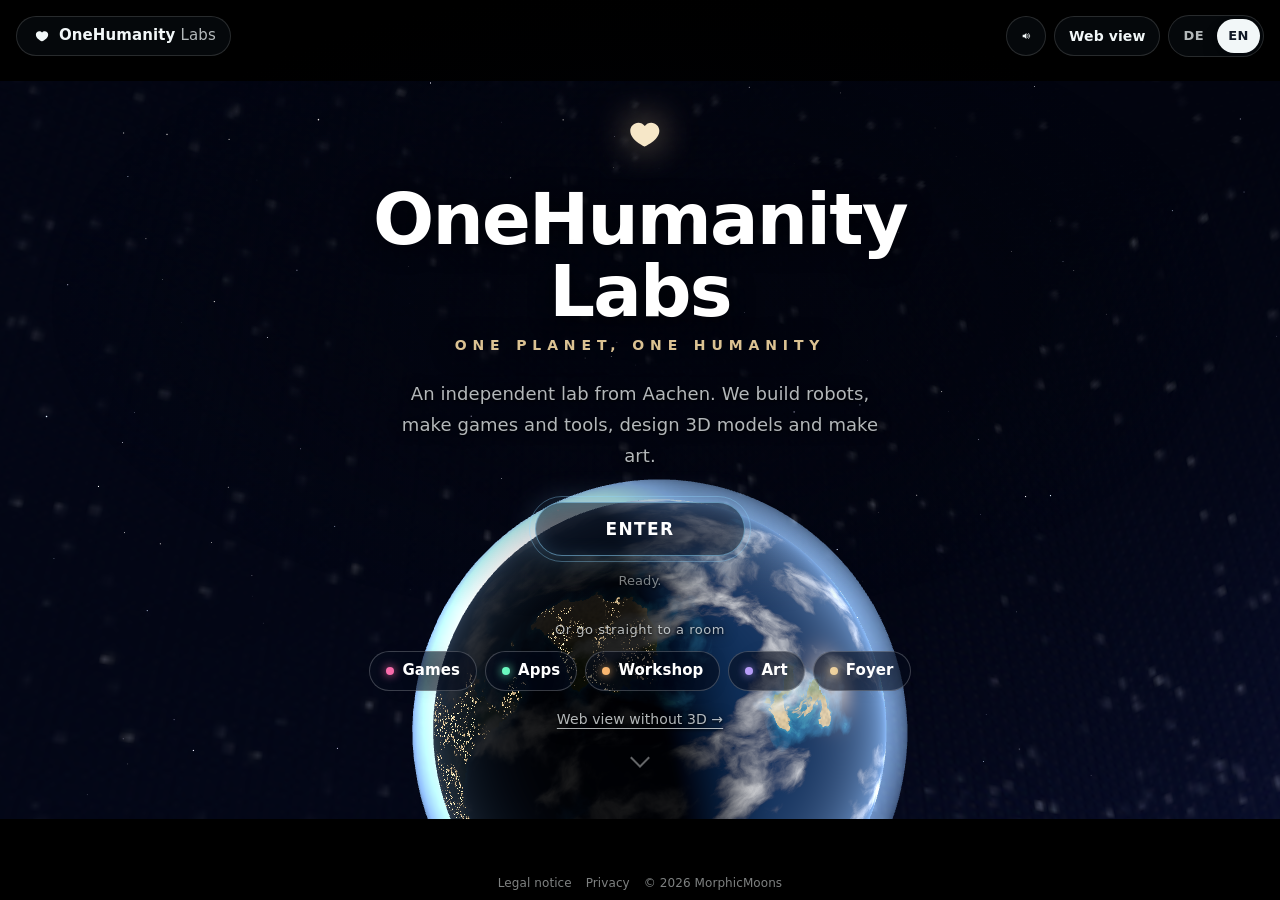
<file: index.html>
<!doctype html>
<html lang="en">
<head>
  <meta charset="utf-8">
  <meta name="viewport" content="width=device-width, initial-scale=1, viewport-fit=cover">
  <link rel="icon" type="image/svg+xml" href="favicon.svg">
  <title>OneHumanity Labs — 3D-Galerie</title>
  <meta name="description" content="OneHumanity Labs aus Aachen: Robotics, Games, Tools, 3D-Design und Kunst – als begehbare 3D-Galerie. Verschiedene Projekte, eine Haltung: offen, lokal und für Menschen gemacht.">
  <link rel="canonical" href="https://oneplanetonehumanity.com/">

  <meta property="og:type" content="website">
  <meta property="og:title" content="OneHumanity Labs — One Planet, One Humanity">
  <meta property="og:description" content="An independent lab from Aachen: robotics, games, tools, 3D design and art – as a gallery you can walk through.">
  <meta property="og:image" content="https://oneplanetonehumanity.com/img/yusu-head-render.jpg">

  <link rel="stylesheet" href="assets/site.css?v=20261126a">
  <link rel="stylesheet" href="assets/gallery.css?v=20261128b">
  <meta name="theme-color" content="#03050c">
  <link rel="modulepreload" href="assets/vendor/three.module.min.js">
</head>

<body class="gallery-page">

  <!-- the 3D gallery draws into this -->
  <div class="g-stage" data-stage aria-hidden="true"></div>

  <!-- welcome: readable without 3D, also for search engines and screen readers -->
  <section class="g-intro" data-intro aria-labelledby="intro-title">
    <div class="g-intro-card">
      <svg width="52" height="52" class="g-intro-logo" viewBox="0 0 64 64" aria-hidden="true">
        <path d="M20 28c0-5.5 4.5-10 10-10 3.1 0 6 1.5 7.9 4 1.9-2.5 4.8-4 7.9-4 5.5 0 10 4.5 10 10 0 11.8-18.1 19.4-18.1 19.4S20 39.8 20 28z" fill="currentColor"/>
      </svg>
      <h1 id="intro-title" class="g-intro-title">OneHumanity Labs</h1>
      <p class="g-intro-claim">One Planet, One Humanity</p>
      <p class="g-intro-lead" data-i18n="introLead">An independent lab from Aachen. We build robots, make games and tools, design 3D models and make art.</p>
      <button class="g-enter" type="button" data-choice="robotics">
        <span class="g-enter-label" data-i18n="introEnter">Enter</span>
      </button>
      <p class="g-intro-status" data-status aria-live="polite">Loading the gallery …</p>
      <p class="g-intro-direct" data-i18n="introDirect">Or go straight to</p>
      <nav class="g-intro-rooms" aria-label="Rooms">
        <a href="#games" data-choice="games" style="--c:#ff6fb0">Games</a>
        <a href="#apps" data-choice="apps" style="--c:#6dffc4">Apps</a>
        <a href="#werkstatt" data-choice="werkstatt" style="--c:#ffbb73" data-i18n="roomWorkshop">Workshop</a>
        <a href="#kunst" data-choice="kunst" style="--c:#bca2ff" data-i18n="roomArt">Art</a>
        <a href="#foyer" data-choice="foyer" style="--c:#f3d7a2">Foyer</a>
      </nav>
      <a class="g-intro-web" href="uebersicht.html" data-i18n="introList">Web view without 3D</a>
      <span class="g-intro-scroll" aria-hidden="true"></span>
    </div>
  </section>

  <!-- cinematic bars and subtitles during the arrival -->
  <div class="g-bars" aria-hidden="true"><i></i><i></i></div>
  <div class="g-touch" aria-hidden="true">
    <div class="g-stick" data-stick><i></i></div>
    <button class="g-jump" type="button" tabindex="-1" data-jump>
      <svg viewBox="0 0 24 24" width="22" height="22" fill="none" stroke="currentColor" stroke-width="2.2" stroke-linecap="round" stroke-linejoin="round"><path d="M6 14l6-6 6 6"/><path d="M6 19l6-6 6 6" opacity=".45"/></svg>
    </button>
  </div>
  <p class="g-subtitle" data-subtitle aria-live="polite" hidden></p>

  <!-- controls on top of the gallery -->
  <header class="g-hud-top">
    <a class="g-brand" href="#foyer" data-room-link="foyer" aria-label="OneHumanity Labs – Foyer">
      <svg width="22" height="22" viewBox="0 0 64 64" aria-hidden="true">
        <path d="M20 28c0-5.5 4.5-10 10-10 3.1 0 6 1.5 7.9 4 1.9-2.5 4.8-4 7.9-4 5.5 0 10 4.5 10 10 0 11.8-18.1 19.4-18.1 19.4S20 39.8 20 28z" fill="currentColor"/>
      </svg>
      <span>OneHumanity <span class="suffix">Labs</span></span>
    </a>
    <nav class="g-rooms" aria-label="Rooms" data-rooms>
      <button type="button" data-room="foyer">Foyer</button>
      <button type="button" data-room="robotics">Robotics</button>
      <button type="button" data-room="games">Games</button>
      <button type="button" data-room="apps">Apps</button>
      <button type="button" data-room="werkstatt" data-i18n="roomWorkshop">Workshop</button>
      <button type="button" data-room="kunst" data-i18n="roomArt">Art</button>
    </nav>
    <div class="g-hud-actions">
      <button class="g-pill g-sound" type="button" data-sound aria-pressed="false" data-i18n-attr="aria-label:hudSound" aria-label="Sound">
        <svg class="on" width="18" height="18" viewBox="0 0 24 24" aria-hidden="true"><path d="M4 9v6h4l5 4V5L8 9H4z" fill="currentColor"/><path d="M16 8.5a5 5 0 0 1 0 7M18.5 6a8.5 8.5 0 0 1 0 12" stroke="currentColor" stroke-width="1.8" fill="none" stroke-linecap="round"/></svg>
        <svg class="off" width="18" height="18" viewBox="0 0 24 24" aria-hidden="true"><path d="M4 9v6h4l5 4V5L8 9H4z" fill="currentColor"/><path d="M16.5 9.5l5 5M21.5 9.5l-5 5" stroke="currentColor" stroke-width="1.8" stroke-linecap="round"/></svg>
      </button>
      <a class="g-pill" href="uebersicht.html"><span class="long" data-i18n="hudList">Web view</span><span class="short" aria-hidden="true">Web</span></a>
      <div class="lang-toggle" role="group" aria-label="Language">
        <button type="button" data-lang="de">DE</button>
        <button type="button" data-lang="en">EN</button>
      </div>
    </div>
  </header>


  <p class="g-toast" data-toast role="status" hidden></p>

  <aside class="g-panel" data-panel hidden aria-labelledby="panel-title" tabindex="-1">
    <button class="g-panel-close" type="button" data-panel-close data-i18n-attr="aria-label:panelClose" aria-label="Close">
      <svg width="18" height="18" viewBox="0 0 24 24" aria-hidden="true"><path d="M6 6l12 12M18 6 6 18" stroke="currentColor" stroke-width="2" stroke-linecap="round"/></svg>
    </button>
    <div class="g-panel-body" data-panel-body></div>
  </aside>

  <footer class="g-legal">
    <a href="impressum.html" data-i18n="navLegal">Legal notice</a>
    <a href="datenschutz.html" data-i18n="navPrivacy">Privacy</a>
    <span>© <span data-year></span> MorphicMoons</span>
  </footer>

  <noscript>
    <p class="g-noscript">Die 3D-Galerie braucht JavaScript. <a href="uebersicht.html">Zur Übersicht ohne 3D</a> · <a href="tools.html">Alle Projekte</a></p>
  </noscript>

  <script>
    window.OH_I18N = {
      de: {
        introLead: 'Ein unabhängiges Lab aus Aachen. Wir bauen Roboter, entwickeln Spiele und Werkzeuge, gestalten 3D-Modelle und machen Kunst.',
        introEnter: 'Eintreten',
        introDirect: 'Oder direkt in einen Raum',
        introList: 'Zur Webansicht ohne 3D →',
        hudSound: 'Ton an oder aus',
        roomWorkshop: 'Werkstatt',
        roomArt: 'Kunst',
        hudList: 'Webansicht',
        panelClose: 'Schließen'
      },
      en: {
        introLead: 'An independent lab from Aachen. We build robots, make games and tools, design 3D models and make art.',
        introEnter: 'Enter',
        introDirect: 'Or go straight to a room',
        introList: 'Web view without 3D →',
        hudSound: 'Sound on or off',
        roomWorkshop: 'Workshop',
        roomArt: 'Art',
        hudList: 'Web view',
        panelClose: 'Close'
      }
    };
  </script>
  <script src="assets/projects.data.js?v=20261127a"></script>
  <script src="assets/artworks.data.js?v=20261125a"></script>
  <script src="assets/projects.render.js?v=20261125c"></script>
  <script src="assets/site.js?v=20261126a"></script>
  <script type="module" src="assets/gallery.js?v=20261128b"></script>
  <script data-goatcounter="https://onehumanity.goatcounter.com/count" async src="//gc.zgo.at/count.js"></script>
</body>
</html>
</file>
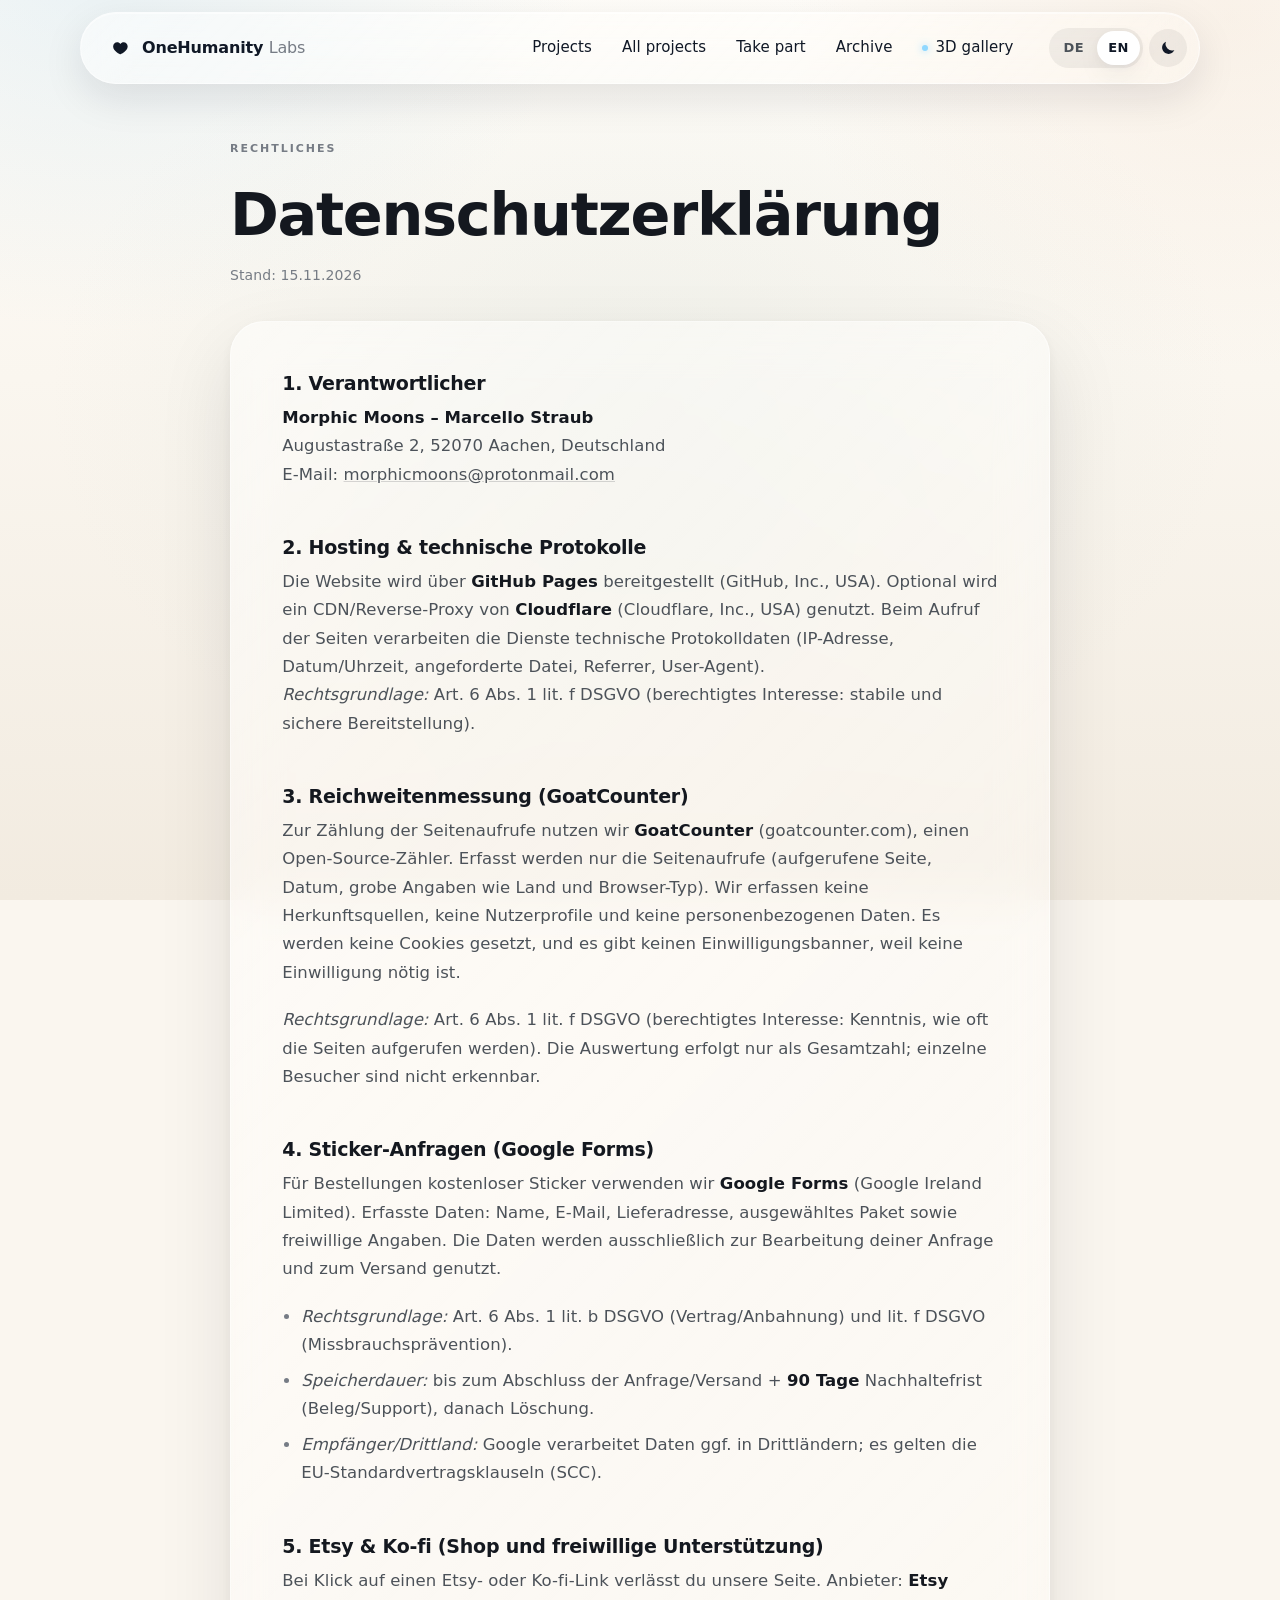
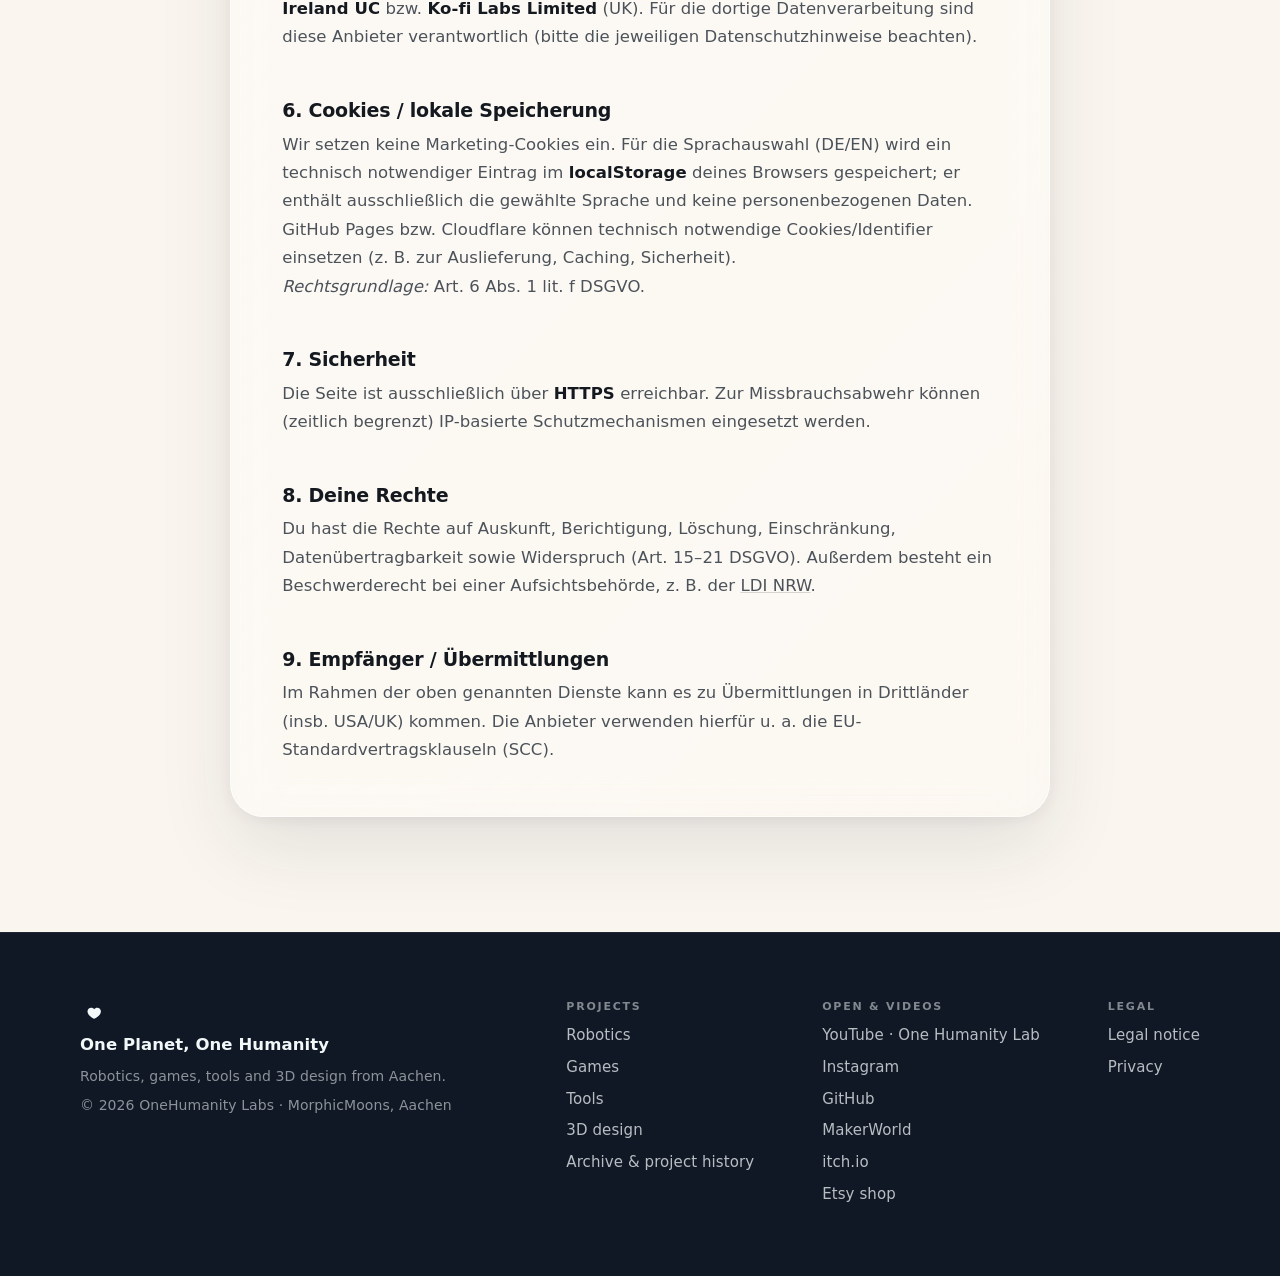
<file: datenschutz.html>
<!doctype html>
<html lang="de" data-lang-fixed>
<head>
  <meta charset="utf-8">
  <meta name="viewport" content="width=device-width, initial-scale=1">
  <link rel="icon" type="image/svg+xml" href="favicon.svg">
  <title>Datenschutzerklärung — OneHumanity Labs / MorphicMoons</title>
  <meta name="robots" content="index,follow">
  <meta name="color-scheme" content="light dark">
  <meta name="theme-color" content="#faf6ef" media="(prefers-color-scheme: light)">
  <meta name="theme-color" content="#0d1219" media="(prefers-color-scheme: dark)">
  <script>try{var t=localStorage.getItem('onehumanity-theme');if(t)document.documentElement.setAttribute('data-theme',t)}catch(e){}</script>
  <link rel="stylesheet" href="assets/site.css?v=20261126a">
</head>

<body class="page">

  <a class="visually-hidden" href="#main">Zum Inhalt</a>

  <nav class="nav" id="nav">
    <a href="index.html" class="brand" aria-label="OneHumanity Labs — home">
      <svg width="26" height="26" class="logo" viewBox="0 0 64 64" aria-hidden="true">
        <path d="M20 28c0-5.5 4.5-10 10-10 3.1 0 6 1.5 7.9 4 1.9-2.5 4.8-4 7.9-4 5.5 0 10 4.5 10 10 0 11.8-18.1 19.4-18.1 19.4S20 39.8 20 28z" fill="currentColor"/>
      </svg>
      <span class="title">OneHumanity <span class="suffix">Labs</span></span>
    </a>

    <div class="nav-actions">
      <div class="lang-toggle" role="group" aria-label="Language">
        <button type="button" data-lang="de">DE</button>
        <button type="button" data-lang="en">EN</button>
      </div>
      <button class="theme-toggle" type="button" data-theme-toggle aria-pressed="false"
              aria-label="Toggle light/dark" data-i18n-attr="aria-label:navTheme">
        <svg width="20" height="20" class="icon-moon" viewBox="0 0 24 24" aria-hidden="true"><path d="M20.5 14.6A8.5 8.5 0 0 1 9.4 3.5a8.5 8.5 0 1 0 11.1 11.1z" fill="currentColor"/></svg>
        <svg width="20" height="20" class="icon-sun" viewBox="0 0 24 24" aria-hidden="true"><circle cx="12" cy="12" r="4.2" fill="currentColor"/><path d="M12 2v2.5M12 19.5V22M2 12h2.5M19.5 12H22M4.9 4.9l1.8 1.8M17.3 17.3l1.8 1.8M4.9 19.1l1.8-1.8M17.3 6.7l1.8-1.8" stroke="currentColor" stroke-width="1.8" stroke-linecap="round" fill="none"/></svg>
      </button>
      <button class="nav-toggle" type="button" aria-expanded="false" aria-controls="nav-links"
              aria-label="Menu" data-i18n-attr="aria-label:navMenu">
        <span></span>
      </button>
    </div>

    <div class="nav-links" id="nav-links">
      <a class="nav-link" href="uebersicht.html#projekte" data-i18n="navProjects">Projects</a>
      <a class="nav-link" href="tools.html" data-i18n="navAllProjects">All projects</a>
      <a class="nav-link" href="uebersicht.html#mitmachen" data-i18n="navJoin">Take part</a>
      <a class="nav-link" href="tools.html#archiv" data-i18n="navArchive">Archive</a>
      <a class="nav-link nav-link-gallery" href="index.html" data-i18n="navGallery">3D gallery</a>
    </div>
  </nav>

  <main id="main">
    <section style="padding-top:calc(var(--nav-h) + var(--sp-7))">
      <div class="wrap narrow">
        <p class="kicker">Rechtliches</p>
        <h1 class="h1" style="margin-bottom:var(--sp-3)">Datenschutzerklärung</h1>
        <p class="small muted" style="margin-bottom:var(--sp-5)">Stand: 15.11.2026</p>

        <div class="glass legal-doc">
          <h2>1. Verantwortlicher</h2>
          <p><strong>Morphic Moons – Marcello Straub</strong><br>
            Augustastraße 2, 52070 Aachen, Deutschland<br>
            E-Mail: <a href="mailto:morphicmoons@protonmail.com">morphicmoons@protonmail.com</a></p>

          <h2>2. Hosting &amp; technische Protokolle</h2>
          <p>Die Website wird über <strong>GitHub Pages</strong> bereitgestellt (GitHub, Inc., USA). Optional wird ein
            CDN/Reverse-Proxy von <strong>Cloudflare</strong> (Cloudflare, Inc., USA) genutzt. Beim Aufruf der Seiten
            verarbeiten die Dienste technische Protokolldaten (IP-Adresse, Datum/Uhrzeit, angeforderte Datei, Referrer,
            User-Agent).<br>
            <em>Rechtsgrundlage:</em> Art. 6 Abs. 1 lit. f DSGVO (berechtigtes Interesse: stabile und sichere
            Bereitstellung).</p>

          <h2>3. Reichweitenmessung (GoatCounter)</h2>
          <p>Zur Zählung der Seitenaufrufe nutzen wir <strong>GoatCounter</strong> (goatcounter.com), einen
            Open-Source-Zähler. Erfasst werden nur die Seitenaufrufe (aufgerufene Seite, Datum, grobe Angaben wie
            Land und Browser-Typ). Wir erfassen keine Herkunftsquellen, keine Nutzerprofile und keine
            personenbezogenen Daten. Es werden keine Cookies gesetzt, und es gibt keinen Einwilligungsbanner, weil keine
            Einwilligung nötig ist.</p>
          <p><em>Rechtsgrundlage:</em> Art. 6 Abs. 1 lit. f DSGVO (berechtigtes Interesse: Kenntnis, wie oft die Seiten
            aufgerufen werden). Die Auswertung erfolgt nur als Gesamtzahl; einzelne Besucher sind nicht erkennbar.</p>

          <h2>4. Sticker-Anfragen (Google Forms)</h2>
          <p>Für Bestellungen kostenloser Sticker verwenden wir <strong>Google Forms</strong> (Google Ireland Limited).
            Erfasste Daten: Name, E-Mail, Lieferadresse, ausgewähltes Paket sowie freiwillige Angaben. Die Daten werden
            ausschließlich zur Bearbeitung deiner Anfrage und zum Versand genutzt.</p>
          <ul>
            <li><em>Rechtsgrundlage:</em> Art. 6 Abs. 1 lit. b DSGVO (Vertrag/Anbahnung) und lit. f DSGVO
              (Missbrauchsprävention).</li>
            <li><em>Speicherdauer:</em> bis zum Abschluss der Anfrage/Versand + <strong>90 Tage</strong> Nachhaltefrist
              (Beleg/Support), danach Löschung.</li>
            <li><em>Empfänger/Drittland:</em> Google verarbeitet Daten ggf. in Drittländern; es gelten die
              EU-Standardvertragsklauseln (SCC).</li>
          </ul>

          <h2>5. Etsy &amp; Ko-fi (Shop und freiwillige Unterstützung)</h2>
          <p>Bei Klick auf einen Etsy- oder Ko-fi-Link verlässt du unsere Seite. Anbieter: <strong>Etsy Ireland
            UC</strong> bzw. <strong>Ko-fi Labs Limited</strong> (UK). Für die dortige Datenverarbeitung sind diese
            Anbieter verantwortlich (bitte die jeweiligen Datenschutzhinweise beachten).</p>

          <h2>6. Cookies / lokale Speicherung</h2>
          <p>Wir setzen keine Marketing-Cookies ein. Für die Sprachauswahl (DE/EN) wird ein technisch notwendiger
            Eintrag im <strong>localStorage</strong> deines Browsers gespeichert; er enthält ausschließlich die gewählte
            Sprache und keine personenbezogenen Daten. GitHub Pages bzw. Cloudflare können technisch notwendige
            Cookies/Identifier einsetzen (z. B. zur Auslieferung, Caching, Sicherheit).
            <br><em>Rechtsgrundlage:</em> Art. 6 Abs. 1 lit. f DSGVO.</p>

          <h2>7. Sicherheit</h2>
          <p>Die Seite ist ausschließlich über <strong>HTTPS</strong> erreichbar. Zur Missbrauchsabwehr können
            (zeitlich begrenzt) IP-basierte Schutzmechanismen eingesetzt werden.</p>

          <h2>8. Deine Rechte</h2>
          <p>Du hast die Rechte auf Auskunft, Berichtigung, Löschung, Einschränkung, Datenübertragbarkeit sowie
            Widerspruch (Art. 15–21 DSGVO). Außerdem besteht ein Beschwerderecht bei einer Aufsichtsbehörde, z. B. der
            <a href="https://www.ldi.nrw.de/" target="_blank" rel="noopener">LDI NRW</a>.</p>

          <h2>9. Empfänger / Übermittlungen</h2>
          <p>Im Rahmen der oben genannten Dienste kann es zu Übermittlungen in Drittländer (insb. USA/UK) kommen. Die
            Anbieter verwenden hierfür u. a. die EU-Standardvertragsklauseln (SCC).</p>
        </div>
      </div>
    </section>
  </main>

  <footer class="site-footer">
    <div class="footer-inner">
      <div class="footer-brand">
        <svg width="26" height="26" class="logo" viewBox="0 0 64 64" aria-hidden="true">
          <path d="M20 28c0-5.5 4.5-10 10-10 3.1 0 6 1.5 7.9 4 1.9-2.5 4.8-4 7.9-4 5.5 0 10 4.5 10 10 0 11.8-18.1 19.4-18.1 19.4S20 39.8 20 28z" fill="currentColor"/>
        </svg>
        <strong class="manifest">One Planet, One Humanity</strong>
        <span class="small" data-i18n="footerTagline">Robotics, games, tools and 3D design from Aachen.</span>
        <span class="small">© <span data-year>2026</span> OneHumanity Labs · MorphicMoons, Aachen</span>
      </div>
      <div class="footer-cols">
        <div class="footer-col">
          <h2 data-i18n="footerProjects">Projects</h2>
          <ul class="footer-nav">
            <li><a href="uebersicht.html#robotics">Robotics</a></li>
            <li><a href="uebersicht.html#games">Games</a></li>
            <li><a href="uebersicht.html#tools">Tools</a></li>
            <li><a href="uebersicht.html#design" data-i18n="navDesign">3D design</a></li>
            <li><a href="tools.html#archiv" data-i18n="footerArchive">Archive &amp; history</a></li>
          </ul>
        </div>
        <div class="footer-col">
          <h2 data-i18n="footerOpen">Open</h2>
          <ul class="footer-nav">
            <li><a href="https://www.youtube.com/@marcelloswigswag" target="_blank" rel="noopener">YouTube · One Humanity Lab</a></li>
            <li><a href="https://www.instagram.com/marcelloswigswag/" target="_blank" rel="noopener">Instagram</a></li>
            <li><a href="https://github.com/DesignStraub" target="_blank" rel="noopener">GitHub</a></li>
            <li><a href="https://makerworld.com/@MarcelloStr" target="_blank" rel="noopener">MakerWorld</a></li>
            <li><a href="https://onehumanity.itch.io" target="_blank" rel="noopener">itch.io</a></li>
            <li><a href="https://oneplanetonehumanity.etsy.com" target="_blank" rel="noopener" data-i18n="footerEtsy">Etsy shop</a></li>
          </ul>
        </div>
        <div class="footer-col">
          <h2 data-i18n="footerLegal">Legal</h2>
          <ul class="footer-nav">
            <li><a href="impressum.html" data-i18n="navLegal">Legal notice</a></li>
            <li><a href="datenschutz.html" data-i18n="navPrivacy">Privacy</a></li>
          </ul>
        </div>
      </div>
    </div>
  </footer>

  <script src="assets/site.js?v=20261126a"></script>
  <script data-goatcounter="https://onehumanity.goatcounter.com/count" async src="//gc.zgo.at/count.js"></script>
</body>
</html>
</file>
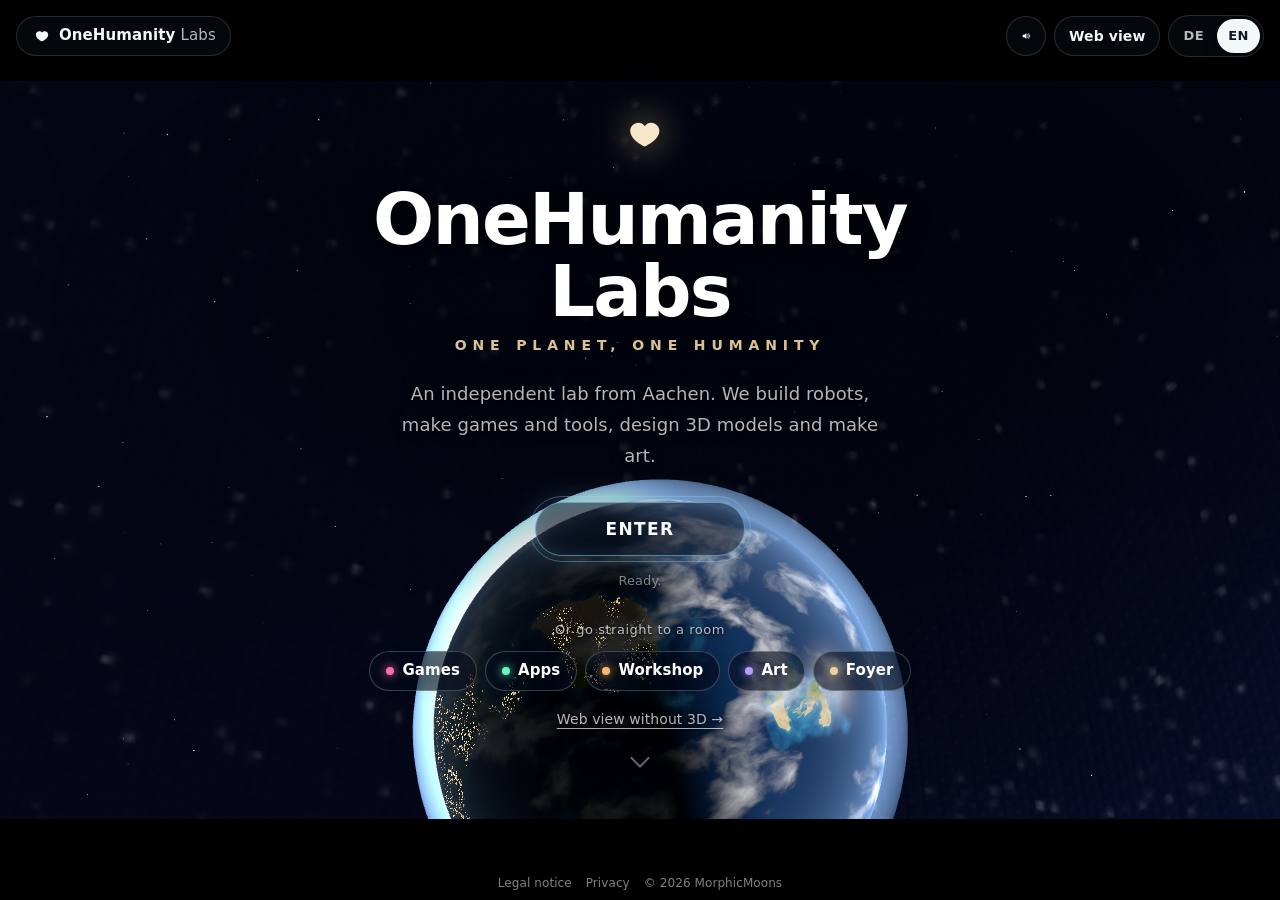
<file: galerie.html>
<!doctype html>
<html lang="de">
<head>
  <meta charset="utf-8">
  <meta name="viewport" content="width=device-width, initial-scale=1">
  <title>3D-Galerie — OneHumanity Labs</title>
  <meta name="robots" content="noindex">
  <link rel="canonical" href="https://oneplanetonehumanity.com/">
  <script>location.replace('./' + location.hash);</script>
  <meta http-equiv="refresh" content="0; url=./">
</head>
<body>
  <p><a href="./">Zur 3D-Galerie</a></p>
</body>
</html>
</file>
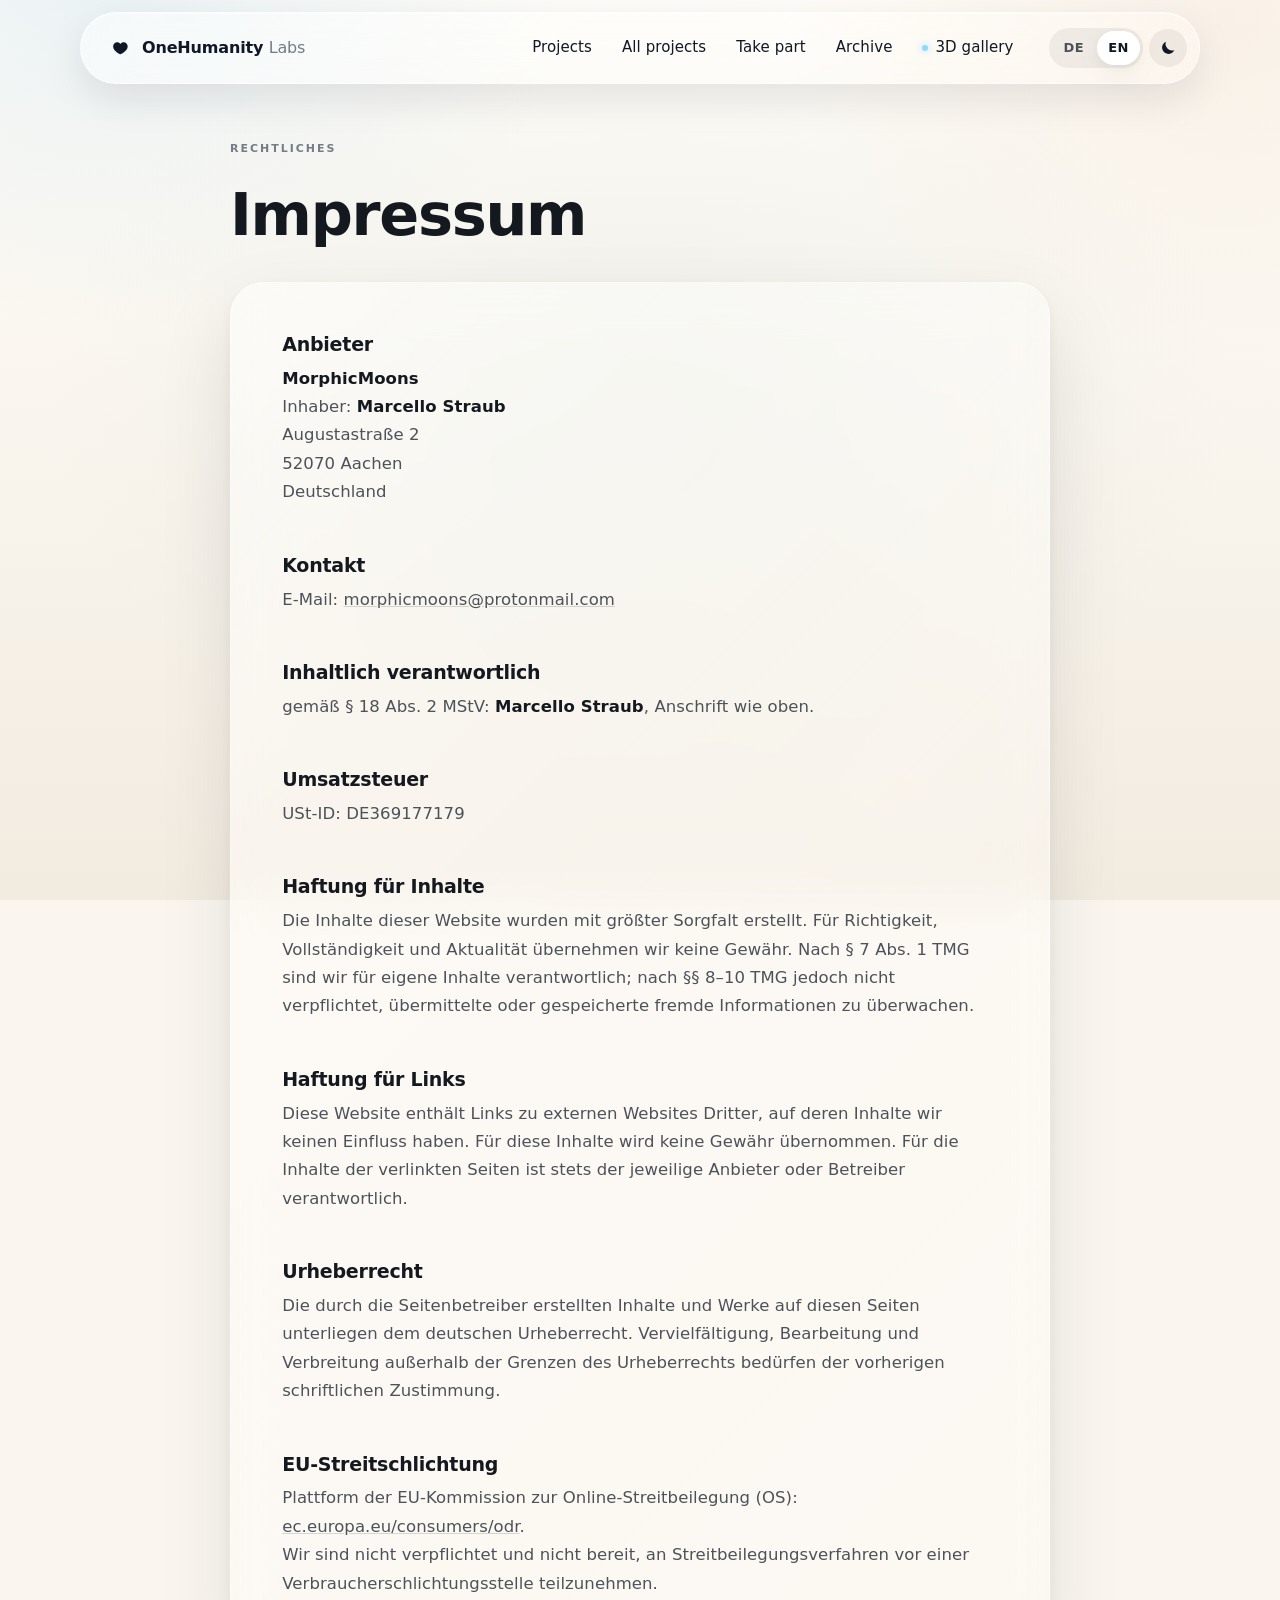
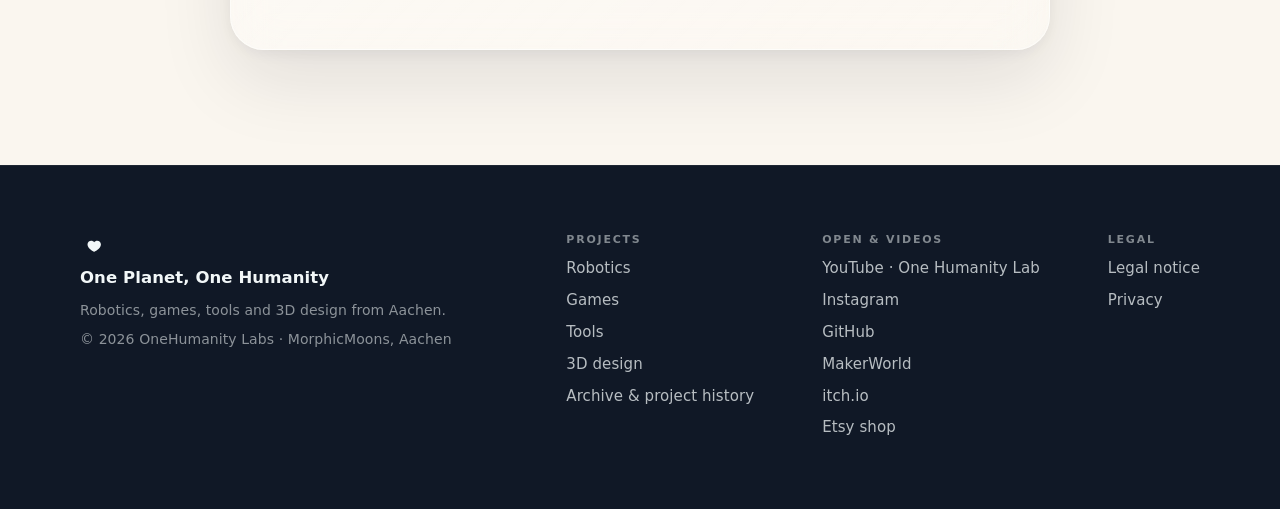
<file: impressum.html>
<!doctype html>
<html lang="de" data-lang-fixed>
<head>
  <meta charset="utf-8">
  <meta name="viewport" content="width=device-width, initial-scale=1">
  <link rel="icon" type="image/svg+xml" href="favicon.svg">
  <title>Impressum — OneHumanity Labs / MorphicMoons</title>
  <meta name="robots" content="index,follow">
  <meta name="color-scheme" content="light dark">
  <meta name="theme-color" content="#faf6ef" media="(prefers-color-scheme: light)">
  <meta name="theme-color" content="#0d1219" media="(prefers-color-scheme: dark)">
  <script>try{var t=localStorage.getItem('onehumanity-theme');if(t)document.documentElement.setAttribute('data-theme',t)}catch(e){}</script>
  <link rel="stylesheet" href="assets/site.css?v=20261126a">
</head>

<body class="page">

  <a class="visually-hidden" href="#main">Zum Inhalt</a>

  <nav class="nav" id="nav">
    <a href="index.html" class="brand" aria-label="OneHumanity Labs — home">
      <svg width="26" height="26" class="logo" viewBox="0 0 64 64" aria-hidden="true">
        <path d="M20 28c0-5.5 4.5-10 10-10 3.1 0 6 1.5 7.9 4 1.9-2.5 4.8-4 7.9-4 5.5 0 10 4.5 10 10 0 11.8-18.1 19.4-18.1 19.4S20 39.8 20 28z" fill="currentColor"/>
      </svg>
      <span class="title">OneHumanity <span class="suffix">Labs</span></span>
    </a>

    <div class="nav-actions">
      <div class="lang-toggle" role="group" aria-label="Language">
        <button type="button" data-lang="de">DE</button>
        <button type="button" data-lang="en">EN</button>
      </div>
      <button class="theme-toggle" type="button" data-theme-toggle aria-pressed="false"
              aria-label="Toggle light/dark" data-i18n-attr="aria-label:navTheme">
        <svg width="20" height="20" class="icon-moon" viewBox="0 0 24 24" aria-hidden="true"><path d="M20.5 14.6A8.5 8.5 0 0 1 9.4 3.5a8.5 8.5 0 1 0 11.1 11.1z" fill="currentColor"/></svg>
        <svg width="20" height="20" class="icon-sun" viewBox="0 0 24 24" aria-hidden="true"><circle cx="12" cy="12" r="4.2" fill="currentColor"/><path d="M12 2v2.5M12 19.5V22M2 12h2.5M19.5 12H22M4.9 4.9l1.8 1.8M17.3 17.3l1.8 1.8M4.9 19.1l1.8-1.8M17.3 6.7l1.8-1.8" stroke="currentColor" stroke-width="1.8" stroke-linecap="round" fill="none"/></svg>
      </button>
      <button class="nav-toggle" type="button" aria-expanded="false" aria-controls="nav-links"
              aria-label="Menu" data-i18n-attr="aria-label:navMenu">
        <span></span>
      </button>
    </div>

    <div class="nav-links" id="nav-links">
      <a class="nav-link" href="uebersicht.html#projekte" data-i18n="navProjects">Projects</a>
      <a class="nav-link" href="tools.html" data-i18n="navAllProjects">All projects</a>
      <a class="nav-link" href="uebersicht.html#mitmachen" data-i18n="navJoin">Take part</a>
      <a class="nav-link" href="tools.html#archiv" data-i18n="navArchive">Archive</a>
      <a class="nav-link nav-link-gallery" href="index.html" data-i18n="navGallery">3D gallery</a>
    </div>
  </nav>

  <main id="main">
    <section style="padding-top:calc(var(--nav-h) + var(--sp-7))">
      <div class="wrap narrow">
        <p class="kicker">Rechtliches</p>
        <h1 class="h1" style="margin-bottom:var(--sp-5)">Impressum</h1>

        <div class="glass legal-doc">
          <h2>Anbieter</h2>
          <p>
            <strong>MorphicMoons</strong><br>
            Inhaber: <strong>Marcello Straub</strong><br>
            Augustastraße 2<br>
            52070 Aachen<br>
            Deutschland
          </p>

          <h2>Kontakt</h2>
          <p>E-Mail: <a href="mailto:morphicmoons@protonmail.com">morphicmoons@protonmail.com</a></p>

          <h2>Inhaltlich verantwortlich</h2>
          <p>gemäß § 18 Abs. 2 MStV: <strong>Marcello Straub</strong>, Anschrift wie oben.</p>

          <h2>Umsatzsteuer</h2>
          <p>USt-ID: DE369177179</p>

          <h2>Haftung für Inhalte</h2>
          <p>Die Inhalte dieser Website wurden mit größter Sorgfalt erstellt. Für Richtigkeit, Vollständigkeit und
            Aktualität übernehmen wir keine Gewähr. Nach § 7 Abs. 1 TMG sind wir für eigene Inhalte verantwortlich; nach
            §§ 8–10 TMG jedoch nicht verpflichtet, übermittelte oder gespeicherte fremde Informationen zu überwachen.</p>

          <h2>Haftung für Links</h2>
          <p>Diese Website enthält Links zu externen Websites Dritter, auf deren Inhalte wir keinen Einfluss haben.
            Für diese Inhalte wird keine Gewähr übernommen. Für die Inhalte der verlinkten Seiten ist stets der jeweilige
            Anbieter oder Betreiber verantwortlich.</p>

          <h2>Urheberrecht</h2>
          <p>Die durch die Seitenbetreiber erstellten Inhalte und Werke auf diesen Seiten unterliegen dem deutschen
            Urheberrecht. Vervielfältigung, Bearbeitung und Verbreitung außerhalb der Grenzen des Urheberrechts bedürfen
            der vorherigen schriftlichen Zustimmung.</p>

          <h2>EU-Streitschlichtung</h2>
          <p>Plattform der EU-Kommission zur Online-Streitbeilegung (OS):
            <a href="https://ec.europa.eu/consumers/odr/" target="_blank" rel="noopener">ec.europa.eu/consumers/odr</a>.<br>
            Wir sind nicht verpflichtet und nicht bereit, an Streitbeilegungsverfahren vor einer
            Verbraucherschlichtungsstelle teilzunehmen.</p>
        </div>
      </div>
    </section>
  </main>

  <footer class="site-footer">
    <div class="footer-inner">
      <div class="footer-brand">
        <svg width="26" height="26" class="logo" viewBox="0 0 64 64" aria-hidden="true">
          <path d="M20 28c0-5.5 4.5-10 10-10 3.1 0 6 1.5 7.9 4 1.9-2.5 4.8-4 7.9-4 5.5 0 10 4.5 10 10 0 11.8-18.1 19.4-18.1 19.4S20 39.8 20 28z" fill="currentColor"/>
        </svg>
        <strong class="manifest">One Planet, One Humanity</strong>
        <span class="small" data-i18n="footerTagline">Robotics, games, tools and 3D design from Aachen.</span>
        <span class="small">© <span data-year>2026</span> OneHumanity Labs · MorphicMoons, Aachen</span>
      </div>
      <div class="footer-cols">
        <div class="footer-col">
          <h2 data-i18n="footerProjects">Projects</h2>
          <ul class="footer-nav">
            <li><a href="uebersicht.html#robotics">Robotics</a></li>
            <li><a href="uebersicht.html#games">Games</a></li>
            <li><a href="uebersicht.html#tools">Tools</a></li>
            <li><a href="uebersicht.html#design" data-i18n="navDesign">3D design</a></li>
            <li><a href="tools.html#archiv" data-i18n="footerArchive">Archive &amp; history</a></li>
          </ul>
        </div>
        <div class="footer-col">
          <h2 data-i18n="footerOpen">Open</h2>
          <ul class="footer-nav">
            <li><a href="https://www.youtube.com/@marcelloswigswag" target="_blank" rel="noopener">YouTube · One Humanity Lab</a></li>
            <li><a href="https://www.instagram.com/marcelloswigswag/" target="_blank" rel="noopener">Instagram</a></li>
            <li><a href="https://github.com/DesignStraub" target="_blank" rel="noopener">GitHub</a></li>
            <li><a href="https://makerworld.com/@MarcelloStr" target="_blank" rel="noopener">MakerWorld</a></li>
            <li><a href="https://onehumanity.itch.io" target="_blank" rel="noopener">itch.io</a></li>
            <li><a href="https://oneplanetonehumanity.etsy.com" target="_blank" rel="noopener" data-i18n="footerEtsy">Etsy shop</a></li>
          </ul>
        </div>
        <div class="footer-col">
          <h2 data-i18n="footerLegal">Legal</h2>
          <ul class="footer-nav">
            <li><a href="impressum.html" data-i18n="navLegal">Legal notice</a></li>
            <li><a href="datenschutz.html" data-i18n="navPrivacy">Privacy</a></li>
          </ul>
        </div>
      </div>
    </div>
  </footer>

  <script src="assets/site.js?v=20261126a"></script>
  <script data-goatcounter="https://onehumanity.goatcounter.com/count" async src="//gc.zgo.at/count.js"></script>
</body>
</html>
</file>
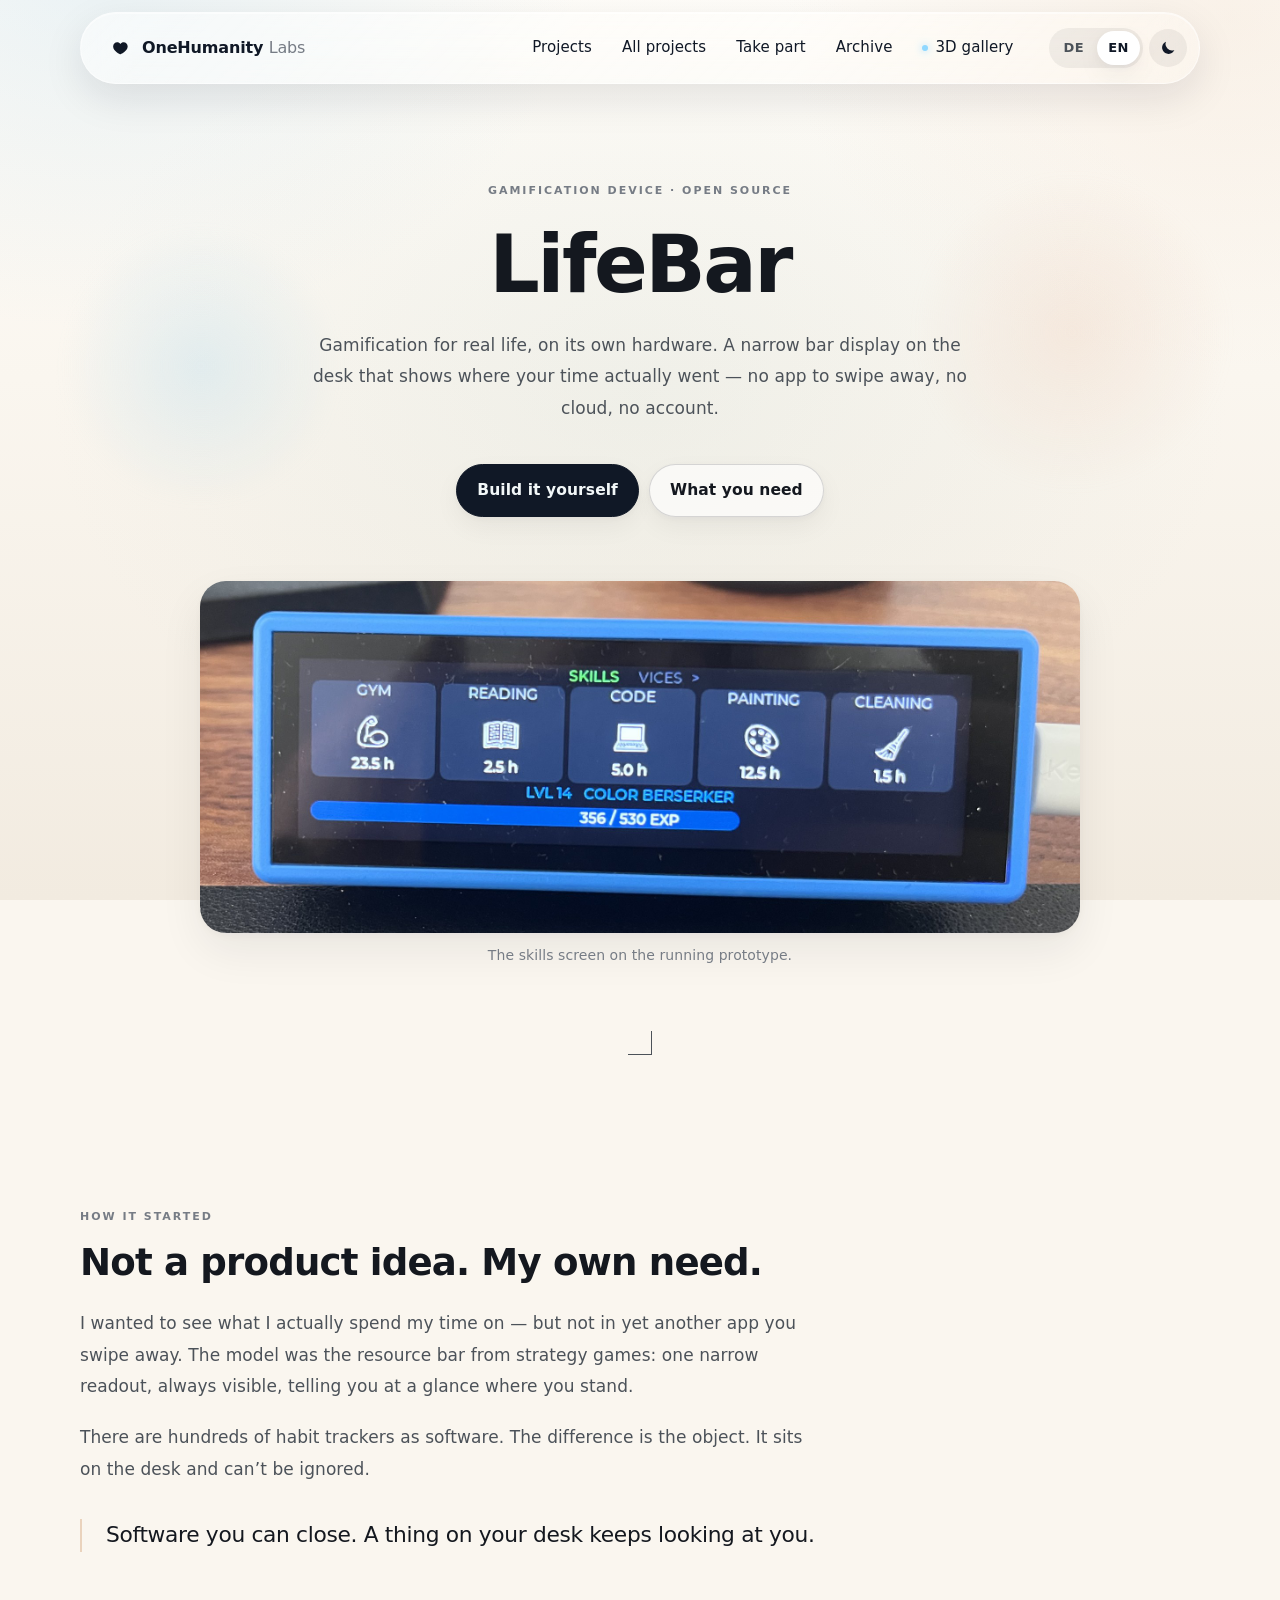
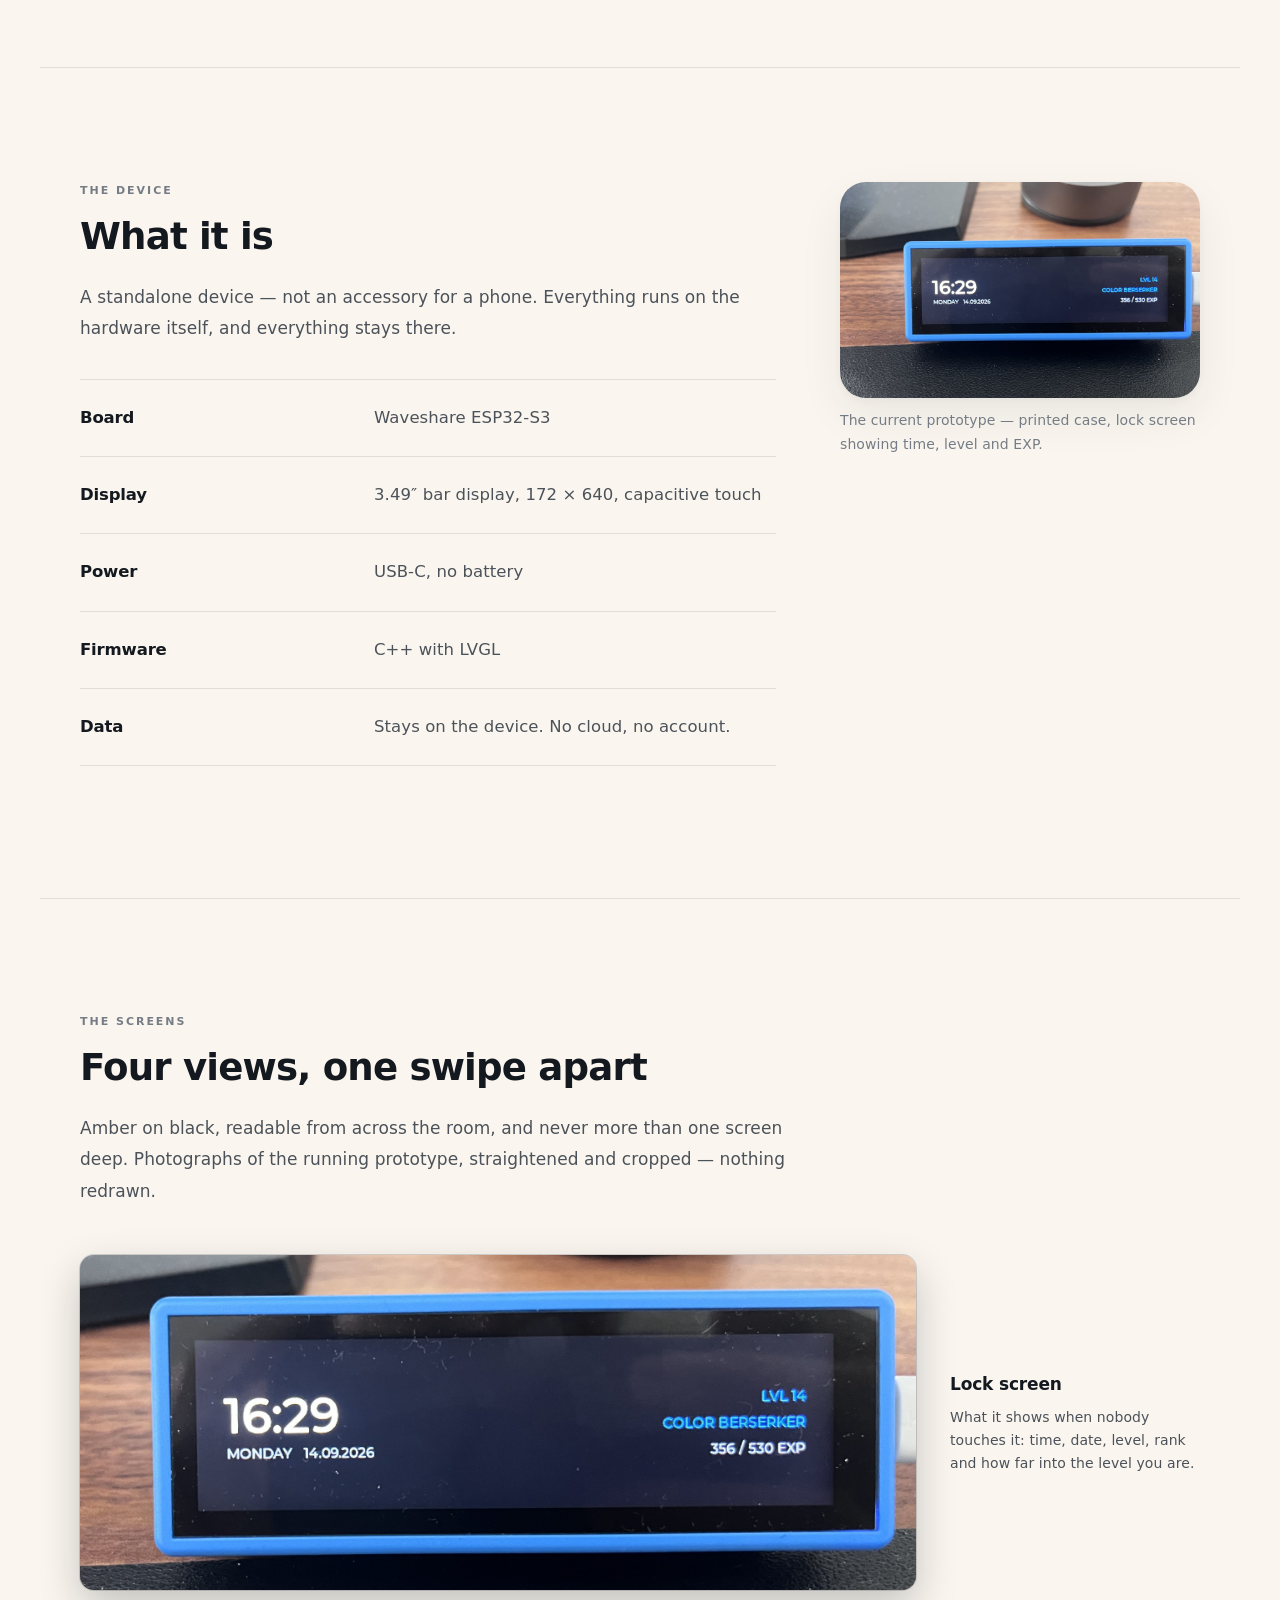
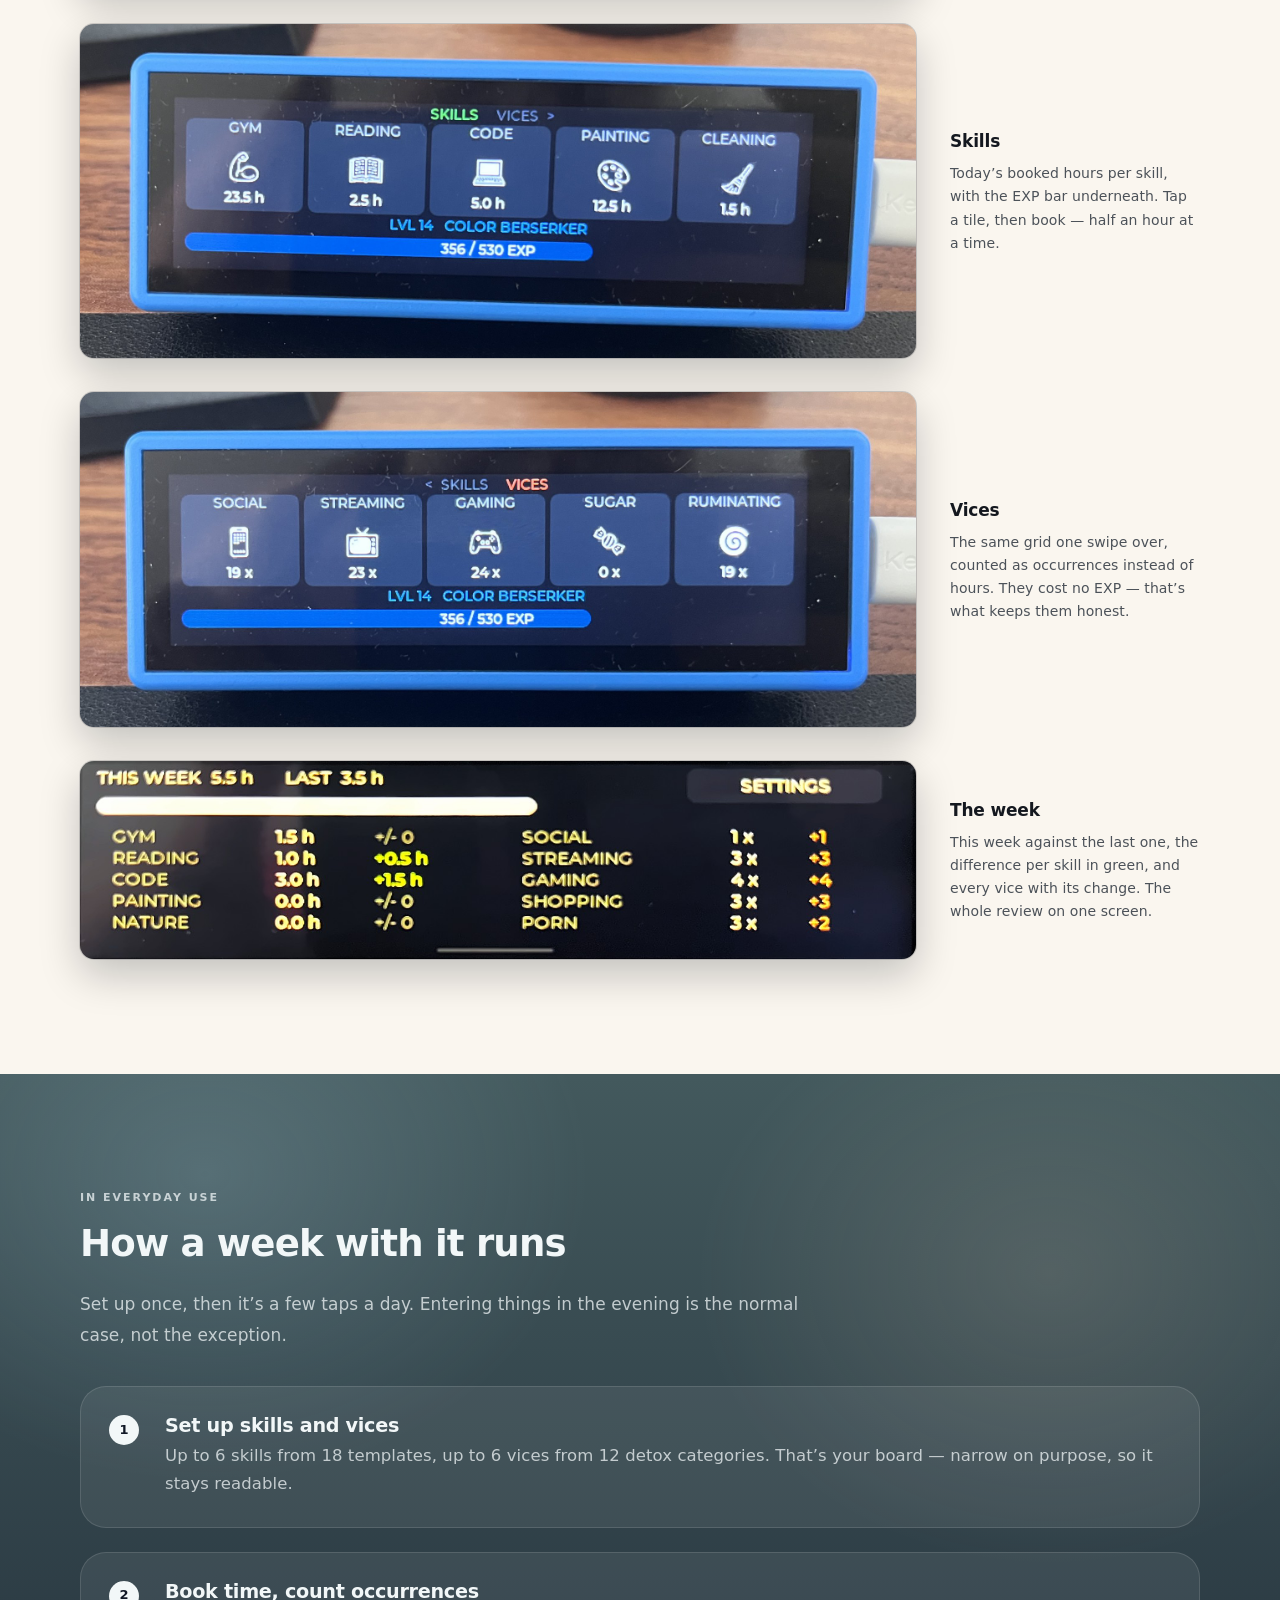
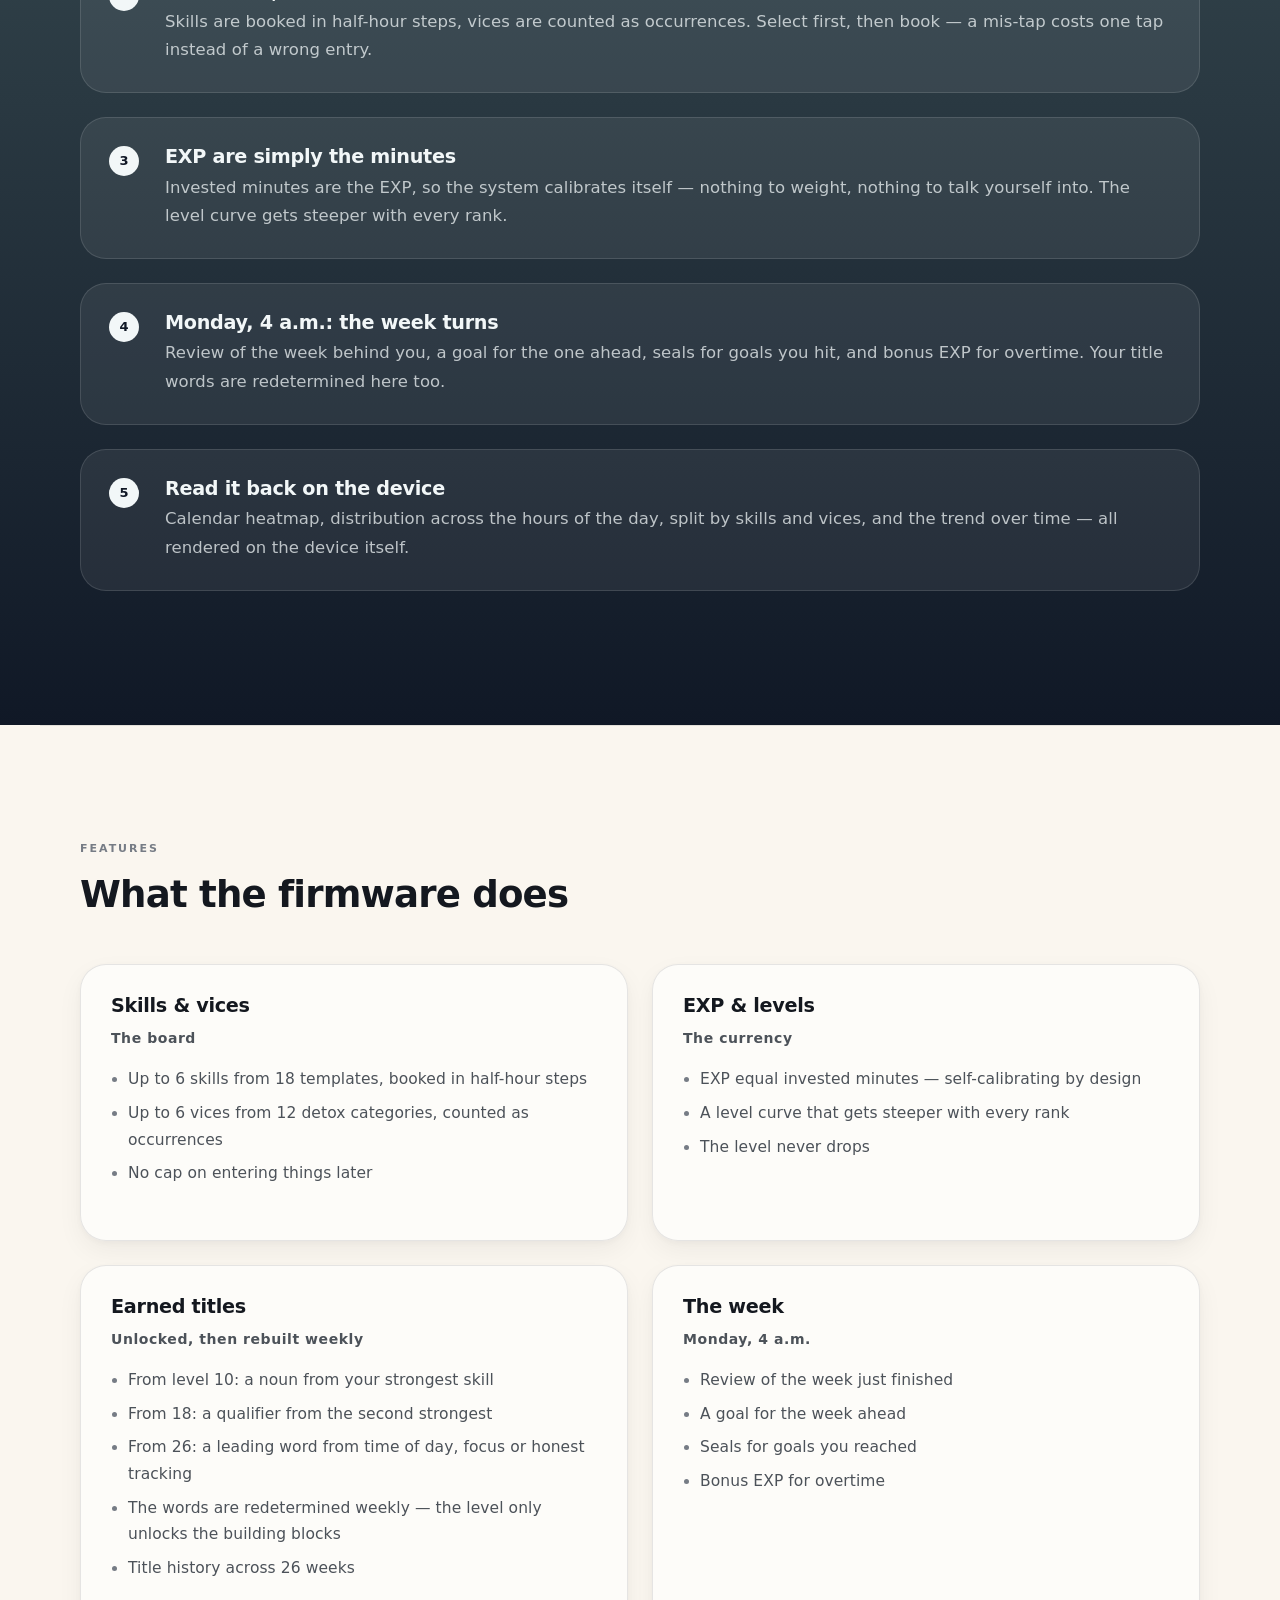
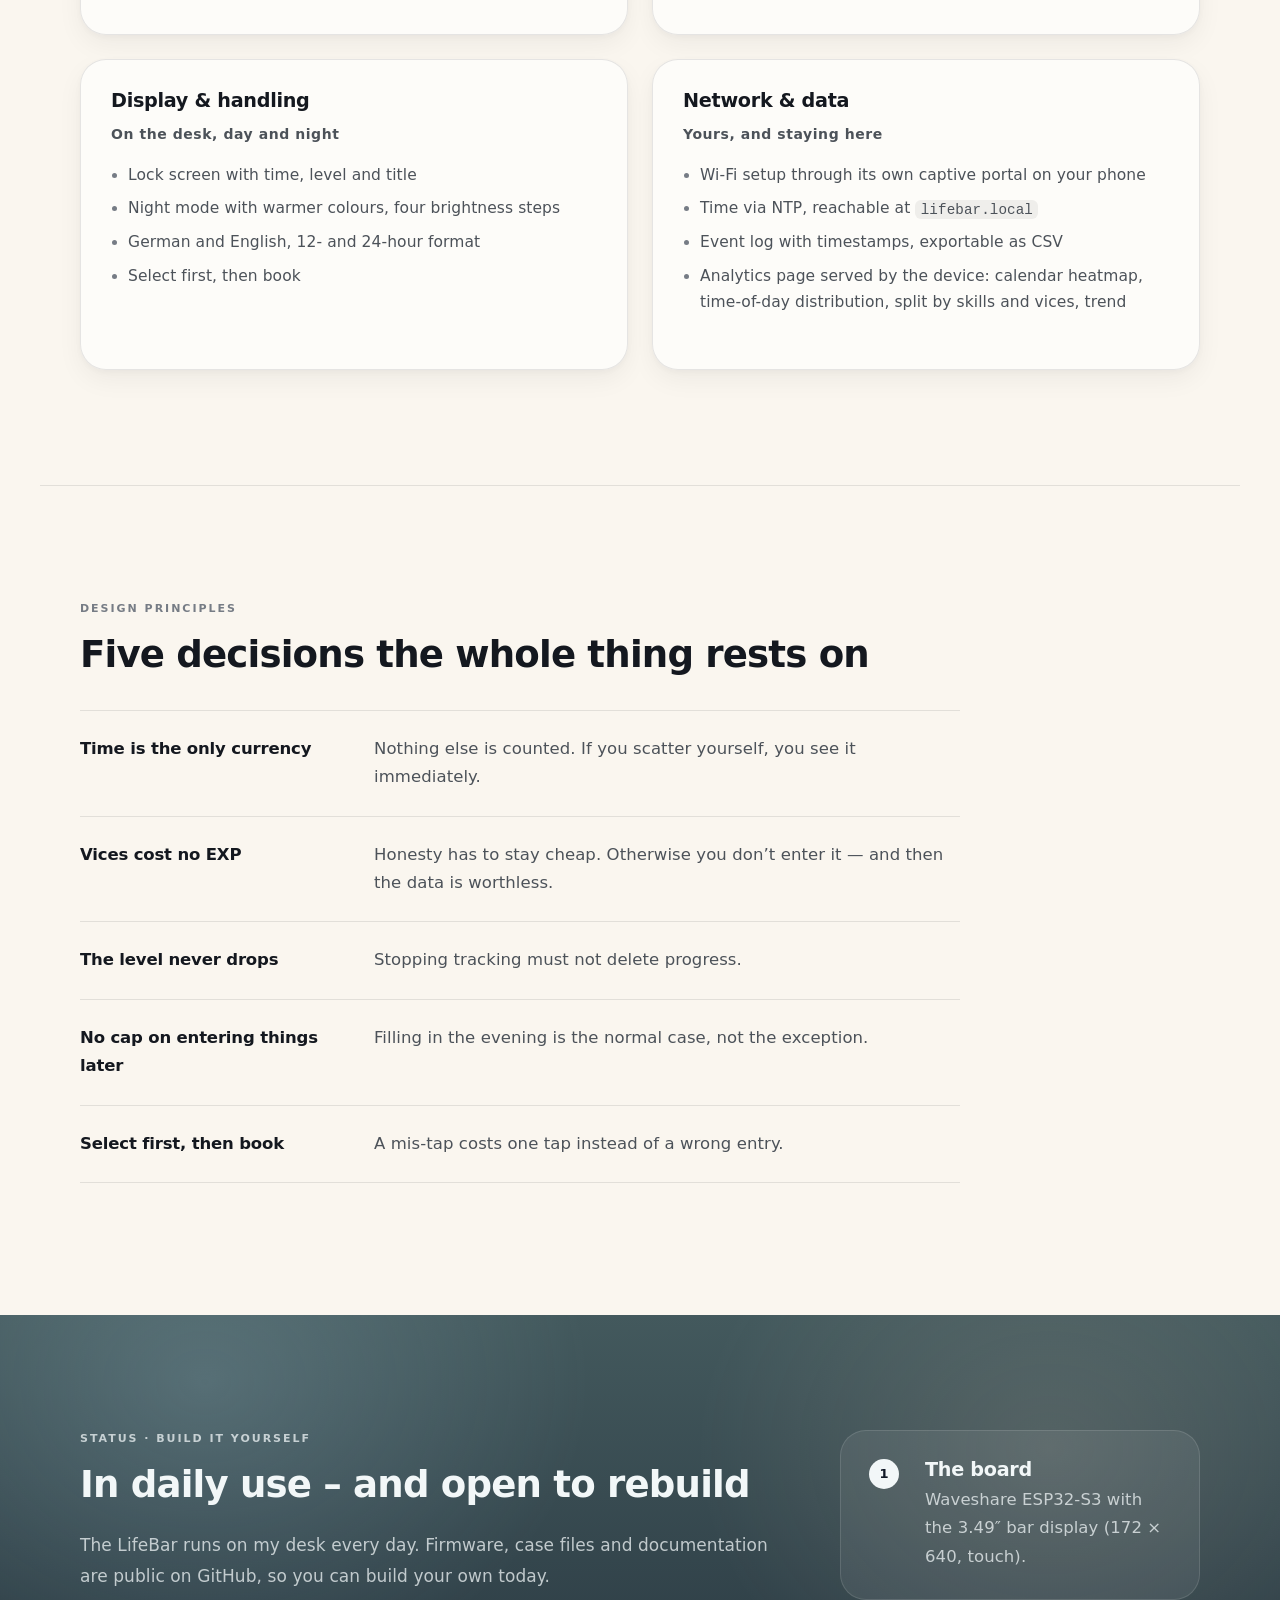
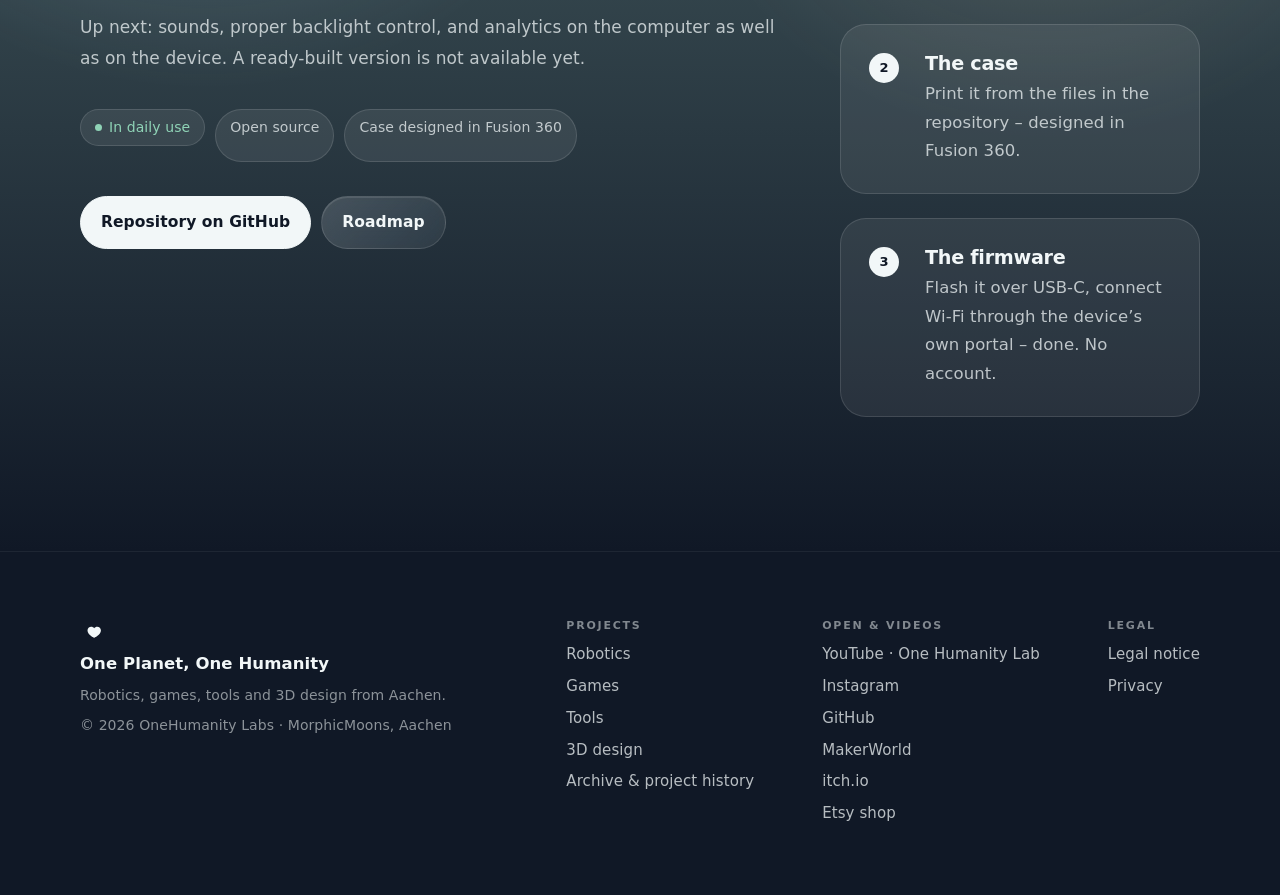
<file: lifebar.html>
<!doctype html>
<html lang="en">
<head>
  <meta charset="utf-8">
  <meta name="viewport" content="width=device-width, initial-scale=1">
  <link rel="icon" type="image/svg+xml" href="favicon.svg">
  <title>LifeBar — OneHumanity Labs</title>
  <meta name="description" content="LifeBar: gamification for real life on dedicated hardware. An ESP32-S3 bar display on your desk that turns invested minutes into EXP, levels and earned titles. No cloud, no account.">
  <meta name="color-scheme" content="light dark">
  <meta name="theme-color" content="#faf6ef" media="(prefers-color-scheme: light)">
  <meta name="theme-color" content="#0d1219" media="(prefers-color-scheme: dark)">
  <script>try{var t=localStorage.getItem('onehumanity-theme');if(t)document.documentElement.setAttribute('data-theme',t)}catch(e){}</script>
  <link rel="stylesheet" href="assets/site.css?v=20261126a">
</head>

<body class="page">

  <a class="visually-hidden" href="#main">Skip to content</a>

  <nav class="nav" id="nav">
    <a href="index.html" class="brand" aria-label="OneHumanity Labs — home">
      <svg width="26" height="26" class="logo" viewBox="0 0 64 64" aria-hidden="true">
        <path d="M20 28c0-5.5 4.5-10 10-10 3.1 0 6 1.5 7.9 4 1.9-2.5 4.8-4 7.9-4 5.5 0 10 4.5 10 10 0 11.8-18.1 19.4-18.1 19.4S20 39.8 20 28z" fill="currentColor"/>
      </svg>
      <span class="title">OneHumanity <span class="suffix">Labs</span></span>
    </a>

    <div class="nav-actions">
      <div class="lang-toggle" role="group" aria-label="Language">
        <button type="button" data-lang="de">DE</button>
        <button type="button" data-lang="en">EN</button>
      </div>
      <button class="theme-toggle" type="button" data-theme-toggle aria-pressed="false"
              aria-label="Toggle light/dark" data-i18n-attr="aria-label:navTheme">
        <svg width="20" height="20" class="icon-moon" viewBox="0 0 24 24" aria-hidden="true"><path d="M20.5 14.6A8.5 8.5 0 0 1 9.4 3.5a8.5 8.5 0 1 0 11.1 11.1z" fill="currentColor"/></svg>
        <svg width="20" height="20" class="icon-sun" viewBox="0 0 24 24" aria-hidden="true"><circle cx="12" cy="12" r="4.2" fill="currentColor"/><path d="M12 2v2.5M12 19.5V22M2 12h2.5M19.5 12H22M4.9 4.9l1.8 1.8M17.3 17.3l1.8 1.8M4.9 19.1l1.8-1.8M17.3 6.7l1.8-1.8" stroke="currentColor" stroke-width="1.8" stroke-linecap="round" fill="none"/></svg>
      </button>
      <button class="nav-toggle" type="button" aria-expanded="false" aria-controls="nav-links"
              aria-label="Menu" data-i18n-attr="aria-label:navMenu">
        <span></span>
      </button>
    </div>

    <div class="nav-links" id="nav-links">
      <a class="nav-link" href="uebersicht.html#projekte" data-i18n="navProjects">Projects</a>
      <a class="nav-link" href="tools.html" data-i18n="navAllProjects">All projects</a>
      <a class="nav-link" href="uebersicht.html#mitmachen" data-i18n="navJoin">Take part</a>
      <a class="nav-link" href="tools.html#archiv" data-i18n="navArchive">Archive</a>
      <a class="nav-link nav-link-gallery" href="index.html" data-i18n="navGallery">3D gallery</a>
    </div>
  </nav>

  <main id="main">

    <!-- ================= HERO ================= -->
    <header class="hero" id="top">
      <span class="orb a" aria-hidden="true"></span>
      <span class="orb b" aria-hidden="true"></span>

      <div class="hero-inner">
        <div data-lang-content="en" class="active reveal">
          <p class="kicker">Gamification device · Open source</p>
          <h1 class="h-hero">LifeBar</h1>
          <p class="lead">Gamification for real life, on its own hardware. A narrow bar display on the desk that shows where your time actually went — no app to swipe away, no cloud, no account.</p>
        </div>
        <div data-lang-content="de" class="reveal">
          <p class="kicker">Gamification-Gerät · Open Source</p>
          <h1 class="h-hero">LifeBar</h1>
          <p class="lead">Gamification fürs echte Leben, auf eigener Hardware. Ein schmales Balkendisplay auf dem Schreibtisch, das zeigt, wofür deine Zeit wirklich draufgeht — keine App, die man wegwischt, keine Cloud, kein Account.</p>
        </div>

        <div class="btn-row reveal" style="justify-content:center;margin-top:var(--sp-4)">
          <a class="btn primary" href="https://github.com/DesignStraub/lifebar" target="_blank" rel="noopener" data-i18n="lbCtaBuild">Build it yourself</a>
          <a class="btn" href="#build" data-i18n="lbCtaHow">What you need</a>
        </div>

        <figure class="media reveal" style="margin-top:var(--sp-6);width:min(100%,880px)">
          <img src="img/lifebar-screen-skills.jpg" width="2000" height="800" loading="eager"
               alt="The LifeBar skills screen: Gym 23.5 h, Reading 2.5 h, Code 5.0 h, Painting 12.5 h, Cleaning 1.5 h, with the level bar at 356 of 530 EXP">
          <figcaption data-i18n="lbHeroCaption">The skills screen on the running prototype.</figcaption>
        </figure>

        <a href="#story" class="arrow-down reveal" aria-label="Scroll down"></a>
      </div>
    </header>

    <!-- ================= STORY ================= -->
    <section id="story">
      <div class="wrap">
        <div data-lang-content="en" class="active reveal">
          <p class="kicker">How it started</p>
          <h2 class="section-title">Not a product idea. My own need.</h2>
          <div class="lead">
            <p>I wanted to see what I actually spend my time on — but not in yet another app you swipe away. The model was the resource bar from strategy games: one narrow readout, always visible, telling you at a glance where you stand.</p>
            <p>There are hundreds of habit trackers as software. The difference is the object. It sits on the desk and can’t be ignored.</p>
          </div>
          <p class="quote">Software you can close. A thing on your desk keeps looking at you.</p>
        </div>

        <div data-lang-content="de" class="reveal">
          <p class="kicker">Wie es entstand</p>
          <h2 class="section-title">Keine Produktidee. Eigenbedarf.</h2>
          <div class="lead">
            <p>Ich wollte sehen, wofür ich meine Zeit tatsächlich verwende — aber nicht in noch einer App, die man wegwischt. Vorbild waren die Ressourcenleisten aus Strategiespielen: eine schmale Anzeige, die immer sichtbar ist und auf einen Blick zeigt, wie man steht.</p>
            <p>Habit-Tracker als Software gibt es hunderte. Der Unterschied liegt im Objekt, das auf dem Schreibtisch steht und nicht ignoriert werden kann.</p>
          </div>
          <p class="quote">Software kann man schließen. Ein Ding auf dem Tisch schaut zurück.</p>
        </div>
      </div>
    </section>

    <!-- ================= WHAT IT IS ================= -->
    <section id="what">
      <div class="wrap">
        <div class="split">
          <div>
            <div data-lang-content="en" class="active reveal">
              <p class="kicker">The device</p>
              <h2 class="section-title">What it is</h2>
              <div class="lead">
                <p>A standalone device — not an accessory for a phone. Everything runs on the hardware itself, and everything stays there.</p>
              </div>
              <dl class="rows">
                <div class="row"><dt>Board</dt><dd>Waveshare ESP32-S3</dd></div>
                <div class="row"><dt>Display</dt><dd>3.49″ bar display, 172 × 640, capacitive touch</dd></div>
                <div class="row"><dt>Power</dt><dd>USB-C, no battery</dd></div>
                <div class="row"><dt>Firmware</dt><dd>C++ with LVGL</dd></div>
                <div class="row"><dt>Data</dt><dd>Stays on the device. No cloud, no account.</dd></div>
              </dl>
            </div>

            <div data-lang-content="de" class="reveal">
              <p class="kicker">Das Gerät</p>
              <h2 class="section-title">Was es ist</h2>
              <div class="lead">
                <p>Ein eigenständiges Gerät — kein Zubehör für ein Handy. Alles läuft auf der Hardware selbst, und alles bleibt dort.</p>
              </div>
              <dl class="rows">
                <div class="row"><dt>Board</dt><dd>Waveshare ESP32-S3</dd></div>
                <div class="row"><dt>Display</dt><dd>3,49″ Balkendisplay, 172 × 640, kapazitiver Touch</dd></div>
                <div class="row"><dt>Strom</dt><dd>USB-C, ohne Akku</dd></div>
                <div class="row"><dt>Firmware</dt><dd>C++ mit LVGL</dd></div>
                <div class="row"><dt>Daten</dt><dd>Bleiben auf dem Gerät. Keine Cloud, kein Account.</dd></div>
              </dl>
            </div>
          </div>

          <div class="reveal">
            <figure class="media">
              <img src="img/lifebar-device.jpg" width="2000" height="1198" loading="lazy"
                   alt="The LifeBar on a desk: a blue printed case with a narrow bar display showing the time, the date and the current level">
              <figcaption data-i18n="devCaption">The current prototype — printed case, lock screen showing time, level and EXP.</figcaption>
            </figure>
          </div>
        </div>
      </div>
    </section>


    <!-- ================= SCREENS ================= -->
    <section id="screens">
      <div class="wrap">
        <div data-lang-content="en" class="active reveal">
          <p class="kicker">The screens</p>
          <h2 class="section-title">Four views, one swipe apart</h2>
          <p class="lead">Amber on black, readable from across the room, and never more than one screen deep. Photographs of the running prototype, straightened and cropped — nothing redrawn.</p>

          <ul class="screens">
            <li class="screen">
              <img src="img/lifebar-screen-lock.jpg" width="2000" height="800" loading="lazy"
                   alt="Lock screen: 16:29, Monday 14.09.2026, on the right LVL 14 COLOR BERSERKER and 356 / 530 EXP">
              <figcaption>
                <p class="screen-name">Lock screen</p>
                <p class="screen-text">What it shows when nobody touches it: time, date, level, rank and how far into the level you are.</p>
              </figcaption>
            </li>
            <li class="screen">
              <img src="img/lifebar-screen-skills.jpg" width="2000" height="800" loading="lazy"
                   alt="Skills view: Gym 23.5 h, Reading 2.5 h, Code 5.0 h, Painting 12.5 h, Cleaning 1.5 h, with the level bar at 356 of 530 EXP">
              <figcaption>
                <p class="screen-name">Skills</p>
                <p class="screen-text">Today’s booked hours per skill, with the EXP bar underneath. Tap a tile, then book — half an hour at a time.</p>
              </figcaption>
            </li>
            <li class="screen">
              <img src="img/lifebar-screen-vices.jpg" width="2000" height="800" loading="lazy"
                   alt="Vices view: Social 19x, Streaming 23x, Gaming 24x, Sugar 0x, Ruminating 19x">
              <figcaption>
                <p class="screen-name">Vices</p>
                <p class="screen-text">The same grid one swipe over, counted as occurrences instead of hours. They cost no EXP — that’s what keeps them honest.</p>
              </figcaption>
            </li>
            <li class="screen">
              <img src="img/lifebar-screen-week.jpg" width="1400" height="332" loading="lazy"
                   alt="Week view: this week 5.5 h against last week 3.5 h, per-skill differences and vice counts with their change">
              <figcaption>
                <p class="screen-name">The week</p>
                <p class="screen-text">This week against the last one, the difference per skill in green, and every vice with its change. The whole review on one screen.</p>
              </figcaption>
            </li>
          </ul>
        </div>

        <div data-lang-content="de" class="reveal">
          <p class="kicker">Die Screens</p>
          <h2 class="section-title">Vier Ansichten, eine Wischbewegung auseinander</h2>
          <p class="lead">Bernstein auf Schwarz, quer durchs Zimmer lesbar, nie mehr als einen Screen tief. Fotos vom laufenden Prototyp, gerade gezogen und freigestellt — nichts nachgebaut.</p>

          <ul class="screens">
            <li class="screen">
              <img src="img/lifebar-screen-lock.jpg" width="2000" height="800" loading="lazy"
                   alt="Lockscreen: 16:29, Montag 14.09.2026, rechts LVL 14 COLOR BERSERKER und 356 / 530 EXP">
              <figcaption>
                <p class="screen-name">Lockscreen</p>
                <p class="screen-text">Was zu sehen ist, wenn niemand das Gerät anfasst: Uhrzeit, Datum, Level, Rang und wie weit du im Level bist.</p>
              </figcaption>
            </li>
            <li class="screen">
              <img src="img/lifebar-screen-skills.jpg" width="2000" height="800" loading="lazy"
                   alt="Skills-Ansicht: Gym 23,5 h, Reading 2,5 h, Code 5,0 h, Painting 12,5 h, Cleaning 1,5 h, darunter der Levelbalken bei 356 von 530 EXP">
              <figcaption>
                <p class="screen-name">Skills</p>
                <p class="screen-text">Die heute gebuchten Stunden pro Skill, darunter der EXP-Balken. Kachel antippen, dann buchen — eine halbe Stunde auf einmal.</p>
              </figcaption>
            </li>
            <li class="screen">
              <img src="img/lifebar-screen-vices.jpg" width="2000" height="800" loading="lazy"
                   alt="Laster-Ansicht: Social 19x, Streaming 23x, Gaming 24x, Sugar 0x, Ruminating 19x">
              <figcaption>
                <p class="screen-name">Laster</p>
                <p class="screen-text">Dasselbe Raster eine Wischbewegung weiter, gezählt als Vorkommnisse statt Stunden. Sie kosten keine EXP — genau das hält sie ehrlich.</p>
              </figcaption>
            </li>
            <li class="screen">
              <img src="img/lifebar-screen-week.jpg" width="1400" height="332" loading="lazy"
                   alt="Wochenansicht: diese Woche 5,5 h gegen letzte 3,5 h, Differenz pro Skill und alle Laster mit Veränderung">
              <figcaption>
                <p class="screen-name">Die Woche</p>
                <p class="screen-text">Diese Woche gegen die letzte, die Differenz pro Skill in Grün und jedes Laster mit seiner Veränderung. Der ganze Rückblick auf einem Screen.</p>
              </figcaption>
            </li>
          </ul>
        </div>
      </div>
    </section>

    <!-- ================= HOW IT RUNS ================= -->
    <section id="how" class="on-deep">
      <div class="wrap">
        <div data-lang-content="en" class="active reveal">
          <p class="kicker">In everyday use</p>
          <h2 class="section-title">How a week with it runs</h2>
          <p class="lead">Set up once, then it’s a few taps a day. Entering things in the evening is the normal case, not the exception.</p>

          <ol class="steps">
            <li class="step">
              <h3 class="h3">Set up skills and vices</h3>
              <p>Up to 6 skills from 18 templates, up to 6 vices from 12 detox categories. That’s your board — narrow on purpose, so it stays readable.</p>
            </li>
            <li class="step">
              <h3 class="h3">Book time, count occurrences</h3>
              <p>Skills are booked in half-hour steps, vices are counted as occurrences. Select first, then book — a mis-tap costs one tap instead of a wrong entry.</p>
            </li>
            <li class="step">
              <h3 class="h3">EXP are simply the minutes</h3>
              <p>Invested minutes are the EXP, so the system calibrates itself — nothing to weight, nothing to talk yourself into. The level curve gets steeper with every rank.</p>
            </li>
            <li class="step">
              <h3 class="h3">Monday, 4 a.m.: the week turns</h3>
              <p>Review of the week behind you, a goal for the one ahead, seals for goals you hit, and bonus EXP for overtime. Your title words are redetermined here too.</p>
            </li>
            <li class="step">
              <h3 class="h3">Read it back on the device</h3>
              <p>Calendar heatmap, distribution across the hours of the day, split by skills and vices, and the trend over time — all rendered on the device itself.</p>
            </li>
          </ol>
        </div>

        <div data-lang-content="de" class="reveal">
          <p class="kicker">Im Alltag</p>
          <h2 class="section-title">Wie eine Woche damit abläuft</h2>
          <p class="lead">Einmal einrichten, danach sind es ein paar Taps am Tag. Abends alles eintragen ist der Normalfall, nicht die Ausnahme.</p>

          <ol class="steps">
            <li class="step">
              <h3 class="h3">Skills und Laster einrichten</h3>
              <p>Bis zu 6 Skills aus 18 Vorlagen, bis zu 6 Laster aus 12 Detox-Kategorien. Das ist dein Board — absichtlich schmal, damit es lesbar bleibt.</p>
            </li>
            <li class="step">
              <h3 class="h3">Zeit buchen, Vorkommnisse zählen</h3>
              <p>Skills werden in Halbstundenschritten gebucht, Laster als Vorkommnisse gezählt. Erst auswählen, dann buchen — ein Fehltreffer kostet einen Tap statt einer falschen Buchung.</p>
            </li>
            <li class="step">
              <h3 class="h3">EXP sind einfach die Minuten</h3>
              <p>Investierte Minuten sind die EXP, dadurch kalibriert sich das System selbst — nichts zu gewichten, nichts, wovon man sich überzeugen muss. Die Levelkurve wird mit jedem Rang steiler.</p>
            </li>
            <li class="step">
              <h3 class="h3">Montag, 4 Uhr: die Woche kippt</h3>
              <p>Rückblick auf die vergangene Woche, ein Ziel für die kommende, Siegel für erreichte Ziele und Bonus-EXP für Überstunden. Hier werden auch die Titelwörter neu bestimmt.</p>
            </li>
            <li class="step">
              <h3 class="h3">Auf dem Gerät nachlesen</h3>
              <p>Kalender-Heatmap, Verteilung über die Tageszeit, Aufteilung nach Skills und Lastern und der Verlauf über die Zeit — alles direkt auf dem Gerät gezeichnet.</p>
            </li>
          </ol>
        </div>

      </div>
    </section>

    <!-- ================= FEATURES ================= -->
    <section id="features">
      <div class="wrap">
        <div data-lang-content="en" class="active reveal">
          <p class="kicker">Features</p>
          <h2 class="section-title">What the firmware does</h2>

          <div class="grid cols-2" style="margin-top:var(--sp-6)">
            <article class="card">
              <h3 class="h3">Skills &amp; vices</h3>
              <p class="card-sub">The board</p>
              <ul>
                <li>Up to 6 skills from 18 templates, booked in half-hour steps</li>
                <li>Up to 6 vices from 12 detox categories, counted as occurrences</li>
                <li>No cap on entering things later</li>
              </ul>
            </article>

            <article class="card">
              <h3 class="h3">EXP &amp; levels</h3>
              <p class="card-sub">The currency</p>
              <ul>
                <li>EXP equal invested minutes — self-calibrating by design</li>
                <li>A level curve that gets steeper with every rank</li>
                <li>The level never drops</li>
              </ul>
            </article>

            <article class="card">
              <h3 class="h3">Earned titles</h3>
              <p class="card-sub">Unlocked, then rebuilt weekly</p>
              <ul>
                <li>From level 10: a noun from your strongest skill</li>
                <li>From 18: a qualifier from the second strongest</li>
                <li>From 26: a leading word from time of day, focus or honest tracking</li>
                <li>The words are redetermined weekly — the level only unlocks the building blocks</li>
                <li>Title history across 26 weeks</li>
              </ul>
            </article>

            <article class="card">
              <h3 class="h3">The week</h3>
              <p class="card-sub">Monday, 4 a.m.</p>
              <ul>
                <li>Review of the week just finished</li>
                <li>A goal for the week ahead</li>
                <li>Seals for goals you reached</li>
                <li>Bonus EXP for overtime</li>
              </ul>
            </article>

            <article class="card">
              <h3 class="h3">Display &amp; handling</h3>
              <p class="card-sub">On the desk, day and night</p>
              <ul>
                <li>Lock screen with time, level and title</li>
                <li>Night mode with warmer colours, four brightness steps</li>
                <li>German and English, 12- and 24-hour format</li>
                <li>Select first, then book</li>
              </ul>
            </article>

            <article class="card">
              <h3 class="h3">Network &amp; data</h3>
              <p class="card-sub">Yours, and staying here</p>
              <ul>
                <li>Wi-Fi setup through its own captive portal on your phone</li>
                <li>Time via NTP, reachable at <code>lifebar.local</code></li>
                <li>Event log with timestamps, exportable as CSV</li>
                <li>Analytics page served by the device: calendar heatmap, time-of-day distribution, split by skills and vices, trend</li>
              </ul>
            </article>
          </div>
        </div>

        <div data-lang-content="de" class="reveal">
          <p class="kicker">Funktionen</p>
          <h2 class="section-title">Was die Firmware kann</h2>

          <div class="grid cols-2" style="margin-top:var(--sp-6)">
            <article class="card">
              <h3 class="h3">Skills &amp; Laster</h3>
              <p class="card-sub">Das Board</p>
              <ul>
                <li>Bis zu 6 Skills aus 18 Vorlagen, gebucht in Halbstundenschritten</li>
                <li>Bis zu 6 Laster aus 12 Detox-Kategorien, gezählt als Vorkommnisse</li>
                <li>Keine Obergrenzen beim Nachtragen</li>
              </ul>
            </article>

            <article class="card">
              <h3 class="h3">EXP &amp; Level</h3>
              <p class="card-sub">Die Währung</p>
              <ul>
                <li>EXP entsprechen investierten Minuten — dadurch selbstkalibrierend</li>
                <li>Levelkurve, die mit jedem Rang steiler wird</li>
                <li>Das Level sinkt nie</li>
              </ul>
            </article>

            <article class="card">
              <h3 class="h3">Verdiente Titel</h3>
              <p class="card-sub">Freigeschaltet, wöchentlich neu gebaut</p>
              <ul>
                <li>Ab Level 10: ein Nomen aus dem stärksten Skill</li>
                <li>Ab 18: ein Bestimmungswort aus dem zweitstärksten</li>
                <li>Ab 26: ein Leitwort aus Tageszeit, Fokusgrad oder ehrlichem Tracking</li>
                <li>Die Wörter werden wöchentlich neu bestimmt — das Level schaltet nur die Bausteine frei</li>
                <li>Titelchronik über 26 Wochen</li>
              </ul>
            </article>

            <article class="card">
              <h3 class="h3">Die Woche</h3>
              <p class="card-sub">Montag, 4 Uhr</p>
              <ul>
                <li>Rückblick auf die vergangene Woche</li>
                <li>Ziel für die kommende</li>
                <li>Siegel für erreichte Ziele</li>
                <li>Bonus-EXP für Überstunden</li>
              </ul>
            </article>

            <article class="card">
              <h3 class="h3">Anzeige &amp; Bedienung</h3>
              <p class="card-sub">Auf dem Tisch, Tag und Nacht</p>
              <ul>
                <li>Lockscreen mit Uhrzeit, Level und Titel</li>
                <li>Nachtmodus mit wärmeren Farben, vierstufige Helligkeit</li>
                <li>Deutsch und Englisch, 12- und 24-Stunden-Format</li>
                <li>Erst auswählen, dann buchen</li>
              </ul>
            </article>

            <article class="card">
              <h3 class="h3">Netzwerk &amp; Daten</h3>
              <p class="card-sub">Deine, und sie bleiben hier</p>
              <ul>
                <li>WLAN-Einrichtung über ein eigenes Captive Portal am Handy</li>
                <li>Zeit per NTP, erreichbar unter <code>lifebar.local</code></li>
                <li>Ereignisprotokoll mit Zeitstempel, als CSV abrufbar</li>
                <li>Auswertungsseite direkt vom Gerät: Kalender-Heatmap, Tageszeit-Verteilung, Verteilung nach Skills und Lastern, Verlauf</li>
              </ul>
            </article>
          </div>
        </div>
      </div>
    </section>

    <!-- ================= PRINCIPLES ================= -->
    <section id="principles">
      <div class="wrap">
        <div data-lang-content="en" class="active reveal">
          <p class="kicker">Design principles</p>
          <h2 class="section-title">Five decisions the whole thing rests on</h2>
          <dl class="rows">
            <div class="row">
              <dt>Time is the only currency</dt>
              <dd>Nothing else is counted. If you scatter yourself, you see it immediately.</dd>
            </div>
            <div class="row">
              <dt>Vices cost no EXP</dt>
              <dd>Honesty has to stay cheap. Otherwise you don’t enter it — and then the data is worthless.</dd>
            </div>
            <div class="row">
              <dt>The level never drops</dt>
              <dd>Stopping tracking must not delete progress.</dd>
            </div>
            <div class="row">
              <dt>No cap on entering things later</dt>
              <dd>Filling in the evening is the normal case, not the exception.</dd>
            </div>
            <div class="row">
              <dt>Select first, then book</dt>
              <dd>A mis-tap costs one tap instead of a wrong entry.</dd>
            </div>
          </dl>
        </div>

        <div data-lang-content="de" class="reveal">
          <p class="kicker">Gestaltungsprinzipien</p>
          <h2 class="section-title">Fünf Entscheidungen, auf denen alles steht</h2>
          <dl class="rows">
            <div class="row">
              <dt>Zeit ist die einzige Währung</dt>
              <dd>Es wird nichts anderes gezählt. Wer sich verzettelt, sieht es sofort.</dd>
            </div>
            <div class="row">
              <dt>Laster kosten keine EXP</dt>
              <dd>Ehrlichkeit muss billig bleiben, sonst trägt man sie nicht ein — und dann sind die Daten wertlos.</dd>
            </div>
            <div class="row">
              <dt>Das Level sinkt nie</dt>
              <dd>Aufhören zu tracken darf keinen Fortschritt löschen.</dd>
            </div>
            <div class="row">
              <dt>Keine Obergrenzen beim Nachtragen</dt>
              <dd>Abends alles eintragen ist der Normalfall, nicht die Ausnahme.</dd>
            </div>
            <div class="row">
              <dt>Erst auswählen, dann buchen</dt>
              <dd>Ein Fehltreffer kostet einen Tap statt einer falschen Buchung.</dd>
            </div>
          </dl>
        </div>
      </div>
    </section>

    <!-- ================= STATUS ================= -->
    <section id="build" class="on-deep">
      <div class="wrap">
        <div class="split">
          <div>
            <div data-lang-content="en" class="active reveal">
              <p class="kicker">Status · Build it yourself</p>
              <h2 class="section-title">In daily use – and open to rebuild</h2>
              <div class="lead">
                <p>The LifeBar runs on my desk every day. Firmware, case files and documentation are public on GitHub, so you can build your own today.</p>
                <p>Up next: sounds, proper backlight control, and analytics on the computer as well as on the device. A ready-built version is not available yet.</p>
              </div>
              <ul class="pill-list">
                <li class="pill status is-live">In daily use</li>
                <li class="pill">Open source</li>
                <li class="pill">Case designed in Fusion 360</li>
              </ul>
            </div>
            <div data-lang-content="de" class="reveal">
              <p class="kicker">Stand · Selbst bauen</p>
              <h2 class="section-title">Täglich im Einsatz – und offen zum Nachbauen</h2>
              <div class="lead">
                <p>Die LifeBar läuft jeden Tag auf meinem Schreibtisch. Firmware, Gehäusedateien und Doku sind öffentlich auf GitHub – du kannst dir heute deine eigene bauen.</p>
                <p>Als Nächstes: Töne, echte Backlight-Steuerung und die Auswertung auch auf dem Rechner statt nur auf dem Gerät. Eine fertig gebaute Version gibt es noch nicht.</p>
              </div>
              <ul class="pill-list">
                <li class="pill status is-live">Täglich im Einsatz</li>
                <li class="pill">Open Source</li>
                <li class="pill">Gehäuse aus Fusion 360</li>
              </ul>
            </div>

            <div class="btn-row">
              <a class="btn primary" href="https://github.com/DesignStraub/lifebar" target="_blank" rel="noopener" data-i18n="lbCtaRepo">Repository on GitHub</a>
              <a class="btn" href="tools.html" data-i18n="lbCtaTools">Roadmap</a>
            </div>
          </div>

          <div class="reveal">
            <ol class="steps" style="margin-top:0">
              <li class="step">
                <h3 class="h3" data-i18n="bStep1Title">The board</h3>
                <p data-i18n="bStep1Text">Waveshare ESP32-S3 with the 3.49″ bar display (172 × 640, touch).</p>
              </li>
              <li class="step">
                <h3 class="h3" data-i18n="bStep2Title">The case</h3>
                <p data-i18n="bStep2Text">Print it from the files in the repository – designed in Fusion 360.</p>
              </li>
              <li class="step">
                <h3 class="h3" data-i18n="bStep3Title">The firmware</h3>
                <p data-i18n="bStep3Text">Flash it over USB-C, connect Wi-Fi through the device’s own portal – done. No account.</p>
              </li>
            </ol>
          </div>
        </div>
      </div>
    </section>

  </main>

  <footer class="site-footer">
    <div class="footer-inner">
      <div class="footer-brand">
        <svg width="26" height="26" class="logo" viewBox="0 0 64 64" aria-hidden="true">
          <path d="M20 28c0-5.5 4.5-10 10-10 3.1 0 6 1.5 7.9 4 1.9-2.5 4.8-4 7.9-4 5.5 0 10 4.5 10 10 0 11.8-18.1 19.4-18.1 19.4S20 39.8 20 28z" fill="currentColor"/>
        </svg>
        <strong class="manifest">One Planet, One Humanity</strong>
        <span class="small" data-i18n="footerTagline">Robotics, games, tools and 3D design from Aachen.</span>
        <span class="small">© <span data-year>2026</span> OneHumanity Labs · MorphicMoons, Aachen</span>
      </div>
      <div class="footer-cols">
        <div class="footer-col">
          <h2 data-i18n="footerProjects">Projects</h2>
          <ul class="footer-nav">
            <li><a href="uebersicht.html#robotics">Robotics</a></li>
            <li><a href="uebersicht.html#games">Games</a></li>
            <li><a href="uebersicht.html#tools">Tools</a></li>
            <li><a href="uebersicht.html#design" data-i18n="navDesign">3D design</a></li>
            <li><a href="tools.html#archiv" data-i18n="footerArchive">Archive &amp; history</a></li>
          </ul>
        </div>
        <div class="footer-col">
          <h2 data-i18n="footerOpen">Open</h2>
          <ul class="footer-nav">
            <li><a href="https://www.youtube.com/@marcelloswigswag" target="_blank" rel="noopener">YouTube · One Humanity Lab</a></li>
            <li><a href="https://www.instagram.com/marcelloswigswag/" target="_blank" rel="noopener">Instagram</a></li>
            <li><a href="https://github.com/DesignStraub" target="_blank" rel="noopener">GitHub</a></li>
            <li><a href="https://makerworld.com/@MarcelloStr" target="_blank" rel="noopener">MakerWorld</a></li>
            <li><a href="https://onehumanity.itch.io" target="_blank" rel="noopener">itch.io</a></li>
            <li><a href="https://oneplanetonehumanity.etsy.com" target="_blank" rel="noopener" data-i18n="footerEtsy">Etsy shop</a></li>
          </ul>
        </div>
        <div class="footer-col">
          <h2 data-i18n="footerLegal">Legal</h2>
          <ul class="footer-nav">
            <li><a href="impressum.html" data-i18n="navLegal">Legal notice</a></li>
            <li><a href="datenschutz.html" data-i18n="navPrivacy">Privacy</a></li>
          </ul>
        </div>
      </div>
    </div>
  </footer>

  <script>
    window.OH_I18N = {
      de: {
        lbHeroCaption: 'Der Skills-Screen auf dem laufenden Prototyp.',
        devCaption: 'Der aktuelle Prototyp — gedrucktes Gehäuse, Lockscreen mit Uhrzeit, Level und EXP.',
        lbCtaBuild: 'Selbst bauen',
        lbCtaHow: 'Was du brauchst',
        lbCtaRepo: 'Repo auf GitHub',
        lbCtaTools: 'Roadmap',
        bStep1Title: 'Das Board',
        bStep1Text: 'Waveshare ESP32-S3 mit dem 3,49″-Balkendisplay (172 × 640, Touch).',
        bStep2Title: 'Das Gehäuse',
        bStep2Text: 'Aus den Dateien im Repo drucken – konstruiert in Fusion 360.',
        bStep3Title: 'Die Firmware',
        bStep3Text: 'Per USB-C flashen, WLAN über das geräteeigene Portal verbinden – fertig. Kein Account.'
      },
      en: {
        lbHeroCaption: 'The skills screen on the running prototype.',
        devCaption: 'The current prototype — printed case, lock screen showing time, level and EXP.',
        lbCtaBuild: 'Build it yourself',
        lbCtaHow: 'What you need',
        lbCtaRepo: 'Repository on GitHub',
        lbCtaTools: 'Roadmap',
        bStep1Title: 'The board',
        bStep1Text: 'Waveshare ESP32-S3 with the 3.49″ bar display (172 × 640, touch).',
        bStep2Title: 'The case',
        bStep2Text: 'Print it from the files in the repository – designed in Fusion 360.',
        bStep3Title: 'The firmware',
        bStep3Text: 'Flash it over USB-C, connect Wi-Fi through the device’s own portal – done. No account.'
      }
    };
  </script>
  <script src="assets/site.js?v=20261126a"></script>
  <script data-goatcounter="https://onehumanity.goatcounter.com/count" async src="//gc.zgo.at/count.js"></script>
</body>
</html>
</file>
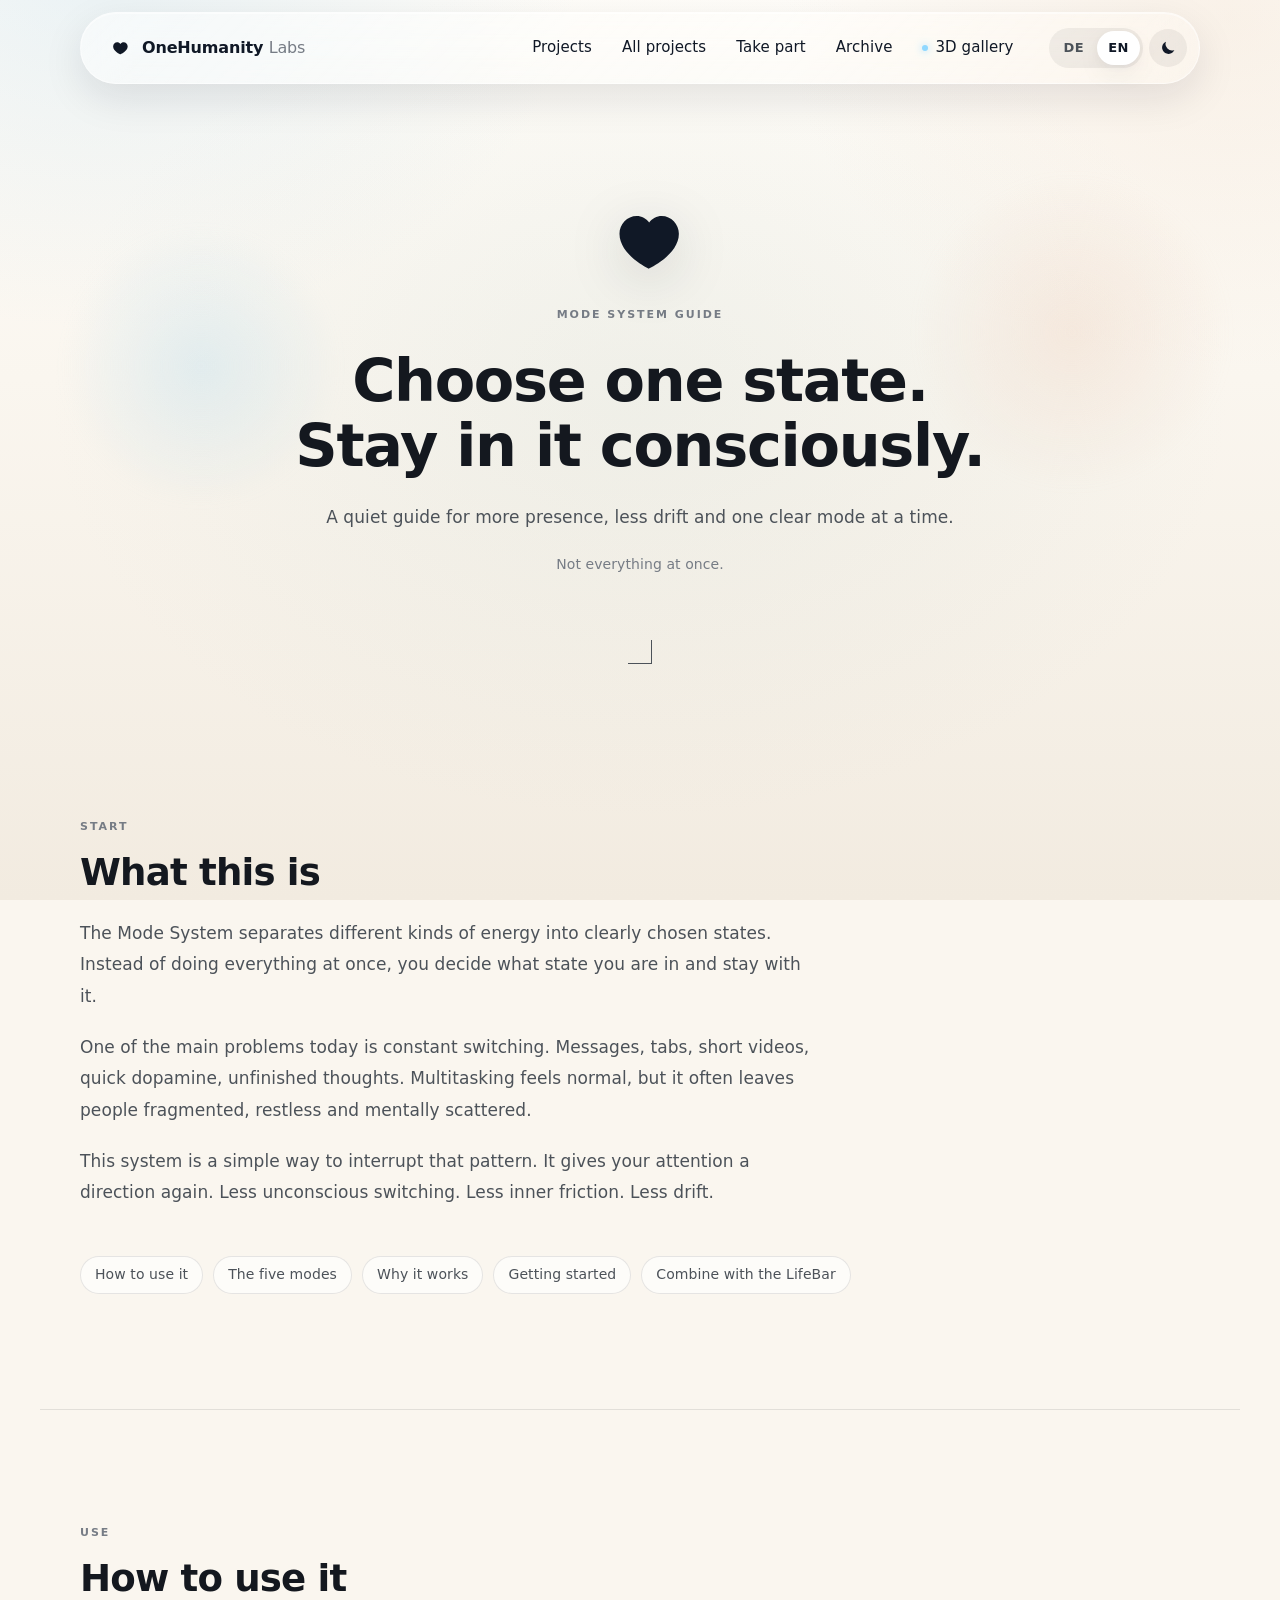
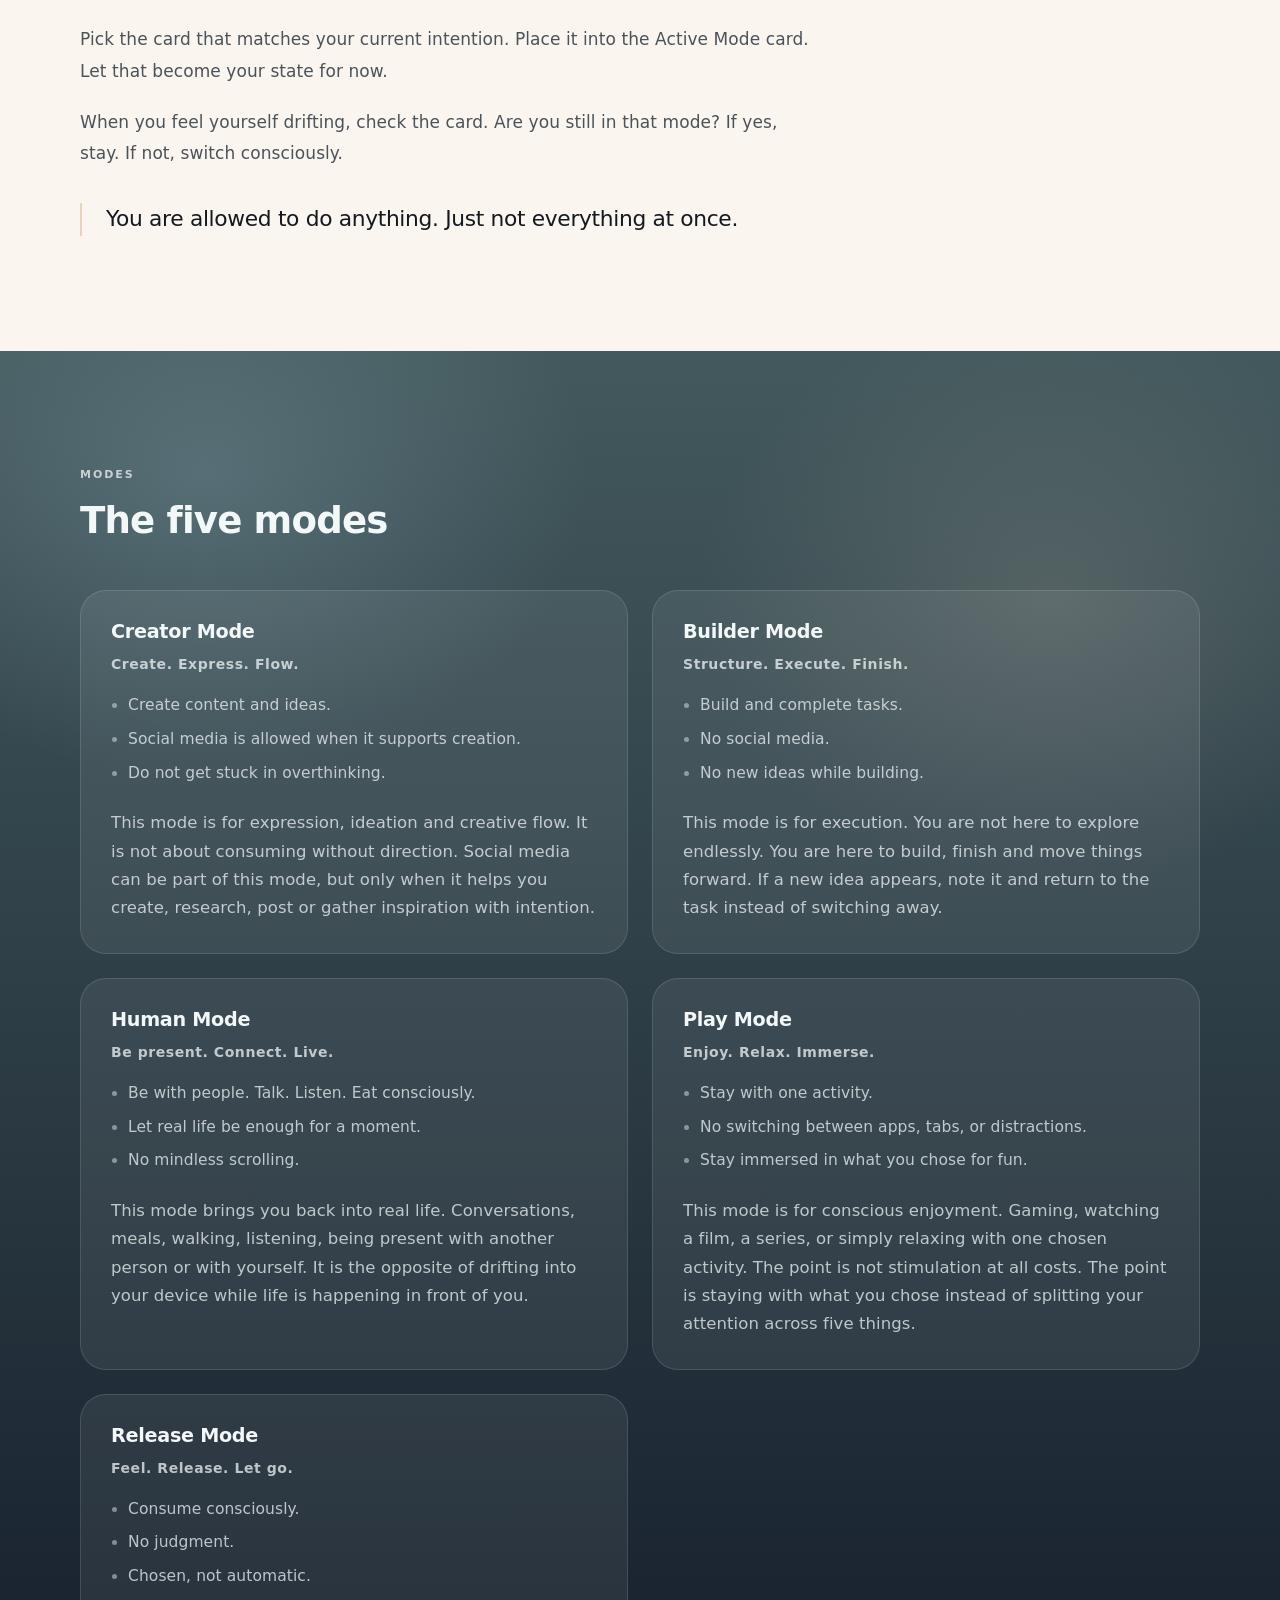
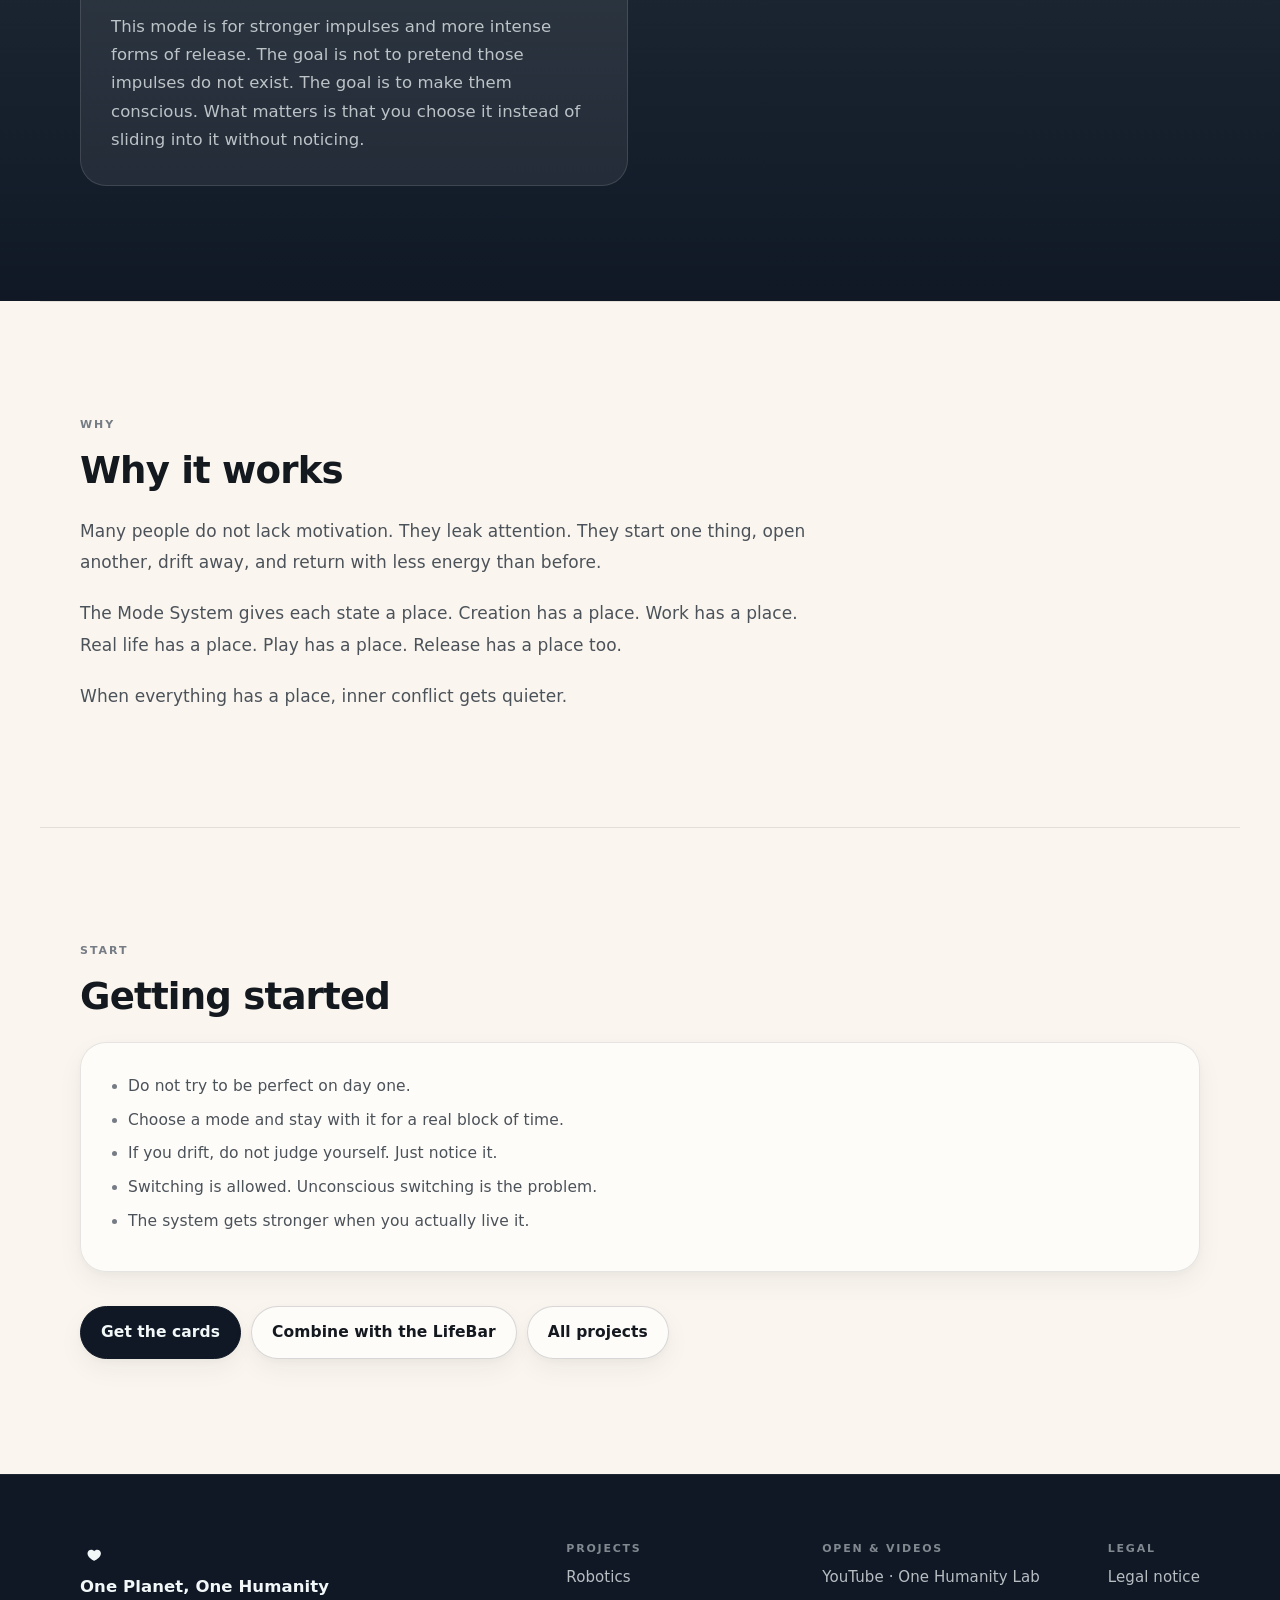
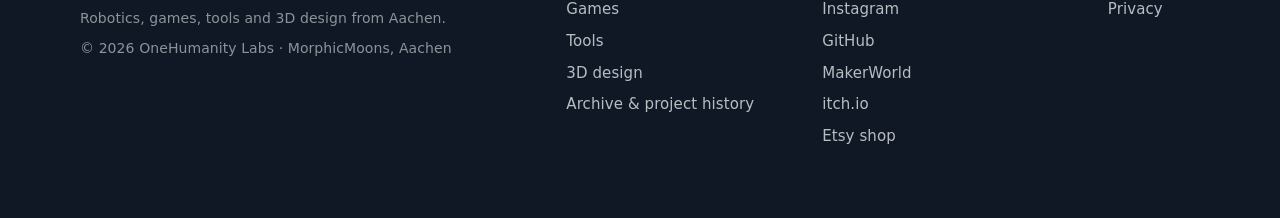
<file: Mode-system-guide.html>
<!doctype html>
<html lang="en">
<head>
  <meta charset="utf-8">
  <meta name="viewport" content="width=device-width, initial-scale=1">
  <link rel="icon" type="image/svg+xml" href="favicon.svg">
  <title>Mode System Guide — OneHumanity Labs</title>
  <meta name="description" content="A quiet guide for using the Mode System with more presence, less drift and one clear state at a time.">
  <meta name="color-scheme" content="light dark">
  <meta name="theme-color" content="#faf6ef" media="(prefers-color-scheme: light)">
  <meta name="theme-color" content="#0d1219" media="(prefers-color-scheme: dark)">
  <script>try{var t=localStorage.getItem('onehumanity-theme');if(t)document.documentElement.setAttribute('data-theme',t)}catch(e){}</script>
  <link rel="stylesheet" href="assets/site.css?v=20261126a">
</head>

<body class="page">

  <a class="visually-hidden" href="#main">Skip to content</a>

  <nav class="nav" id="nav">
    <a href="index.html" class="brand" aria-label="OneHumanity Labs — home">
      <svg width="26" height="26" class="logo" viewBox="0 0 64 64" aria-hidden="true">
        <path d="M20 28c0-5.5 4.5-10 10-10 3.1 0 6 1.5 7.9 4 1.9-2.5 4.8-4 7.9-4 5.5 0 10 4.5 10 10 0 11.8-18.1 19.4-18.1 19.4S20 39.8 20 28z" fill="currentColor"/>
      </svg>
      <span class="title">OneHumanity <span class="suffix">Labs</span></span>
    </a>

    <div class="nav-actions">
      <div class="lang-toggle" role="group" aria-label="Language">
        <button type="button" data-lang="de">DE</button>
        <button type="button" data-lang="en">EN</button>
      </div>
      <button class="theme-toggle" type="button" data-theme-toggle aria-pressed="false"
              aria-label="Toggle light/dark" data-i18n-attr="aria-label:navTheme">
        <svg width="20" height="20" class="icon-moon" viewBox="0 0 24 24" aria-hidden="true"><path d="M20.5 14.6A8.5 8.5 0 0 1 9.4 3.5a8.5 8.5 0 1 0 11.1 11.1z" fill="currentColor"/></svg>
        <svg width="20" height="20" class="icon-sun" viewBox="0 0 24 24" aria-hidden="true"><circle cx="12" cy="12" r="4.2" fill="currentColor"/><path d="M12 2v2.5M12 19.5V22M2 12h2.5M19.5 12H22M4.9 4.9l1.8 1.8M17.3 17.3l1.8 1.8M4.9 19.1l1.8-1.8M17.3 6.7l1.8-1.8" stroke="currentColor" stroke-width="1.8" stroke-linecap="round" fill="none"/></svg>
      </button>
      <button class="nav-toggle" type="button" aria-expanded="false" aria-controls="nav-links"
              aria-label="Menu" data-i18n-attr="aria-label:navMenu">
        <span></span>
      </button>
    </div>

    <div class="nav-links" id="nav-links">
      <a class="nav-link" href="uebersicht.html#projekte" data-i18n="navProjects">Projects</a>
      <a class="nav-link" href="tools.html" data-i18n="navAllProjects">All projects</a>
      <a class="nav-link" href="uebersicht.html#mitmachen" data-i18n="navJoin">Take part</a>
      <a class="nav-link" href="tools.html#archiv" data-i18n="navArchive">Archive</a>
      <a class="nav-link nav-link-gallery" href="index.html" data-i18n="navGallery">3D gallery</a>
    </div>
  </nav>

  <main id="main">

    <header class="hero" id="top">
      <span class="orb a" aria-hidden="true"></span>
      <span class="orb b" aria-hidden="true"></span>

      <div class="hero-inner">
        <svg class="symbol reveal" viewBox="0 0 200 200" role="img" aria-label="Heart">
          <path d="M62 96c0-18 14.3-33 31.9-33 9.2 0 17.5 4.7 23.1 12.1C122.6 67.7 131 63 140.1 63c17.6 0 31.9 15 31.9 33 0 39.3-55.8 64.6-55.8 64.6S62 135.3 62 96z" fill="currentColor"/>
        </svg>

        <div data-lang-content="en" class="active reveal">
          <p class="kicker">Mode System Guide</p>
          <h1 class="h1">Choose one state. Stay in it consciously.</h1>
          <p class="lead">A quiet guide for more presence, less drift and one clear mode at a time.</p>
          <p class="small muted" style="margin-top:var(--sp-3)">Not everything at once.</p>
        </div>
        <div data-lang-content="de" class="reveal">
          <p class="kicker">Mode System Guide</p>
          <h1 class="h1">Wähle einen Zustand. Bleib bewusst darin.</h1>
          <p class="lead">Ein ruhiger Guide für mehr Präsenz, weniger Drift und einen klaren Modus zur Zeit.</p>
          <p class="small muted" style="margin-top:var(--sp-3)">Nicht alles gleichzeitig.</p>
        </div>

        <a href="#what-it-is" class="arrow-down reveal" aria-label="Scroll down"></a>
      </div>
    </header>

    <!-- ================= WHAT IT IS ================= -->
    <section id="what-it-is">
      <div class="wrap">
        <div data-lang-content="en" class="active reveal">
          <p class="kicker">Start</p>
          <h2 class="section-title">What this is</h2>
          <div class="lead">
            <p>The Mode System separates different kinds of energy into clearly chosen states. Instead of doing everything at once, you decide what state you are in and stay with it.</p>
            <p>One of the main problems today is constant switching. Messages, tabs, short videos, quick dopamine, unfinished thoughts. Multitasking feels normal, but it often leaves people fragmented, restless and mentally scattered.</p>
            <p>This system is a simple way to interrupt that pattern. It gives your attention a direction again. Less unconscious switching. Less inner friction. Less drift.</p>
          </div>
        </div>

        <div data-lang-content="de" class="reveal">
          <p class="kicker">Start</p>
          <h2 class="section-title">Was das ist</h2>
          <div class="lead">
            <p>Das Mode System trennt verschiedene Arten von Energie in klar gewählte Zustände. Statt alles gleichzeitig zu tun, entscheidest du bewusst, in welchem Modus du gerade bist, und bleibst darin.</p>
            <p>Eines der größten Probleme heute ist ständiges Wechseln. Nachrichten, Tabs, kurze Videos, schneller Dopamin-Konsum, unfertige Gedanken. Multitasking wirkt normal, hinterlässt viele Menschen aber innerlich zersplittert, unruhig und mental verstreut.</p>
            <p>Dieses System ist ein einfacher Weg, genau dieses Muster zu unterbrechen. Es gibt deiner Aufmerksamkeit wieder eine Richtung. Weniger unbewusstes Wechseln. Weniger innere Reibung. Weniger Drift.</p>
          </div>
        </div>

        <nav class="pill-list reveal" aria-label="Contents" style="margin-top:var(--sp-6)">
          <a class="pill" href="#how-to-use" data-i18n="tocUse">How to use it</a>
          <a class="pill" href="#modes" data-i18n="tocModes">The five modes</a>
          <a class="pill" href="#why-it-works" data-i18n="tocWhy">Why it works</a>
          <a class="pill" href="#tips" data-i18n="tocStart">Getting started</a>
          <a class="pill" href="lifebar.html" data-i18n="tocLifebar">Combine with the LifeBar</a>
        </nav>
      </div>
    </section>

    <!-- ================= HOW TO USE ================= -->
    <section id="how-to-use">
      <div class="wrap">
        <div data-lang-content="en" class="active reveal">
          <p class="kicker">Use</p>
          <h2 class="section-title">How to use it</h2>
          <div class="lead">
            <p>Pick the card that matches your current intention. Place it into the Active Mode card. Let that become your state for now.</p>
            <p>When you feel yourself drifting, check the card. Are you still in that mode? If yes, stay. If not, switch consciously.</p>
          </div>
          <p class="quote">You are allowed to do anything. Just not everything at once.</p>
        </div>

        <div data-lang-content="de" class="reveal">
          <p class="kicker">Nutzung</p>
          <h2 class="section-title">Wie du es nutzt</h2>
          <div class="lead">
            <p>Nimm die Karte, die zu deiner aktuellen Absicht passt. Lege sie in die Active Mode Card. Lass genau das für den Moment dein Zustand sein.</p>
            <p>Wenn du merkst, dass du driftest, schau auf die Karte. Bist du noch in diesem Modus? Wenn ja, bleib. Wenn nicht, wechsle bewusst.</p>
          </div>
          <p class="quote">Du darfst alles tun. Nur nicht alles gleichzeitig.</p>
        </div>
      </div>
    </section>

    <!-- ================= MODES ================= -->
    <section id="modes" class="on-deep">
      <div class="wrap">
        <div data-lang-content="en" class="active reveal">
          <p class="kicker">Modes</p>
          <h2 class="section-title">The five modes</h2>
          <div class="grid cols-2" style="margin-top:var(--sp-6)">
            <article class="card">
              <h3 class="h3">Creator Mode</h3>
              <p class="card-sub">Create. Express. Flow.</p>
              <ul>
                <li>Create content and ideas.</li>
                <li>Social media is allowed when it supports creation.</li>
                <li>Do not get stuck in overthinking.</li>
              </ul>
              <p>This mode is for expression, ideation and creative flow. It is not about consuming without direction. Social media can be part of this mode, but only when it helps you create, research, post or gather inspiration with intention.</p>
            </article>
            <article class="card">
              <h3 class="h3">Builder Mode</h3>
              <p class="card-sub">Structure. Execute. Finish.</p>
              <ul>
                <li>Build and complete tasks.</li>
                <li>No social media.</li>
                <li>No new ideas while building.</li>
              </ul>
              <p>This mode is for execution. You are not here to explore endlessly. You are here to build, finish and move things forward. If a new idea appears, note it and return to the task instead of switching away.</p>
            </article>
            <article class="card">
              <h3 class="h3">Human Mode</h3>
              <p class="card-sub">Be present. Connect. Live.</p>
              <ul>
                <li>Be with people. Talk. Listen. Eat consciously.</li>
                <li>Let real life be enough for a moment.</li>
                <li>No mindless scrolling.</li>
              </ul>
              <p>This mode brings you back into real life. Conversations, meals, walking, listening, being present with another person or with yourself. It is the opposite of drifting into your device while life is happening in front of you.</p>
            </article>
            <article class="card">
              <h3 class="h3">Play Mode</h3>
              <p class="card-sub">Enjoy. Relax. Immerse.</p>
              <ul>
                <li>Stay with one activity.</li>
                <li>No switching between apps, tabs, or distractions.</li>
                <li>Stay immersed in what you chose for fun.</li>
              </ul>
              <p>This mode is for conscious enjoyment. Gaming, watching a film, a series, or simply relaxing with one chosen activity. The point is not stimulation at all costs. The point is staying with what you chose instead of splitting your attention across five things.</p>
            </article>
            <article class="card">
              <h3 class="h3">Release Mode</h3>
              <p class="card-sub">Feel. Release. Let go.</p>
              <ul>
                <li>Consume consciously.</li>
                <li>No judgment.</li>
                <li>Chosen, not automatic.</li>
              </ul>
              <p>This mode is for stronger impulses and more intense forms of release. The goal is not to pretend those impulses do not exist. The goal is to make them conscious. What matters is that you choose it instead of sliding into it without noticing.</p>
            </article>
          </div>
        </div>

        <div data-lang-content="de" class="reveal">
          <p class="kicker">Modi</p>
          <h2 class="section-title">Die fünf Modi</h2>
          <div class="grid cols-2" style="margin-top:var(--sp-6)">
            <article class="card">
              <h3 class="h3">Creator Mode</h3>
              <p class="card-sub">Create. Express. Flow.</p>
              <ul>
                <li>Erstelle Inhalte und Ideen.</li>
                <li>Social Media ist erlaubt, wenn es dem Erschaffen dient.</li>
                <li>Bleib nicht im Overthinking hängen.</li>
              </ul>
              <p>Dieser Modus ist für Ausdruck, Ideen und kreativen Flow gedacht. Es geht nicht darum, ziellos zu konsumieren. Social Media darf Teil dieses Modus sein, aber nur dann, wenn es dir beim Erschaffen, Recherchieren, Posten oder beim bewussten Sammeln von Inspiration hilft.</p>
            </article>
            <article class="card">
              <h3 class="h3">Builder Mode</h3>
              <p class="card-sub">Structure. Execute. Finish.</p>
              <ul>
                <li>Baue und vollende Aufgaben.</li>
                <li>Kein Social Media.</li>
                <li>Keine neuen Ideen während du etwas fertigstellst.</li>
              </ul>
              <p>Dieser Modus ist für Umsetzung da. Du bist hier nicht, um endlos weiter zu erkunden. Du bist hier, um zu bauen, abzuschließen und Dinge voranzubringen. Wenn eine neue Idee auftaucht, notiere sie und geh zurück in die Aufgabe, statt direkt zu wechseln.</p>
            </article>
            <article class="card">
              <h3 class="h3">Human Mode</h3>
              <p class="card-sub">Be present. Connect. Live.</p>
              <ul>
                <li>Sei präsent.</li>
                <li>Verbinde dich mit Menschen.</li>
                <li>Kein gedankenloses Scrollen.</li>
              </ul>
              <p>Dieser Modus bringt dich zurück ins echte Leben. Gespräche, Essen, Spazieren, Zuhören, Präsenz mit einem anderen Menschen oder mit dir selbst. Er ist das Gegenteil davon, in dein Gerät abzudriften, während das Leben direkt vor dir stattfindet.</p>
            </article>
            <article class="card">
              <h3 class="h3">Play Mode</h3>
              <p class="card-sub">Enjoy. Relax. Immerse.</p>
              <ul>
                <li>Bleib bei einer Aktivität.</li>
                <li>Kein Wechseln.</li>
                <li>Bleib darin eingetaucht.</li>
              </ul>
              <p>Dieser Modus ist für bewussten Genuss da. Gaming, ein Film, eine Serie oder einfach eine gewählte Form von Entspannung. Es geht nicht um möglichst viel Reiz. Es geht darum, bei dem zu bleiben, was du gewählt hast, statt deine Aufmerksamkeit auf fünf Dinge gleichzeitig zu verteilen.</p>
            </article>
            <article class="card">
              <h3 class="h3">Release Mode</h3>
              <p class="card-sub">Feel. Release. Let go.</p>
              <ul>
                <li>Konsumiere bewusst.</li>
                <li>Ohne Verurteilung.</li>
                <li>Gewählt, nicht automatisch.</li>
              </ul>
              <p>Dieser Modus ist für stärkere Impulse und intensivere Formen von Release gedacht. Es geht nicht darum, diese Impulse wegzudrücken. Es geht darum, sie bewusst zu machen. Entscheidend ist, dass du es wählst, statt unbemerkt hineinzurutschen.</p>
            </article>
          </div>
        </div>
      </div>
    </section>

    <!-- ================= WHY ================= -->
    <section id="why-it-works">
      <div class="wrap">
        <div data-lang-content="en" class="active reveal">
          <p class="kicker">Why</p>
          <h2 class="section-title">Why it works</h2>
          <div class="lead">
            <p>Many people do not lack motivation. They leak attention. They start one thing, open another, drift away, and return with less energy than before.</p>
            <p>The Mode System gives each state a place. Creation has a place. Work has a place. Real life has a place. Play has a place. Release has a place too.</p>
            <p>When everything has a place, inner conflict gets quieter.</p>
          </div>
        </div>

        <div data-lang-content="de" class="reveal">
          <p class="kicker">Warum</p>
          <h2 class="section-title">Warum es wirkt</h2>
          <div class="lead">
            <p>Viele Menschen haben nicht zu wenig Motivation. Sie verlieren Aufmerksamkeit. Sie fangen etwas an, öffnen etwas anderes, driften weg und kehren mit weniger Energie zurück.</p>
            <p>Das Mode System gibt jedem Zustand einen Platz. Erschaffen hat einen Platz. Arbeit hat einen Platz. Echtes Leben hat einen Platz. Spiel hat einen Platz. Auch Release hat einen Platz.</p>
            <p>Wenn alles einen Platz hat, wird der innere Konflikt leiser.</p>
          </div>
        </div>
      </div>
    </section>

    <!-- ================= TIPS ================= -->
    <section id="tips">
      <div class="wrap">
        <div data-lang-content="en" class="active reveal">
          <p class="kicker">Start</p>
          <h2 class="section-title">Getting started</h2>
          <div class="card">
            <ul style="margin:0">
              <li>Do not try to be perfect on day one.</li>
              <li>Choose a mode and stay with it for a real block of time.</li>
              <li>If you drift, do not judge yourself. Just notice it.</li>
              <li>Switching is allowed. Unconscious switching is the problem.</li>
              <li>The system gets stronger when you actually live it.</li>
            </ul>
          </div>
        </div>

        <div data-lang-content="de" class="reveal">
          <p class="kicker">Start</p>
          <h2 class="section-title">Einstieg</h2>
          <div class="card">
            <ul style="margin:0">
              <li>Versuche nicht, am ersten Tag perfekt zu sein.</li>
              <li>Wähle einen Modus und bleib für einen echten Block darin.</li>
              <li>Wenn du driftest, verurteile dich nicht. Nimm es einfach wahr.</li>
              <li>Wechseln ist erlaubt. Unbewusstes Wechseln ist das Problem.</li>
              <li>Das System wird stärker, wenn du es wirklich lebst.</li>
            </ul>
          </div>
        </div>

        <div class="btn-row reveal">
          <a class="btn primary" href="https://oneplanetonehumanity.etsy.com" target="_blank" rel="noopener" data-i18n="guideEtsy">Get the cards</a>
          <a class="btn" href="lifebar.html" data-i18n="guideLifebar">Combine with the LifeBar</a>
          <a class="btn" href="tools.html" data-i18n="guideTools">All projects</a>
        </div>
      </div>
    </section>

  </main>

  <footer class="site-footer">
    <div class="footer-inner">
      <div class="footer-brand">
        <svg width="26" height="26" class="logo" viewBox="0 0 64 64" aria-hidden="true">
          <path d="M20 28c0-5.5 4.5-10 10-10 3.1 0 6 1.5 7.9 4 1.9-2.5 4.8-4 7.9-4 5.5 0 10 4.5 10 10 0 11.8-18.1 19.4-18.1 19.4S20 39.8 20 28z" fill="currentColor"/>
        </svg>
        <strong class="manifest">One Planet, One Humanity</strong>
        <span class="small" data-i18n="footerTagline">Robotics, games, tools and 3D design from Aachen.</span>
        <span class="small">© <span data-year>2026</span> OneHumanity Labs · MorphicMoons, Aachen</span>
      </div>
      <div class="footer-cols">
        <div class="footer-col">
          <h2 data-i18n="footerProjects">Projects</h2>
          <ul class="footer-nav">
            <li><a href="uebersicht.html#robotics">Robotics</a></li>
            <li><a href="uebersicht.html#games">Games</a></li>
            <li><a href="uebersicht.html#tools">Tools</a></li>
            <li><a href="uebersicht.html#design" data-i18n="navDesign">3D design</a></li>
            <li><a href="tools.html#archiv" data-i18n="footerArchive">Archive &amp; history</a></li>
          </ul>
        </div>
        <div class="footer-col">
          <h2 data-i18n="footerOpen">Open</h2>
          <ul class="footer-nav">
            <li><a href="https://www.youtube.com/@marcelloswigswag" target="_blank" rel="noopener">YouTube · One Humanity Lab</a></li>
            <li><a href="https://www.instagram.com/marcelloswigswag/" target="_blank" rel="noopener">Instagram</a></li>
            <li><a href="https://github.com/DesignStraub" target="_blank" rel="noopener">GitHub</a></li>
            <li><a href="https://makerworld.com/@MarcelloStr" target="_blank" rel="noopener">MakerWorld</a></li>
            <li><a href="https://onehumanity.itch.io" target="_blank" rel="noopener">itch.io</a></li>
            <li><a href="https://oneplanetonehumanity.etsy.com" target="_blank" rel="noopener" data-i18n="footerEtsy">Etsy shop</a></li>
          </ul>
        </div>
        <div class="footer-col">
          <h2 data-i18n="footerLegal">Legal</h2>
          <ul class="footer-nav">
            <li><a href="impressum.html" data-i18n="navLegal">Legal notice</a></li>
            <li><a href="datenschutz.html" data-i18n="navPrivacy">Privacy</a></li>
          </ul>
        </div>
      </div>
    </div>
  </footer>

  <script>
    window.OH_I18N = {
      de: {
        tocUse: 'Wie du es nutzt',
        tocModes: 'Die fünf Modi',
        tocWhy: 'Warum es wirkt',
        tocStart: 'Einstieg',
        tocLifebar: 'Mit der LifeBar kombinieren',
        guideEtsy: 'Karten holen',
        guideLifebar: 'Mit der LifeBar kombinieren',
        guideTools: 'Alle Projekte'
      },
      en: {
        tocUse: 'How to use it',
        tocModes: 'The five modes',
        tocWhy: 'Why it works',
        tocStart: 'Getting started',
        tocLifebar: 'Combine with the LifeBar',
        guideEtsy: 'Get the cards',
        guideLifebar: 'Combine with the LifeBar',
        guideTools: 'All projects'
      }
    };
  </script>
  <script src="assets/site.js?v=20261126a"></script>
  <script data-goatcounter="https://onehumanity.goatcounter.com/count" async src="//gc.zgo.at/count.js"></script>
</body>
</html>
</file>
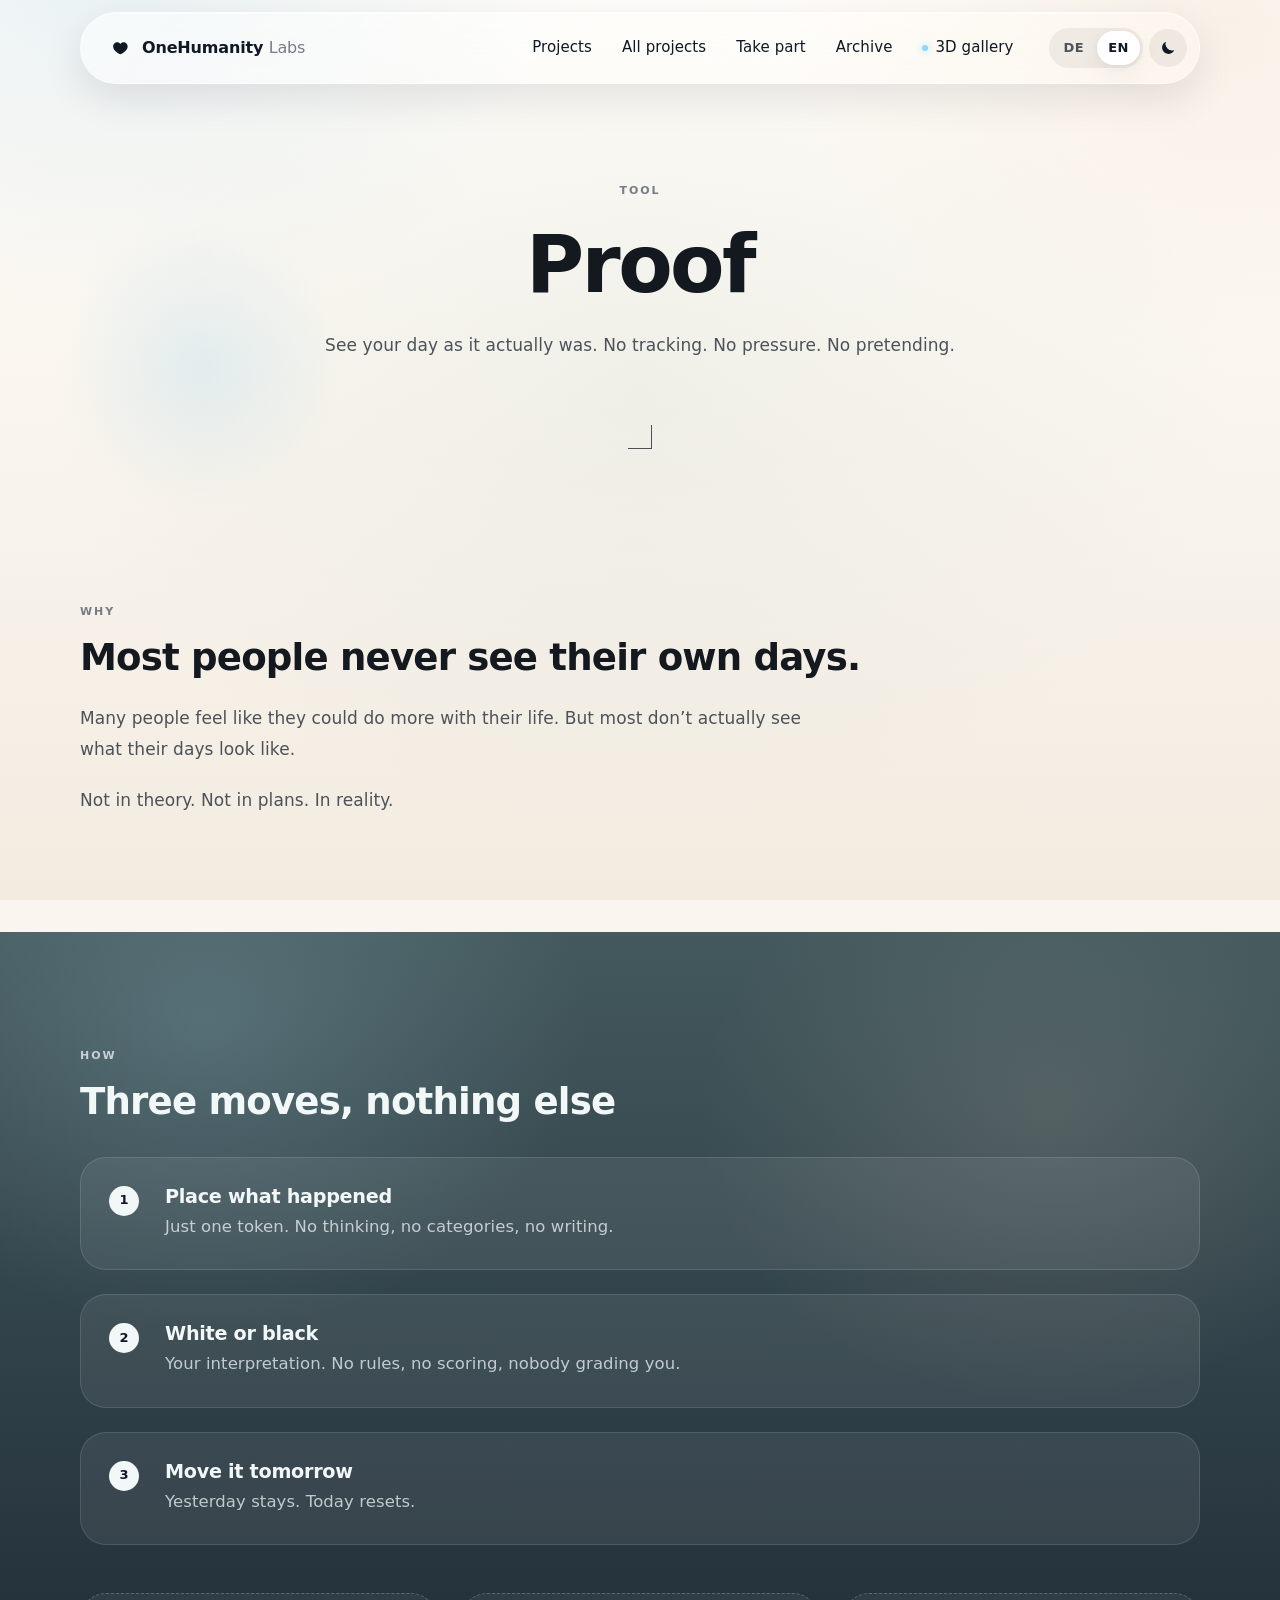
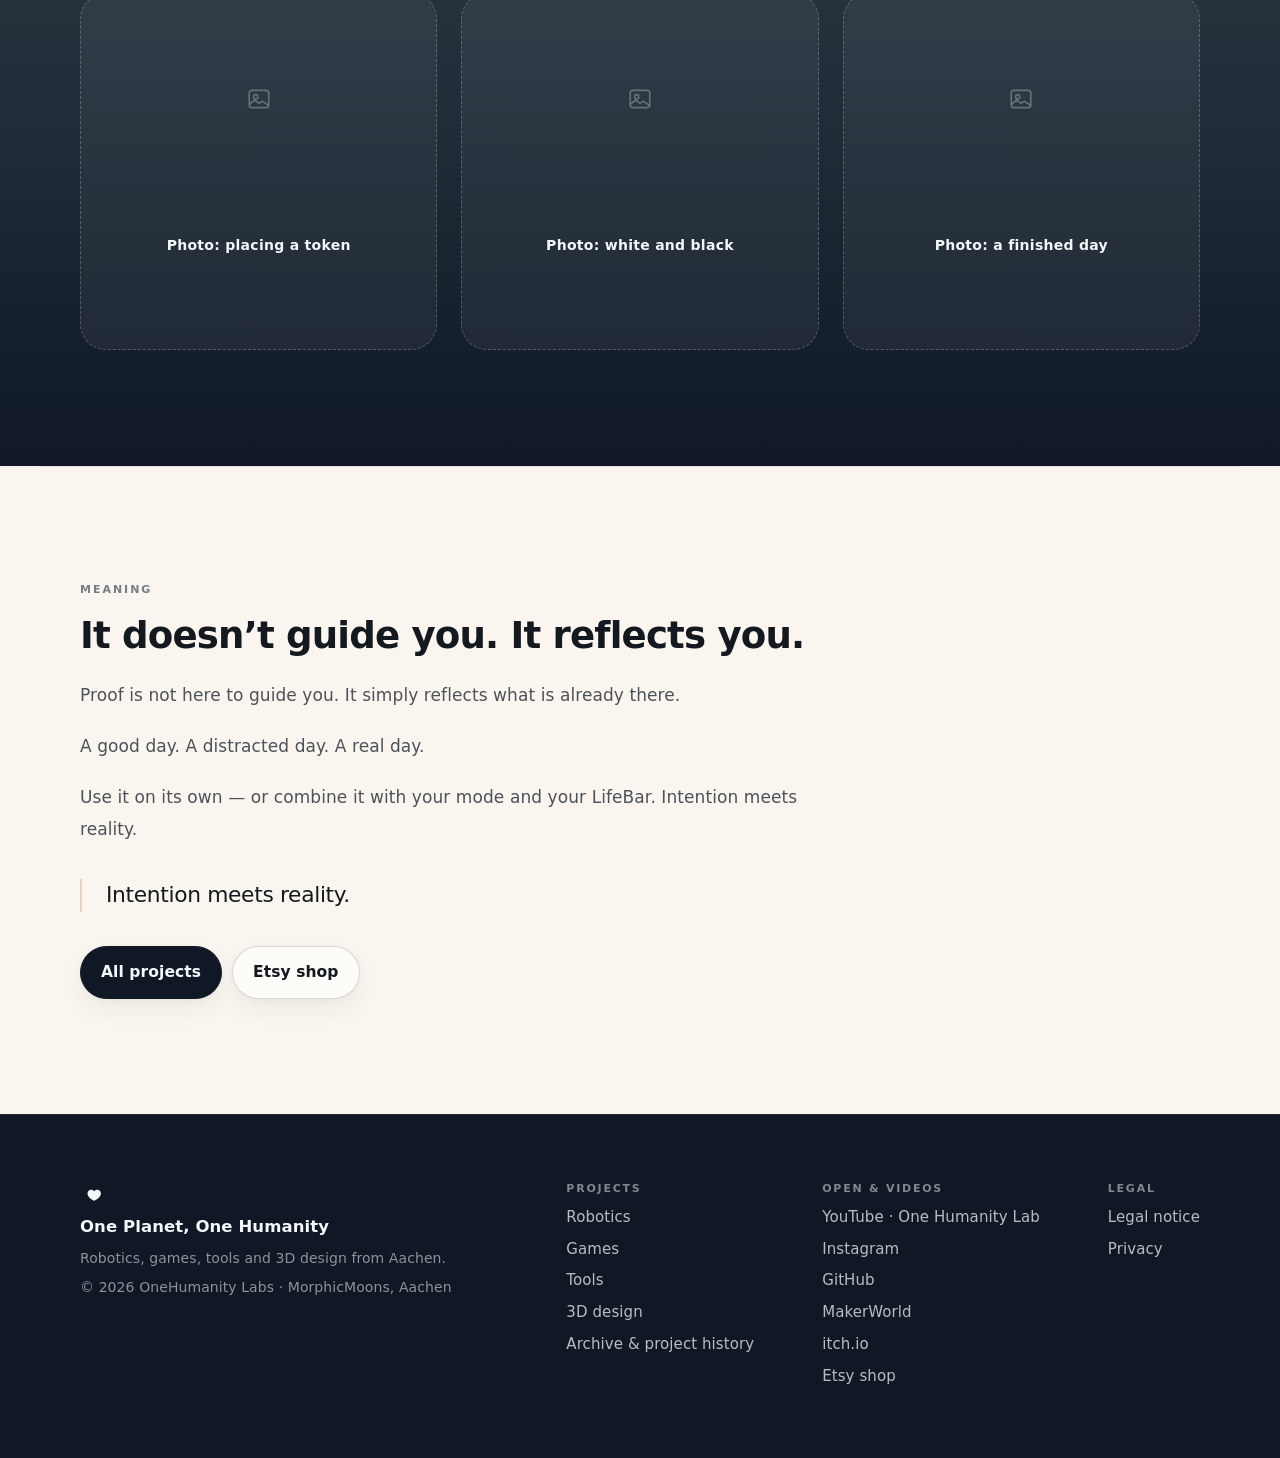
<file: proof.html>
<!doctype html>
<html lang="en">
<head>
  <meta charset="utf-8">
  <meta name="viewport" content="width=device-width, initial-scale=1">
  <link rel="icon" type="image/svg+xml" href="favicon.svg">
  <title>Proof — OneHumanity Labs</title>
  <meta name="description" content="Proof: see your day as it actually was. No tracking, no pressure, no pretending.">
  <meta name="color-scheme" content="light dark">
  <meta name="theme-color" content="#faf6ef" media="(prefers-color-scheme: light)">
  <meta name="theme-color" content="#0d1219" media="(prefers-color-scheme: dark)">
  <script>try{var t=localStorage.getItem('onehumanity-theme');if(t)document.documentElement.setAttribute('data-theme',t)}catch(e){}</script>
  <link rel="stylesheet" href="assets/site.css?v=20261126a">
</head>

<body class="page">

  <a class="visually-hidden" href="#main">Skip to content</a>

  <nav class="nav" id="nav">
    <a href="index.html" class="brand" aria-label="OneHumanity Labs — home">
      <svg width="26" height="26" class="logo" viewBox="0 0 64 64" aria-hidden="true">
        <path d="M20 28c0-5.5 4.5-10 10-10 3.1 0 6 1.5 7.9 4 1.9-2.5 4.8-4 7.9-4 5.5 0 10 4.5 10 10 0 11.8-18.1 19.4-18.1 19.4S20 39.8 20 28z" fill="currentColor"/>
      </svg>
      <span class="title">OneHumanity <span class="suffix">Labs</span></span>
    </a>

    <div class="nav-actions">
      <div class="lang-toggle" role="group" aria-label="Language">
        <button type="button" data-lang="de">DE</button>
        <button type="button" data-lang="en">EN</button>
      </div>
      <button class="theme-toggle" type="button" data-theme-toggle aria-pressed="false"
              aria-label="Toggle light/dark" data-i18n-attr="aria-label:navTheme">
        <svg width="20" height="20" class="icon-moon" viewBox="0 0 24 24" aria-hidden="true"><path d="M20.5 14.6A8.5 8.5 0 0 1 9.4 3.5a8.5 8.5 0 1 0 11.1 11.1z" fill="currentColor"/></svg>
        <svg width="20" height="20" class="icon-sun" viewBox="0 0 24 24" aria-hidden="true"><circle cx="12" cy="12" r="4.2" fill="currentColor"/><path d="M12 2v2.5M12 19.5V22M2 12h2.5M19.5 12H22M4.9 4.9l1.8 1.8M17.3 17.3l1.8 1.8M4.9 19.1l1.8-1.8M17.3 6.7l1.8-1.8" stroke="currentColor" stroke-width="1.8" stroke-linecap="round" fill="none"/></svg>
      </button>
      <button class="nav-toggle" type="button" aria-expanded="false" aria-controls="nav-links"
              aria-label="Menu" data-i18n-attr="aria-label:navMenu">
        <span></span>
      </button>
    </div>

    <div class="nav-links" id="nav-links">
      <a class="nav-link" href="uebersicht.html#projekte" data-i18n="navProjects">Projects</a>
      <a class="nav-link" href="tools.html" data-i18n="navAllProjects">All projects</a>
      <a class="nav-link" href="uebersicht.html#mitmachen" data-i18n="navJoin">Take part</a>
      <a class="nav-link" href="tools.html#archiv" data-i18n="navArchive">Archive</a>
      <a class="nav-link nav-link-gallery" href="index.html" data-i18n="navGallery">3D gallery</a>
    </div>
  </nav>

  <main id="main">

    <header class="hero" id="top">
      <span class="orb a" aria-hidden="true"></span>
      <div class="hero-inner">
        <div data-lang-content="en" class="active reveal">
          <p class="kicker">Tool</p>
          <h1 class="h-hero">Proof</h1>
          <p class="lead">See your day as it actually was. No tracking. No pressure. No pretending.</p>
        </div>
        <div data-lang-content="de" class="reveal">
          <p class="kicker">Tool</p>
          <h1 class="h-hero">Proof</h1>
          <p class="lead">Sieh deinen Tag, wie er wirklich war. Kein Tracking. Kein Druck. Kein Schönreden.</p>
        </div>
        <a href="#why" class="arrow-down reveal" aria-label="Scroll down"></a>
      </div>
    </header>

    <section id="why">
      <div class="wrap">
        <div data-lang-content="en" class="active reveal">
          <p class="kicker">Why</p>
          <h2 class="section-title">Most people never see their own days.</h2>
          <div class="lead">
            <p>Many people feel like they could do more with their life. But most don’t actually see what their days look like.</p>
            <p>Not in theory. Not in plans. In reality.</p>
          </div>
        </div>
        <div data-lang-content="de" class="reveal">
          <p class="kicker">Warum</p>
          <h2 class="section-title">Die meisten Menschen sehen ihre eigenen Tage nie.</h2>
          <div class="lead">
            <p>Viele Menschen haben das Gefühl, sie könnten mehr aus ihrem Leben machen. Aber die meisten sehen nie, wie ihre Tage wirklich aussehen.</p>
            <p>Nicht in der Theorie. Nicht in Plänen. In der Realität.</p>
          </div>
        </div>
      </div>
    </section>

    <section id="how" class="on-deep">
      <div class="wrap">
        <div data-lang-content="en" class="active reveal">
          <p class="kicker">How</p>
          <h2 class="section-title">Three moves, nothing else</h2>
          <ol class="steps">
            <li class="step">
              <h3 class="h3">Place what happened</h3>
              <p>Just one token. No thinking, no categories, no writing.</p>
            </li>
            <li class="step">
              <h3 class="h3">White or black</h3>
              <p>Your interpretation. No rules, no scoring, nobody grading you.</p>
            </li>
            <li class="step">
              <h3 class="h3">Move it tomorrow</h3>
              <p>Yesterday stays. Today resets.</p>
            </li>
          </ol>
        </div>
        <div data-lang-content="de" class="reveal">
          <p class="kicker">Wie</p>
          <h2 class="section-title">Drei Bewegungen, sonst nichts</h2>
          <ol class="steps">
            <li class="step">
              <h3 class="h3">Leg hin, was passiert ist</h3>
              <p>Nur ein Token. Kein Nachdenken, keine Kategorien, kein Schreiben.</p>
            </li>
            <li class="step">
              <h3 class="h3">Weiß oder schwarz</h3>
              <p>Deine Interpretation. Keine Regeln, keine Punkte, niemand bewertet dich.</p>
            </li>
            <li class="step">
              <h3 class="h3">Morgen wird es bewegt</h3>
              <p>Gestern bleibt. Heute setzt sich zurück.</p>
            </li>
          </ol>
        </div>

        <div class="grid cols-3 reveal" style="margin-top:var(--sp-6)">
          <figure class="ph square">
            <svg class="ph-icon" viewBox="0 0 24 24" fill="none" stroke="currentColor" stroke-width="1.5" aria-hidden="true">
              <rect x="3" y="4" width="18" height="16" rx="2.5"/><circle cx="9" cy="10" r="2"/><path d="M3 17l5-4 4 3 3-2 6 4"/>
            </svg>
            <figcaption class="ph-label" data-i18n="ph1">Photo: placing a token</figcaption>
          </figure>
          <figure class="ph square">
            <svg class="ph-icon" viewBox="0 0 24 24" fill="none" stroke="currentColor" stroke-width="1.5" aria-hidden="true">
              <rect x="3" y="4" width="18" height="16" rx="2.5"/><circle cx="9" cy="10" r="2"/><path d="M3 17l5-4 4 3 3-2 6 4"/>
            </svg>
            <figcaption class="ph-label" data-i18n="ph2">Photo: white and black</figcaption>
          </figure>
          <figure class="ph square">
            <svg class="ph-icon" viewBox="0 0 24 24" fill="none" stroke="currentColor" stroke-width="1.5" aria-hidden="true">
              <rect x="3" y="4" width="18" height="16" rx="2.5"/><circle cx="9" cy="10" r="2"/><path d="M3 17l5-4 4 3 3-2 6 4"/>
            </svg>
            <figcaption class="ph-label" data-i18n="ph3">Photo: a finished day</figcaption>
          </figure>
        </div>
      </div>
    </section>

    <section id="meaning">
      <div class="wrap">
        <div data-lang-content="en" class="active reveal">
          <p class="kicker">Meaning</p>
          <h2 class="section-title">It doesn’t guide you. It reflects you.</h2>
          <div class="lead">
            <p>Proof is not here to guide you. It simply reflects what is already there.</p>
            <p>A good day. A distracted day. A real day.</p>
            <p>Use it on its own — or combine it with your <a href="Mode-system-guide.html">mode</a> and your <a href="lifebar.html">LifeBar</a>. Intention meets reality.</p>
          </div>
          <p class="quote">Intention meets reality.</p>
        </div>
        <div data-lang-content="de" class="reveal">
          <p class="kicker">Bedeutung</p>
          <h2 class="section-title">Es führt dich nicht. Es spiegelt dich.</h2>
          <div class="lead">
            <p>Proof ist nicht da, um dich zu führen. Es spiegelt einfach, was schon da ist.</p>
            <p>Ein guter Tag. Ein zerstreuter Tag. Ein echter Tag.</p>
            <p>Nutz es allein — oder kombiniere es mit deinem <a href="Mode-system-guide.html">Modus</a> und deiner <a href="lifebar.html">LifeBar</a>. Absicht trifft Realität.</p>
          </div>
          <p class="quote">Absicht trifft Realität.</p>
        </div>

        <div class="btn-row reveal">
          <a class="btn primary" href="tools.html" data-i18n="allTools">All projects</a>
          <a class="btn" href="https://oneplanetonehumanity.etsy.com" target="_blank" rel="noopener" data-i18n="footerEtsy">Etsy</a>
        </div>
      </div>
    </section>

  </main>

  <footer class="site-footer">
    <div class="footer-inner">
      <div class="footer-brand">
        <svg width="26" height="26" class="logo" viewBox="0 0 64 64" aria-hidden="true">
          <path d="M20 28c0-5.5 4.5-10 10-10 3.1 0 6 1.5 7.9 4 1.9-2.5 4.8-4 7.9-4 5.5 0 10 4.5 10 10 0 11.8-18.1 19.4-18.1 19.4S20 39.8 20 28z" fill="currentColor"/>
        </svg>
        <strong class="manifest">One Planet, One Humanity</strong>
        <span class="small" data-i18n="footerTagline">Robotics, games, tools and 3D design from Aachen.</span>
        <span class="small">© <span data-year>2026</span> OneHumanity Labs · MorphicMoons, Aachen</span>
      </div>
      <div class="footer-cols">
        <div class="footer-col">
          <h2 data-i18n="footerProjects">Projects</h2>
          <ul class="footer-nav">
            <li><a href="uebersicht.html#robotics">Robotics</a></li>
            <li><a href="uebersicht.html#games">Games</a></li>
            <li><a href="uebersicht.html#tools">Tools</a></li>
            <li><a href="uebersicht.html#design" data-i18n="navDesign">3D design</a></li>
            <li><a href="tools.html#archiv" data-i18n="footerArchive">Archive &amp; history</a></li>
          </ul>
        </div>
        <div class="footer-col">
          <h2 data-i18n="footerOpen">Open</h2>
          <ul class="footer-nav">
            <li><a href="https://www.youtube.com/@marcelloswigswag" target="_blank" rel="noopener">YouTube · One Humanity Lab</a></li>
            <li><a href="https://www.instagram.com/marcelloswigswag/" target="_blank" rel="noopener">Instagram</a></li>
            <li><a href="https://github.com/DesignStraub" target="_blank" rel="noopener">GitHub</a></li>
            <li><a href="https://makerworld.com/@MarcelloStr" target="_blank" rel="noopener">MakerWorld</a></li>
            <li><a href="https://onehumanity.itch.io" target="_blank" rel="noopener">itch.io</a></li>
            <li><a href="https://oneplanetonehumanity.etsy.com" target="_blank" rel="noopener" data-i18n="footerEtsy">Etsy shop</a></li>
          </ul>
        </div>
        <div class="footer-col">
          <h2 data-i18n="footerLegal">Legal</h2>
          <ul class="footer-nav">
            <li><a href="impressum.html" data-i18n="navLegal">Legal notice</a></li>
            <li><a href="datenschutz.html" data-i18n="navPrivacy">Privacy</a></li>
          </ul>
        </div>
      </div>
    </div>
  </footer>

  <script>
    window.OH_I18N = {
      de: {
        ph1: 'Foto: ein Token legen',
        ph2: 'Foto: weiß und schwarz',
        ph3: 'Foto: ein fertiger Tag',
        allTools: 'Alle Projekte'
      },
      en: {
        ph1: 'Photo: placing a token',
        ph2: 'Photo: white and black',
        ph3: 'Photo: a finished day',
        allTools: 'All projects'
      }
    };
  </script>
  <script src="assets/site.js?v=20261126a"></script>
  <script data-goatcounter="https://onehumanity.goatcounter.com/count" async src="//gc.zgo.at/count.js"></script>
</body>
</html>
</file>
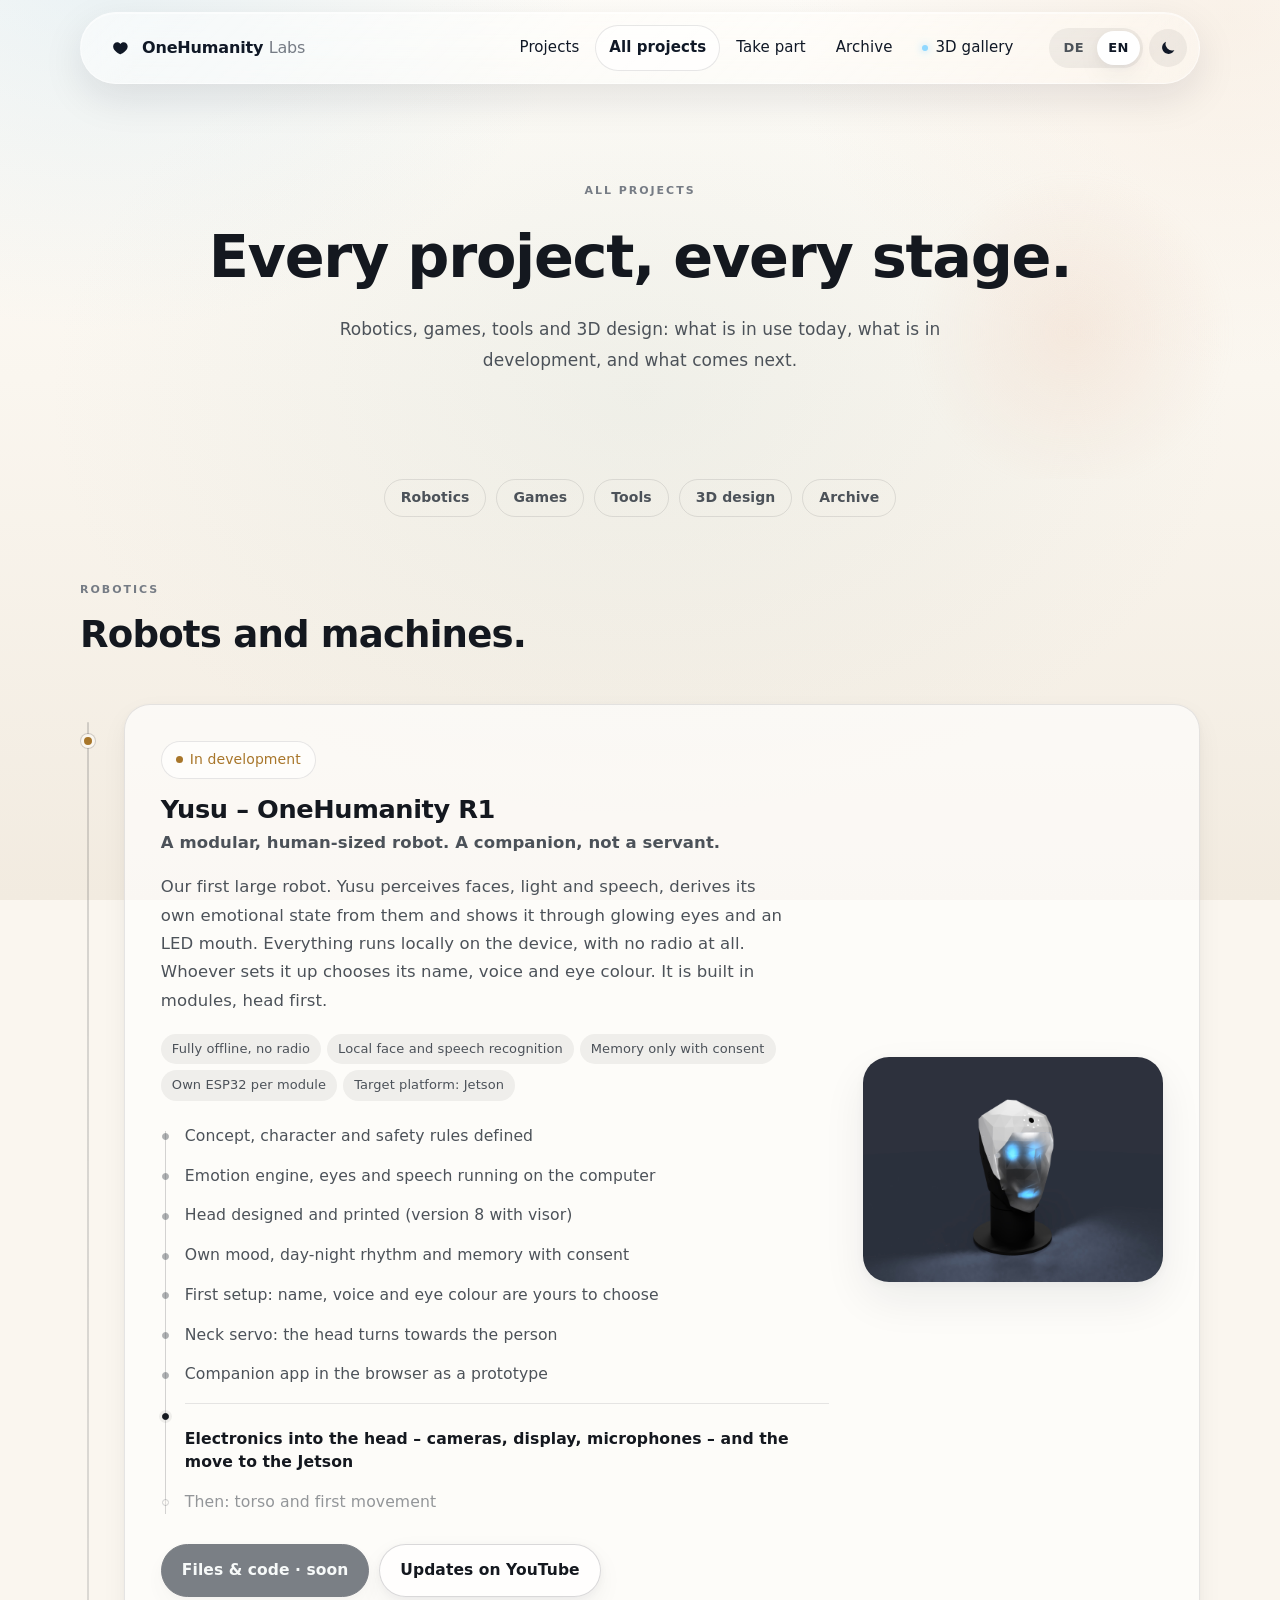
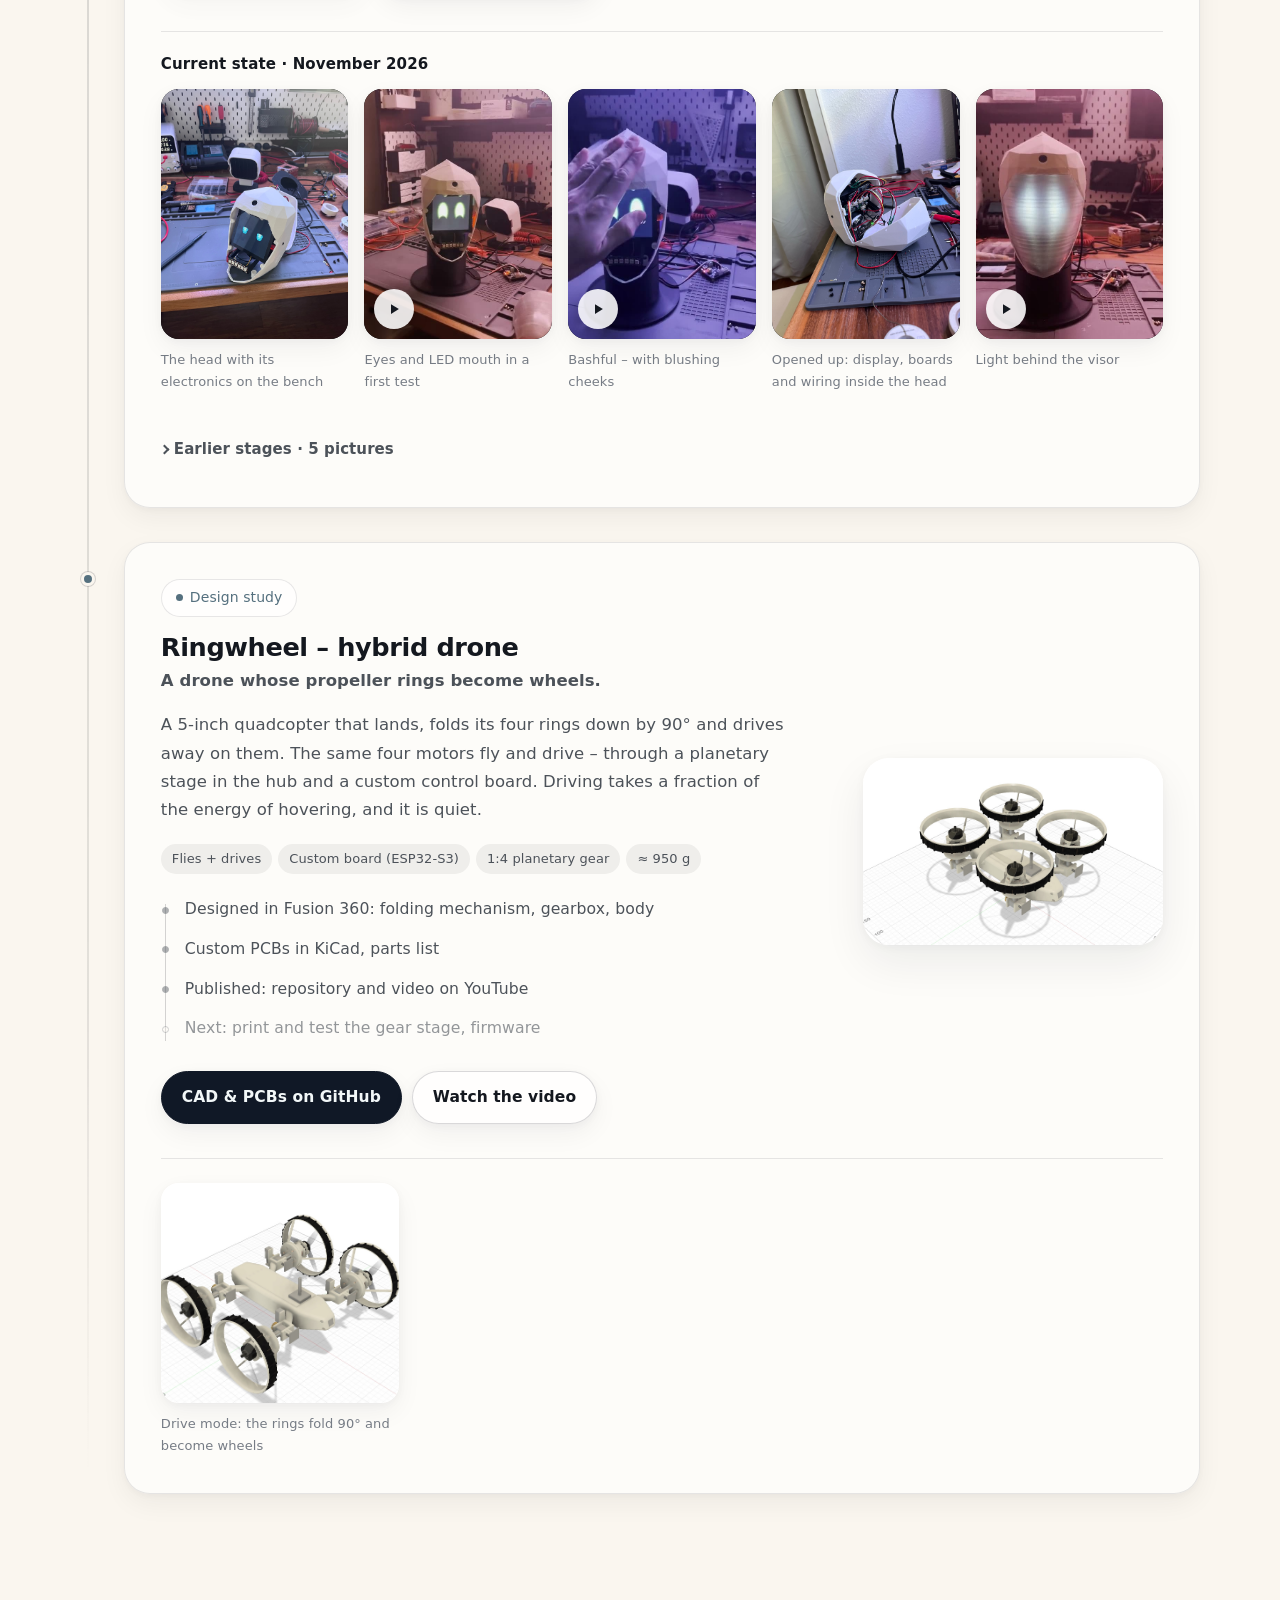
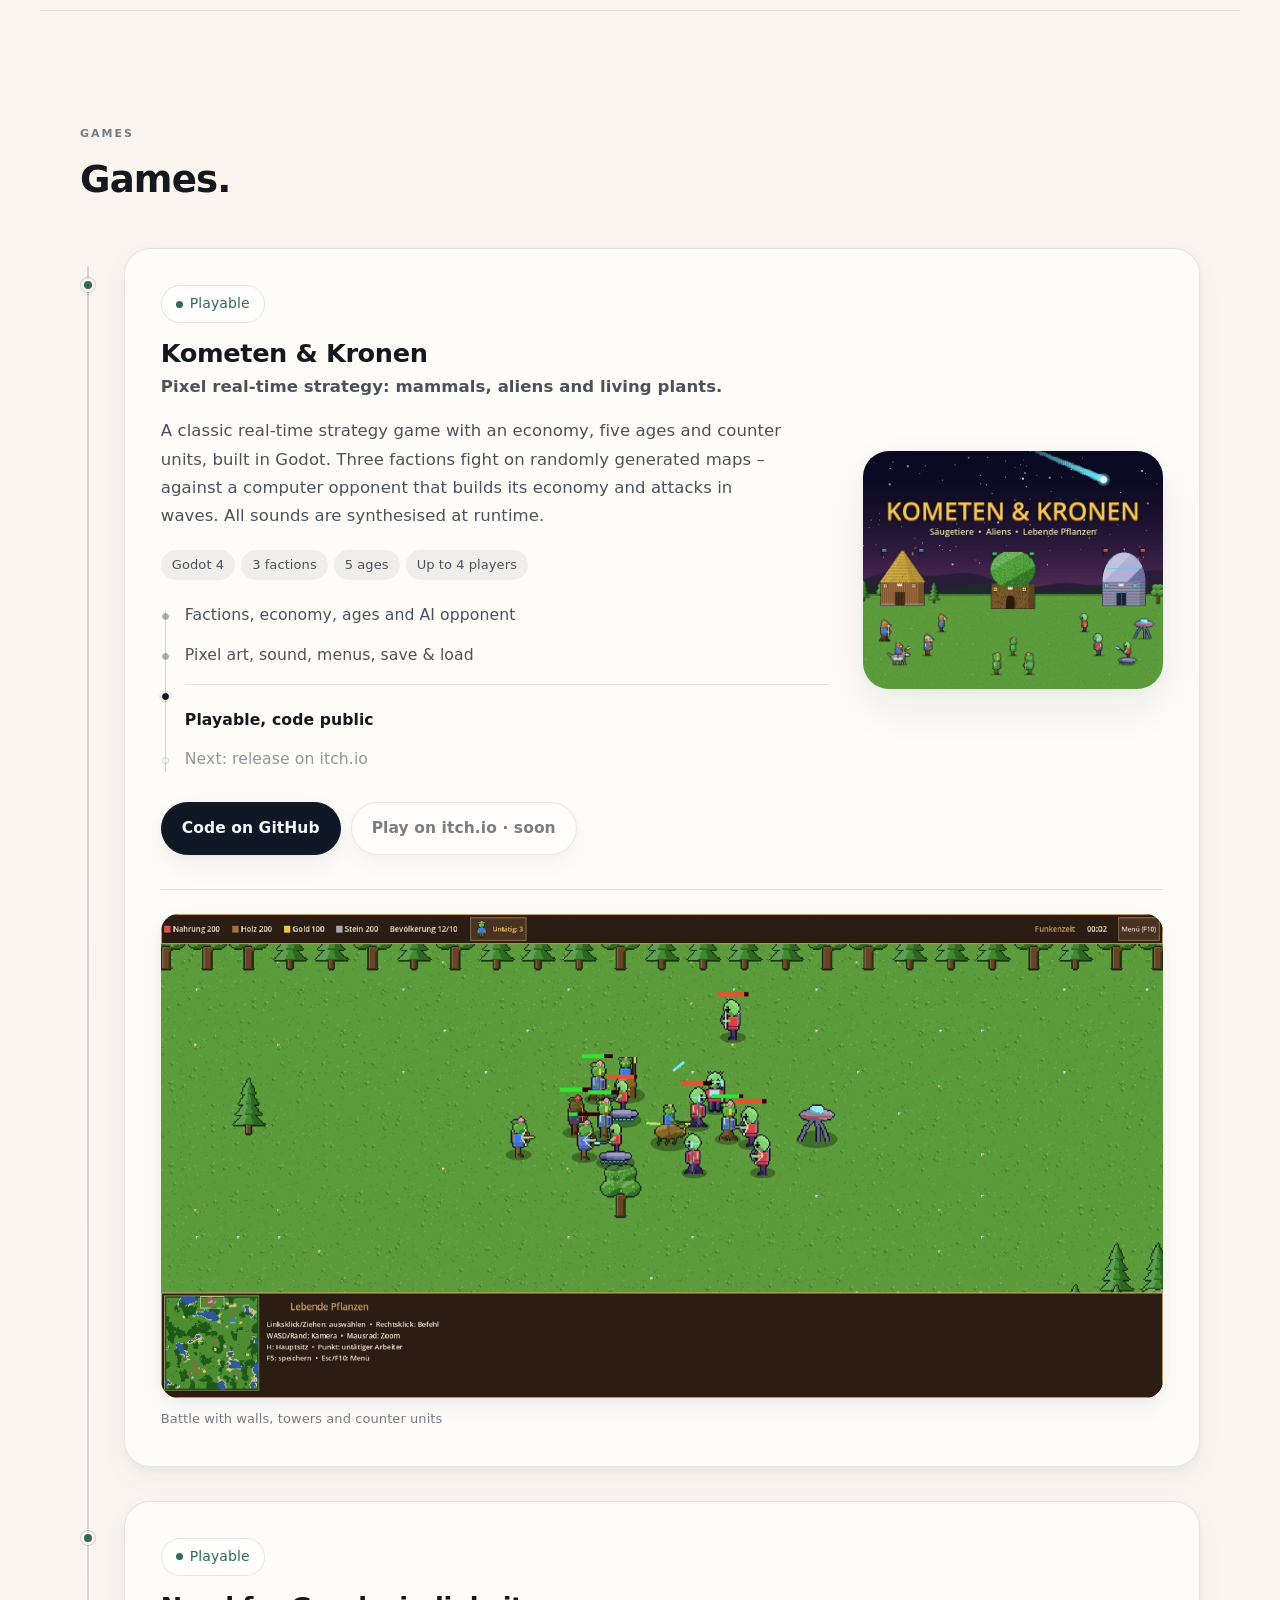
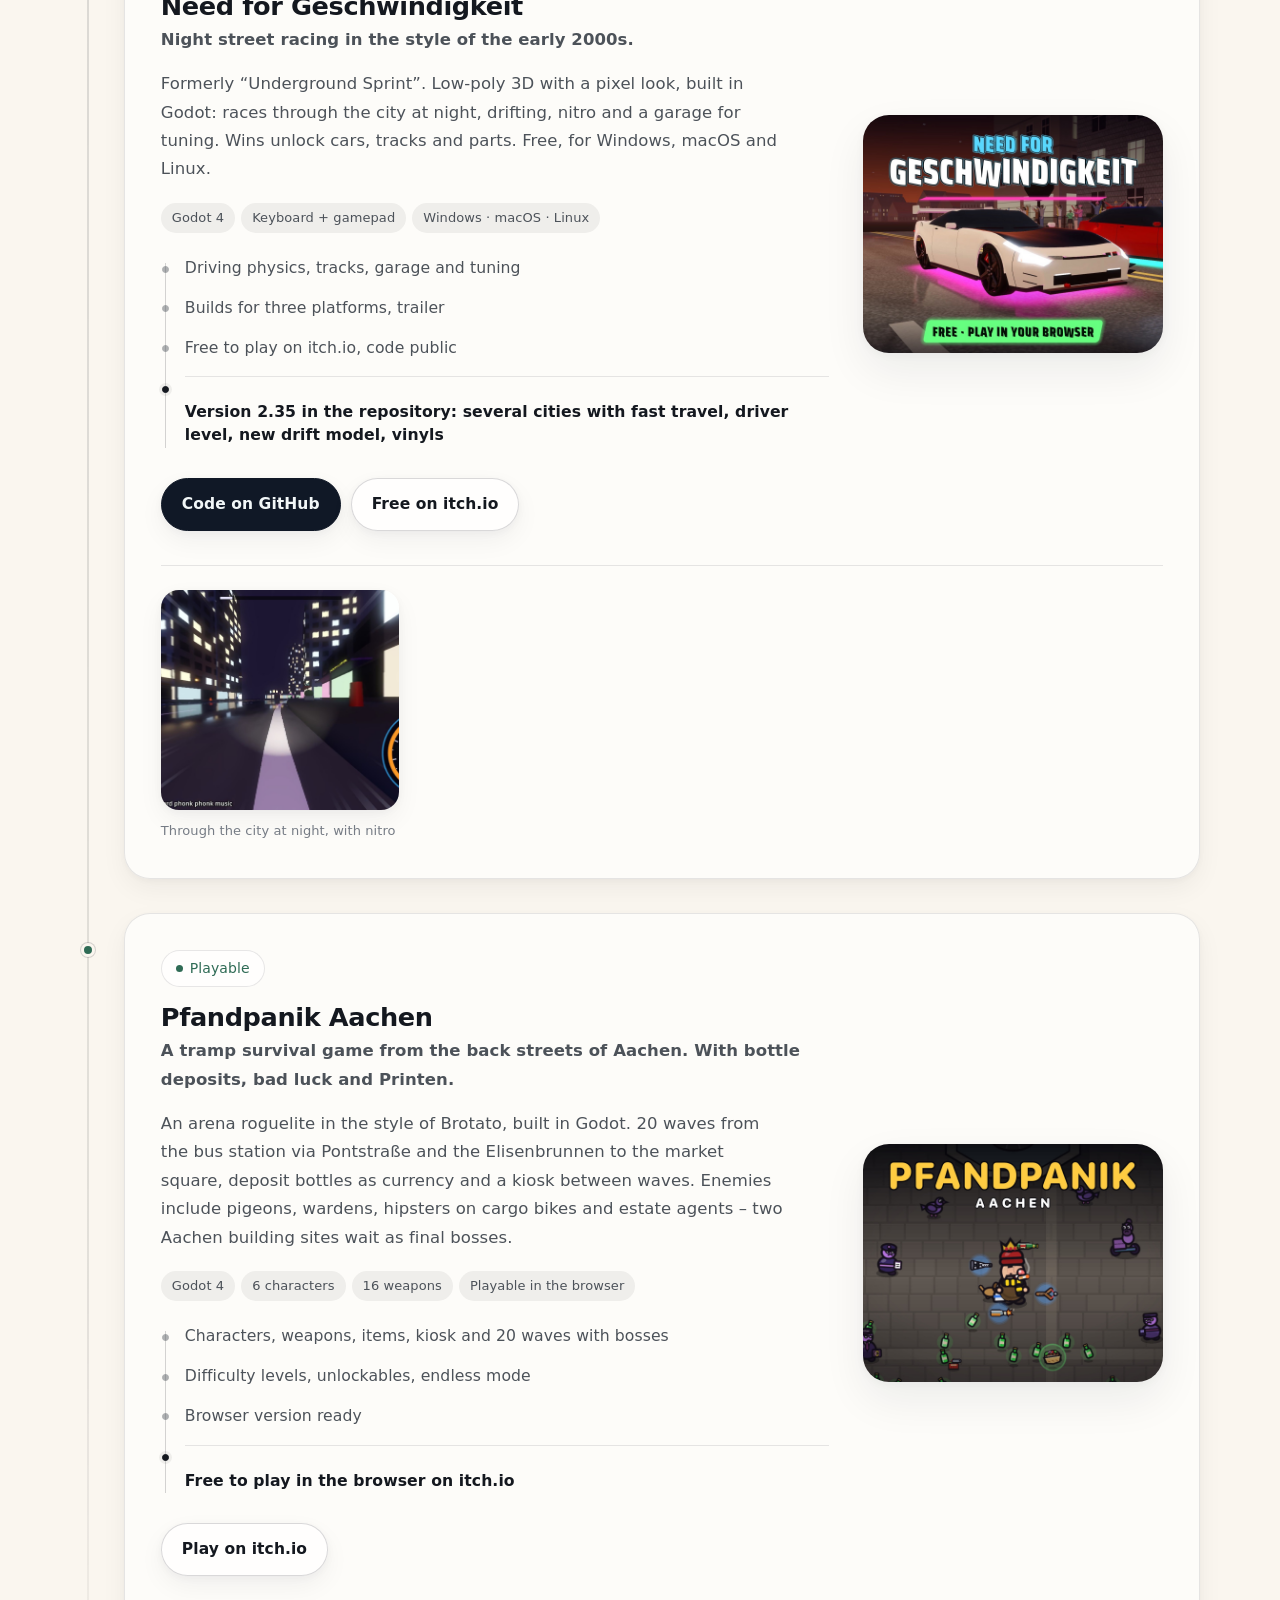
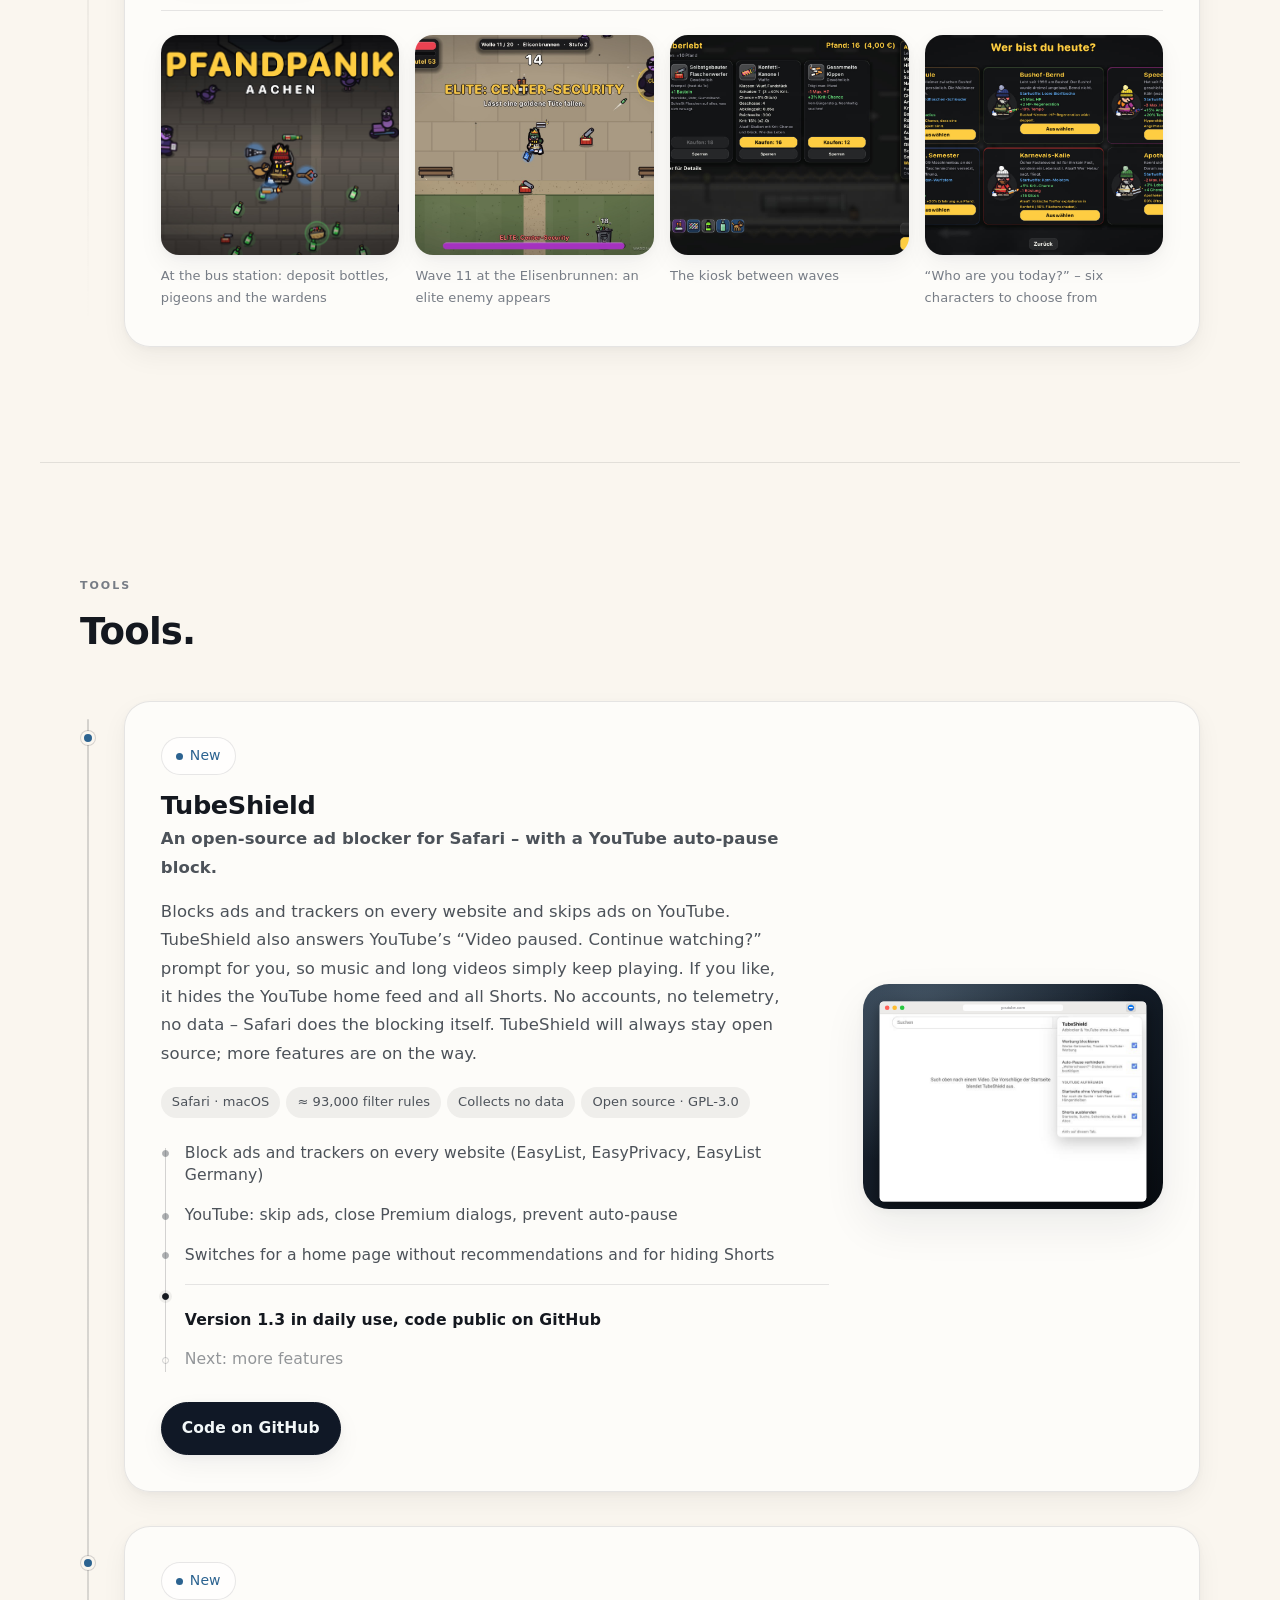
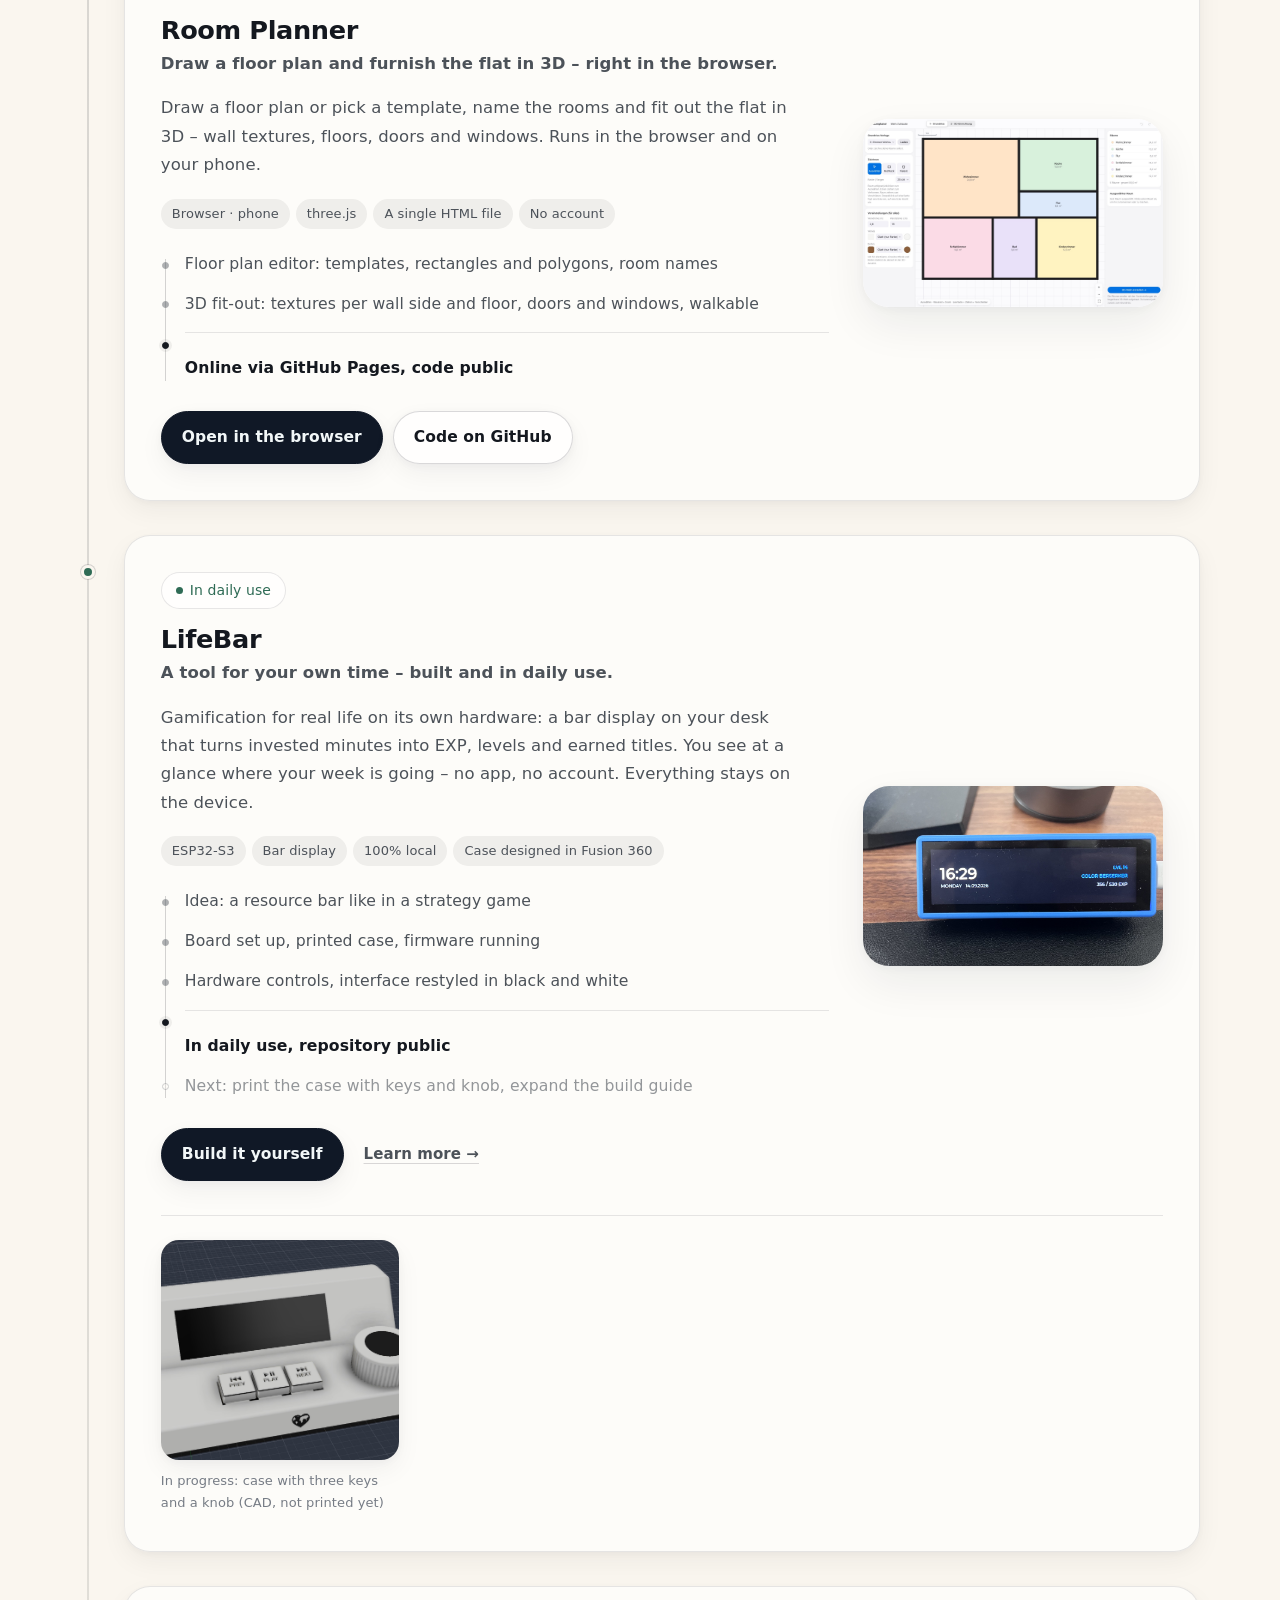
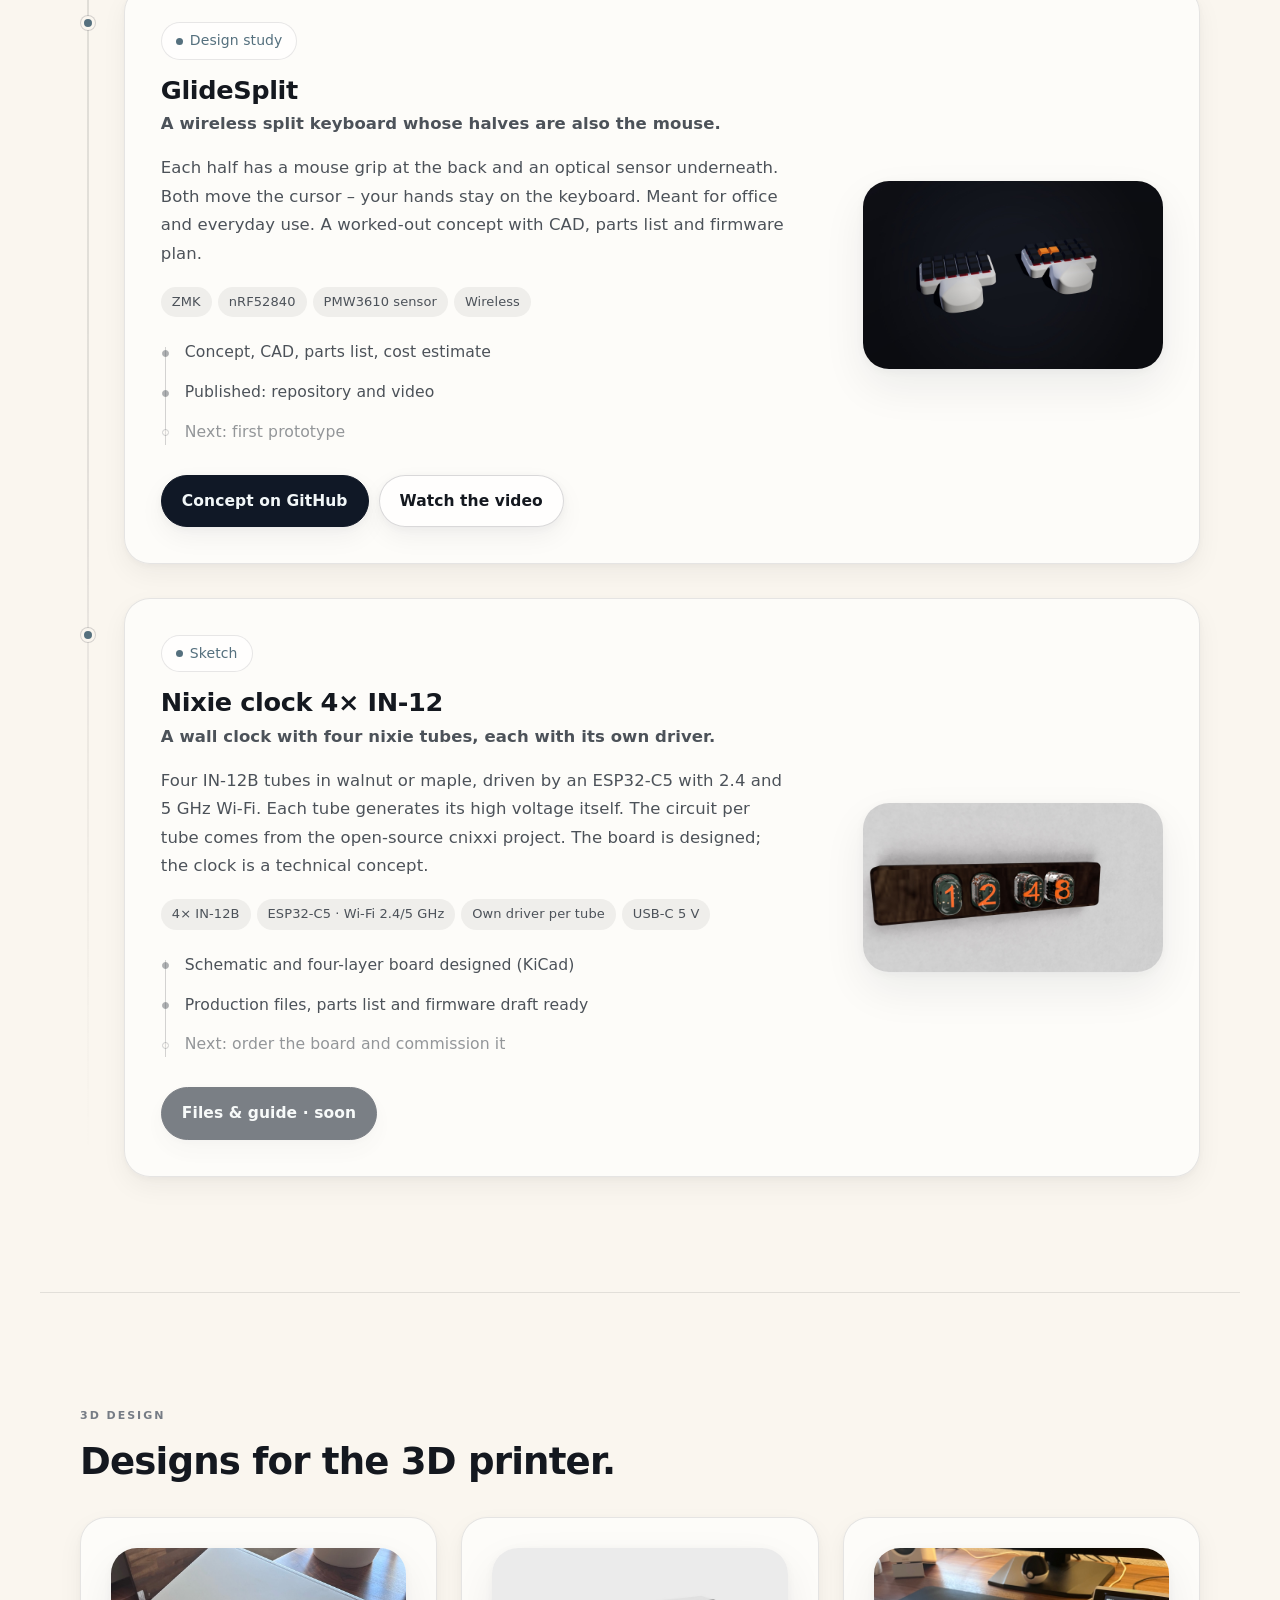
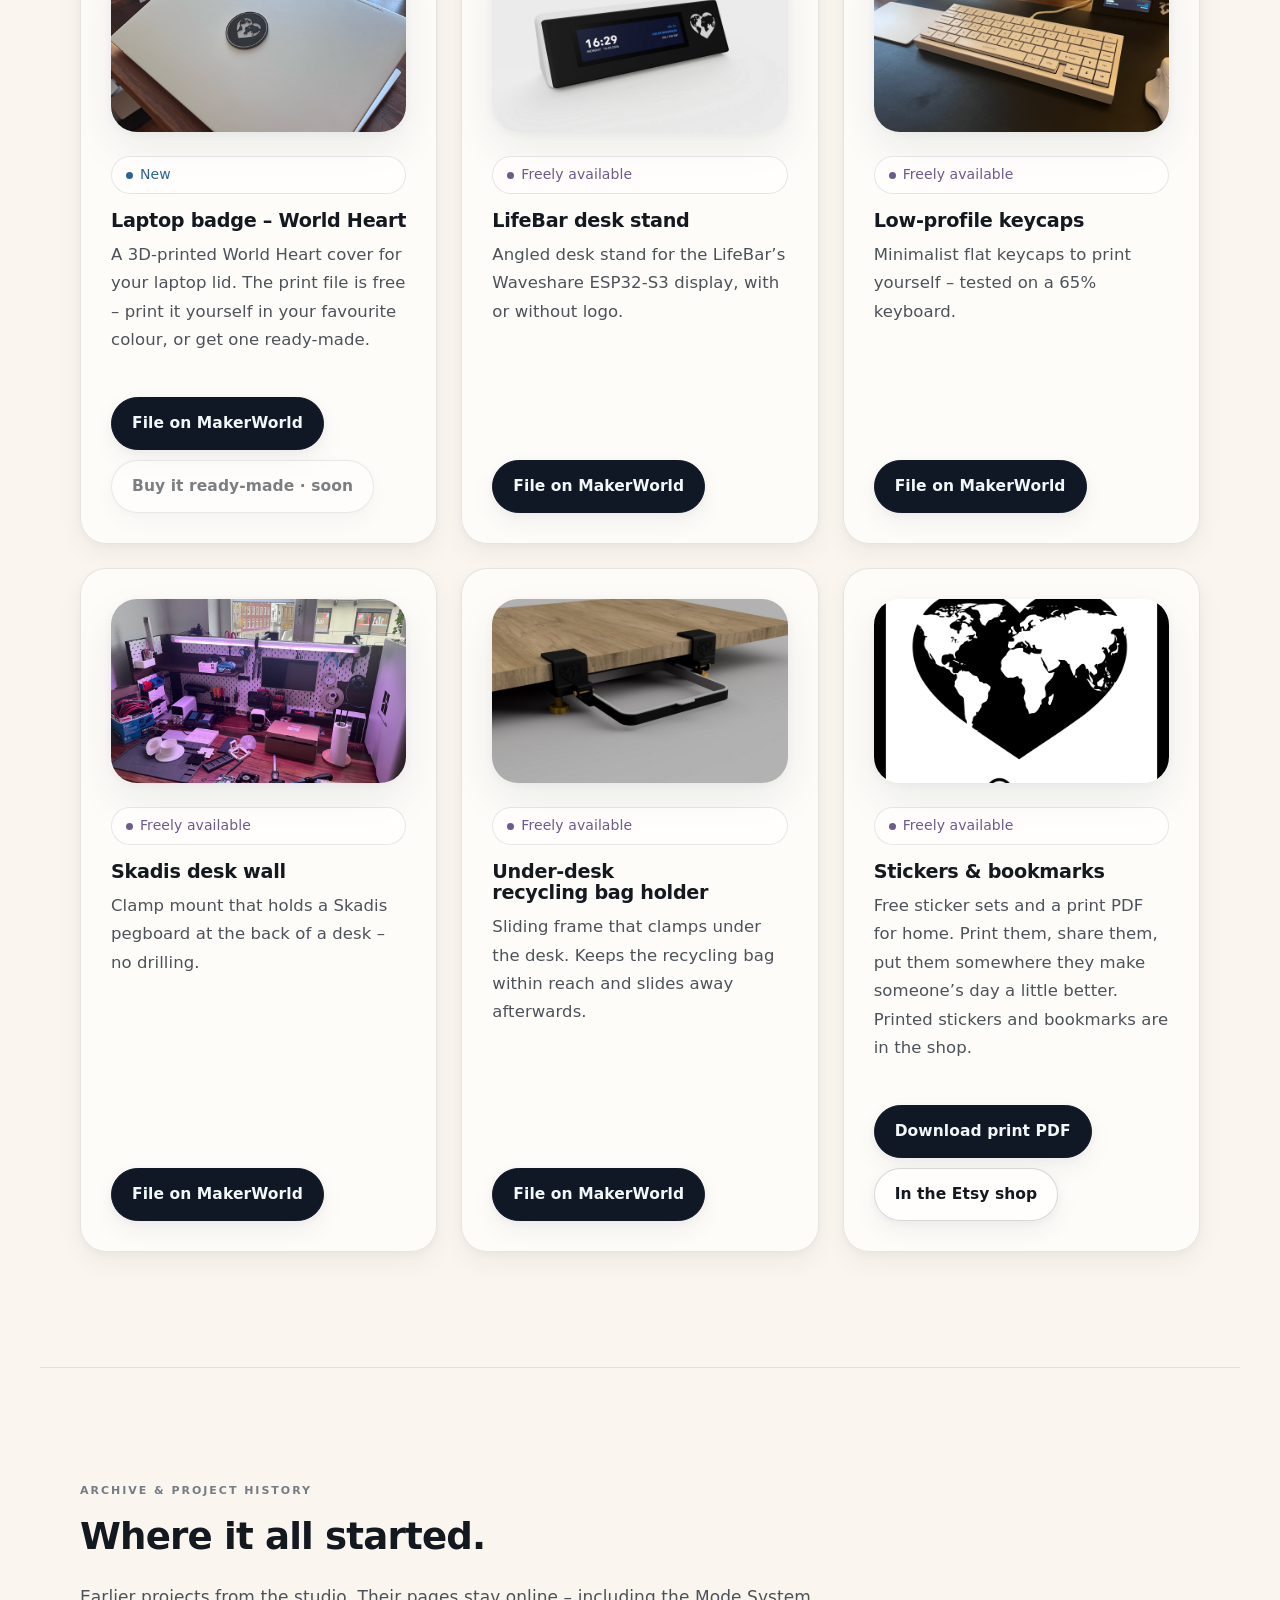
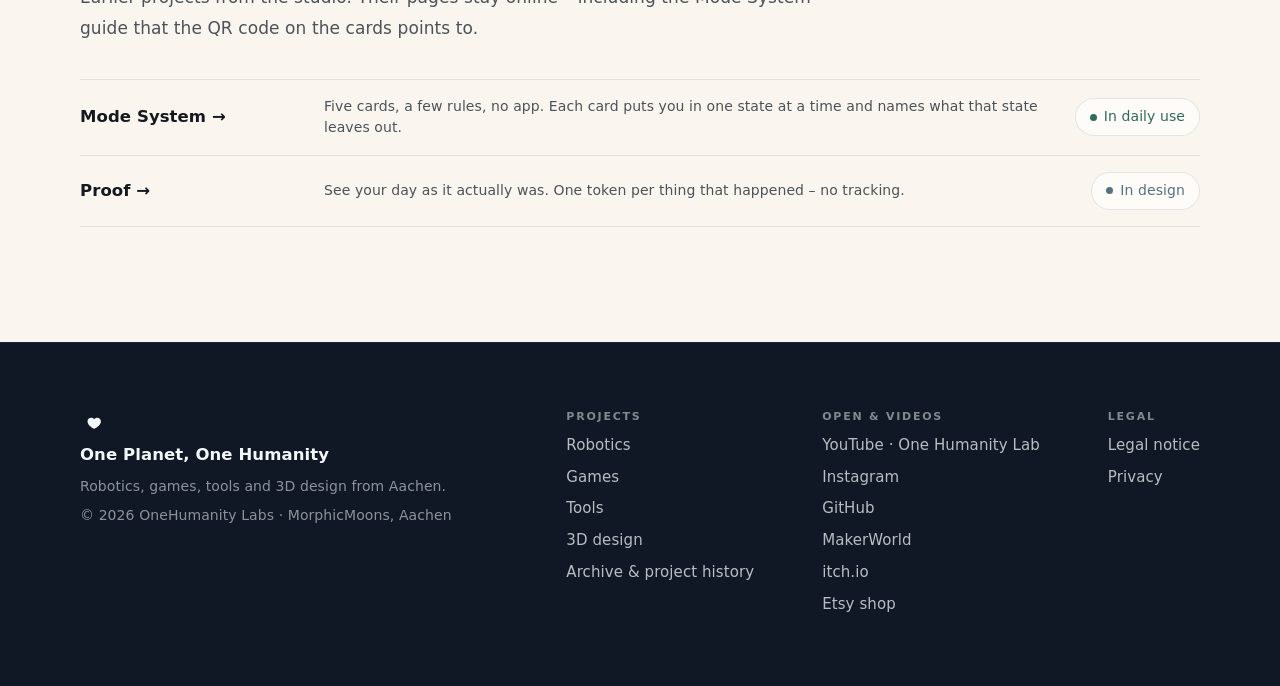
<file: tools.html>
<!doctype html>
<html lang="en">
<head>
  <meta charset="utf-8">
  <meta name="viewport" content="width=device-width, initial-scale=1">
  <link rel="icon" type="image/svg+xml" href="favicon.svg">
  <title>Alle Projekte — OneHumanity Labs</title>
  <meta name="description" content="Alle Projekte von OneHumanity Labs mit ihrem aktuellen Stand: Robotics, Games, Tools, 3D-Design – und das Archiv.">
  <meta name="color-scheme" content="light dark">
  <meta name="theme-color" content="#faf6ef" media="(prefers-color-scheme: light)">
  <meta name="theme-color" content="#0d1219" media="(prefers-color-scheme: dark)">
  <script>try{var t=localStorage.getItem('onehumanity-theme');if(t)document.documentElement.setAttribute('data-theme',t)}catch(e){}</script>
  <link rel="stylesheet" href="assets/site.css?v=20261126a">
</head>

<body class="page">

  <a class="visually-hidden" href="#main">Skip to content</a>

  <nav class="nav" id="nav">
    <a href="index.html" class="brand" aria-label="OneHumanity Labs — home">
      <svg width="26" height="26" class="logo" viewBox="0 0 64 64" aria-hidden="true">
        <path d="M20 28c0-5.5 4.5-10 10-10 3.1 0 6 1.5 7.9 4 1.9-2.5 4.8-4 7.9-4 5.5 0 10 4.5 10 10 0 11.8-18.1 19.4-18.1 19.4S20 39.8 20 28z" fill="currentColor"/>
      </svg>
      <span class="title">OneHumanity <span class="suffix">Labs</span></span>
    </a>

    <div class="nav-actions">
      <div class="lang-toggle" role="group" aria-label="Language">
        <button type="button" data-lang="de">DE</button>
        <button type="button" data-lang="en">EN</button>
      </div>
      <button class="theme-toggle" type="button" data-theme-toggle aria-pressed="false"
              aria-label="Toggle light/dark" data-i18n-attr="aria-label:navTheme">
        <svg width="20" height="20" class="icon-moon" viewBox="0 0 24 24" aria-hidden="true"><path d="M20.5 14.6A8.5 8.5 0 0 1 9.4 3.5a8.5 8.5 0 1 0 11.1 11.1z" fill="currentColor"/></svg>
        <svg width="20" height="20" class="icon-sun" viewBox="0 0 24 24" aria-hidden="true"><circle cx="12" cy="12" r="4.2" fill="currentColor"/><path d="M12 2v2.5M12 19.5V22M2 12h2.5M19.5 12H22M4.9 4.9l1.8 1.8M17.3 17.3l1.8 1.8M4.9 19.1l1.8-1.8M17.3 6.7l1.8-1.8" stroke="currentColor" stroke-width="1.8" stroke-linecap="round" fill="none"/></svg>
      </button>
      <button class="nav-toggle" type="button" aria-expanded="false" aria-controls="nav-links"
              aria-label="Menu" data-i18n-attr="aria-label:navMenu">
        <span></span>
      </button>
    </div>

    <div class="nav-links" id="nav-links">
      <a class="nav-link" href="uebersicht.html#projekte" data-i18n="navProjects">Projects</a>
      <a class="nav-link" href="tools.html" data-i18n="navAllProjects">All projects</a>
      <a class="nav-link" href="uebersicht.html#mitmachen" data-i18n="navJoin">Take part</a>
      <a class="nav-link" href="tools.html#archiv" data-i18n="navArchive">Archive</a>
      <a class="nav-link nav-link-gallery" href="index.html" data-i18n="navGallery">3D gallery</a>
    </div>
  </nav>

  <main id="main">

    <header class="hero" id="top">
      <span class="orb b" aria-hidden="true"></span>
      <div class="hero-inner">
        <div data-lang-content="en" class="active reveal">
          <p class="kicker">All projects</p>
          <h1 class="h1">Every project, every stage.</h1>
          <p class="lead">Robotics, games, tools and 3D design: what is in use today, what is in development, and what comes next.</p>
        </div>
        <div data-lang-content="de" class="reveal">
          <p class="kicker">Alle Projekte</p>
          <h1 class="h1">Jedes Projekt, jede Etappe.</h1>
          <p class="lead">Robotics, Games, Tools und 3D-Design: was heute im Einsatz ist, was gerade entsteht und was als Nächstes kommt.</p>
        </div>
      </div>
    </header>

    <nav class="wrap chips jump" aria-label="Areas" data-i18n-attr="aria-label:jumpLabel">
      <a class="chip" href="#robotics">Robotics</a>
      <a class="chip" href="#games">Games</a>
      <a class="chip" href="#tools">Tools</a>
      <a class="chip" href="#design" data-i18n="navDesign">3D design</a>
      <a class="chip" href="#archiv" data-i18n="navArchive">Archive</a>
    </nav>

    <section id="robotics" aria-labelledby="robotics-title">
      <div class="wrap">
        <p class="kicker reveal">Robotics</p>
        <h2 class="section-title reveal" id="robotics-title" data-i18n="tRob">Robots and machines.</h2>
        <ol class="roadmap" data-projects="area:robotics" data-timeline></ol>
      </div>
    </section>

    <section id="games" aria-labelledby="games-title">
      <div class="wrap">
        <p class="kicker reveal">Games</p>
        <h2 class="section-title reveal" id="games-title" data-i18n="tGames">Games.</h2>
        <ol class="roadmap" data-projects="area:games" data-timeline></ol>
      </div>
    </section>

    <section id="tools" aria-labelledby="tools-title">
      <div class="wrap">
        <p class="kicker reveal">Tools</p>
        <h2 class="section-title reveal" id="tools-title" data-i18n="tTools">Tools.</h2>
        <ol class="roadmap" data-projects="area:tools" data-timeline></ol>
      </div>
    </section>

    <section id="design" aria-labelledby="design-title">
      <div class="wrap">
        <p class="kicker reveal">3D design</p>
        <h2 class="section-title reveal" id="design-title" data-i18n="tDesign">Designs for the 3D printer.</h2>
        <div class="grid cols-3" data-projects="cards:design" style="margin-top:var(--sp-5)"></div>
      </div>
    </section>

    <section id="archiv" aria-labelledby="more-title">
      <div class="wrap">
        <p class="kicker reveal" data-i18n="moreKicker">Archive &amp; project history</p>
        <h2 class="section-title reveal" id="more-title" data-i18n="moreTitle">Where it all started.</h2>
        <p class="lead reveal" data-i18n="moreIntro">Earlier projects from the studio. Their pages stay online – including the Mode System guide that the QR code on the cards points to.</p>
        <ol class="index-list reveal" data-projects="index:archive"></ol>
      </div>
    </section>

  </main>

  <footer class="site-footer">
    <div class="footer-inner">
      <div class="footer-brand">
        <svg width="26" height="26" class="logo" viewBox="0 0 64 64" aria-hidden="true">
          <path d="M20 28c0-5.5 4.5-10 10-10 3.1 0 6 1.5 7.9 4 1.9-2.5 4.8-4 7.9-4 5.5 0 10 4.5 10 10 0 11.8-18.1 19.4-18.1 19.4S20 39.8 20 28z" fill="currentColor"/>
        </svg>
        <strong class="manifest">One Planet, One Humanity</strong>
        <span class="small" data-i18n="footerTagline">Robotics, games, tools and 3D design from Aachen.</span>
        <span class="small">© <span data-year>2026</span> OneHumanity Labs · MorphicMoons, Aachen</span>
      </div>
      <div class="footer-cols">
        <div class="footer-col">
          <h2 data-i18n="footerProjects">Projects</h2>
          <ul class="footer-nav">
            <li><a href="uebersicht.html#robotics">Robotics</a></li>
            <li><a href="uebersicht.html#games">Games</a></li>
            <li><a href="uebersicht.html#tools">Tools</a></li>
            <li><a href="uebersicht.html#design" data-i18n="navDesign">3D design</a></li>
            <li><a href="tools.html#archiv" data-i18n="footerArchive">Archive &amp; history</a></li>
          </ul>
        </div>
        <div class="footer-col">
          <h2 data-i18n="footerOpen">Open</h2>
          <ul class="footer-nav">
            <li><a href="https://www.youtube.com/@marcelloswigswag" target="_blank" rel="noopener">YouTube · One Humanity Lab</a></li>
            <li><a href="https://www.instagram.com/marcelloswigswag/" target="_blank" rel="noopener">Instagram</a></li>
            <li><a href="https://github.com/DesignStraub" target="_blank" rel="noopener">GitHub</a></li>
            <li><a href="https://makerworld.com/@MarcelloStr" target="_blank" rel="noopener">MakerWorld</a></li>
            <li><a href="https://onehumanity.itch.io" target="_blank" rel="noopener">itch.io</a></li>
            <li><a href="https://oneplanetonehumanity.etsy.com" target="_blank" rel="noopener" data-i18n="footerEtsy">Etsy shop</a></li>
          </ul>
        </div>
        <div class="footer-col">
          <h2 data-i18n="footerLegal">Legal</h2>
          <ul class="footer-nav">
            <li><a href="impressum.html" data-i18n="navLegal">Legal notice</a></li>
            <li><a href="datenschutz.html" data-i18n="navPrivacy">Privacy</a></li>
          </ul>
        </div>
      </div>
    </div>
  </footer>

  <script>
    window.OH_I18N = {
      de: {
        tRob: 'Roboter und Maschinen.',
        tGames: 'Spiele.',
        tTools: 'Werkzeuge.',
        tDesign: 'Designs für den 3D-Drucker.',
        moreKicker: 'Archiv & Projekthistorie',
        moreTitle: 'Wo alles angefangen hat.',
        moreIntro: 'Frühere Projekte aus dem Studio. Ihre Seiten bleiben online – auch der Guide zum Mode System, auf den der QR-Code auf den Karten zeigt.'
      },
      en: {
        tRob: 'Robots and machines.',
        tGames: 'Games.',
        tTools: 'Tools.',
        tDesign: 'Designs for the 3D printer.',
        moreKicker: 'Archive & project history',
        moreTitle: 'Where it all started.',
        moreIntro: 'Earlier projects from the studio. Their pages stay online – including the Mode System guide that the QR code on the cards points to.'
      }
    };
  </script>
  <script src="assets/projects.data.js?v=20261127a"></script>
  <script src="assets/projects.render.js?v=20261125c"></script>
  <script src="assets/site.js?v=20261126a"></script>
  <script data-goatcounter="https://onehumanity.goatcounter.com/count" async src="//gc.zgo.at/count.js"></script>
</body>
</html>
</file>
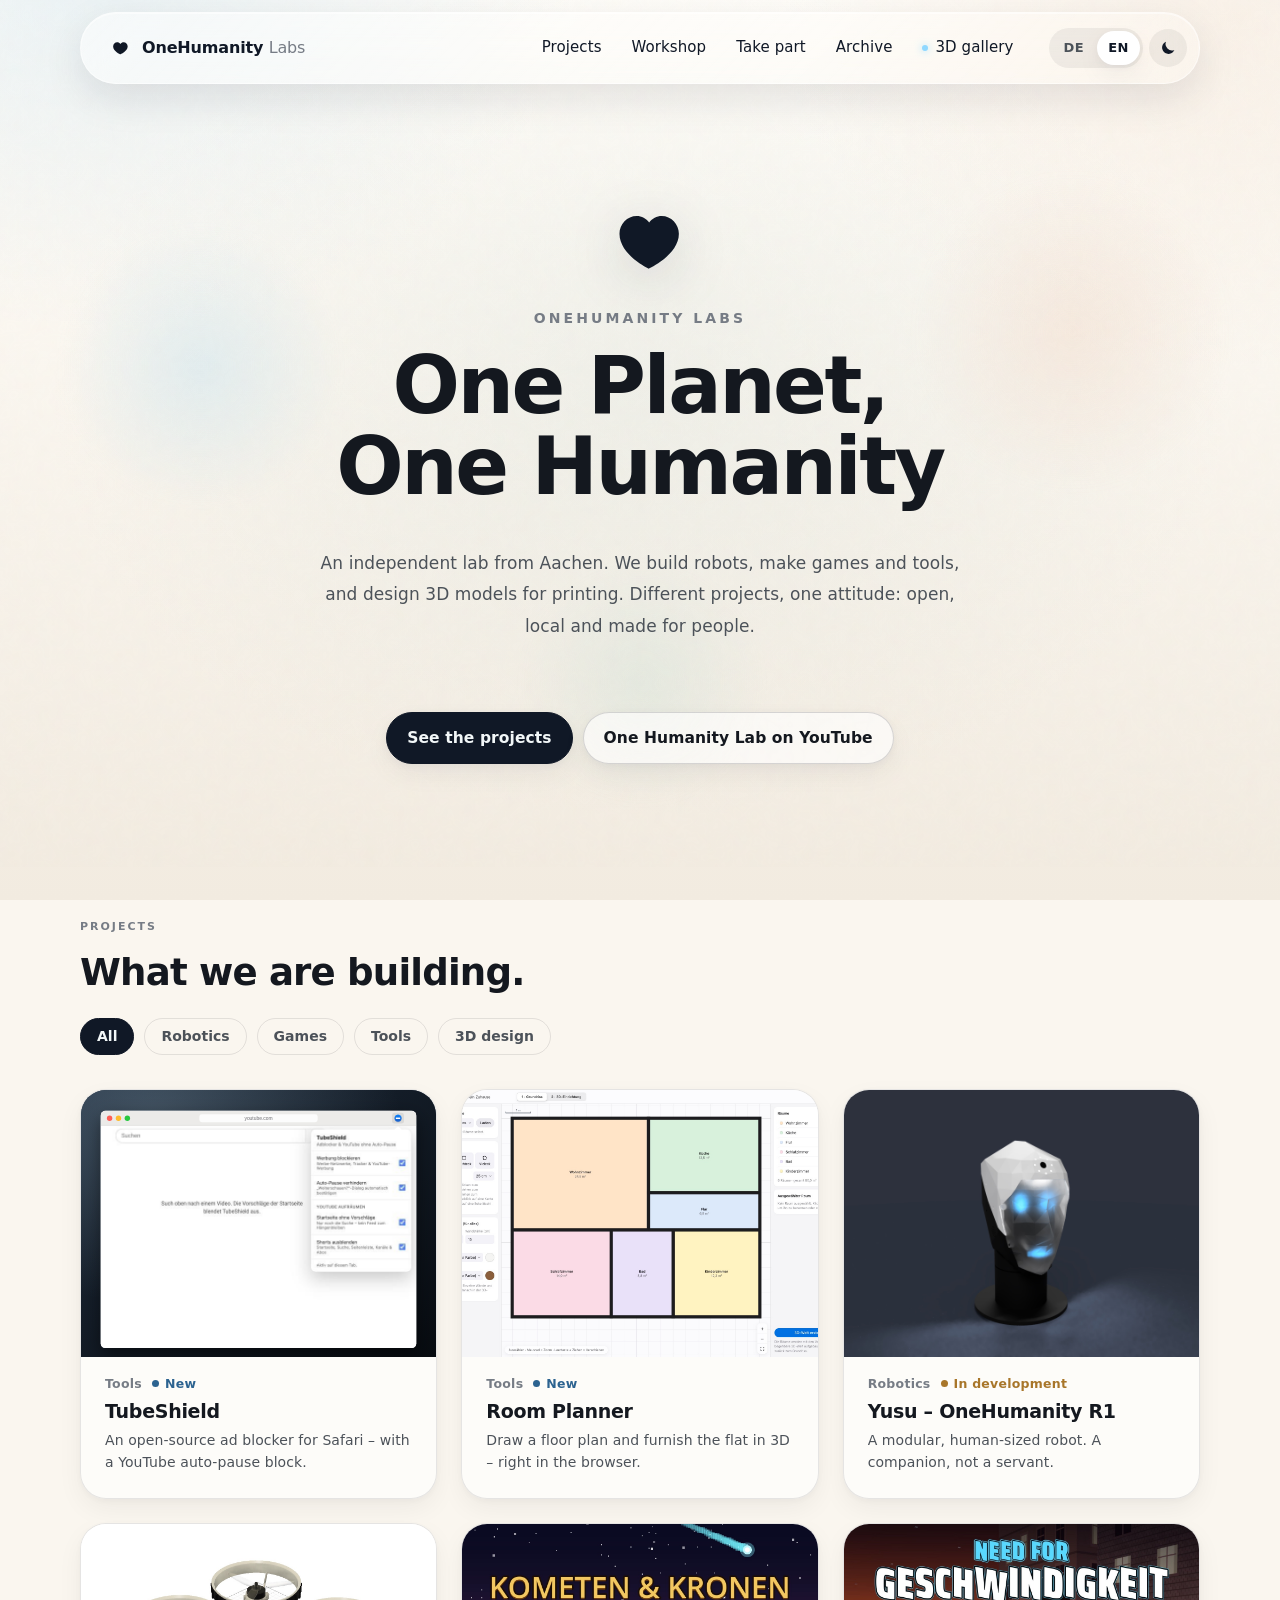
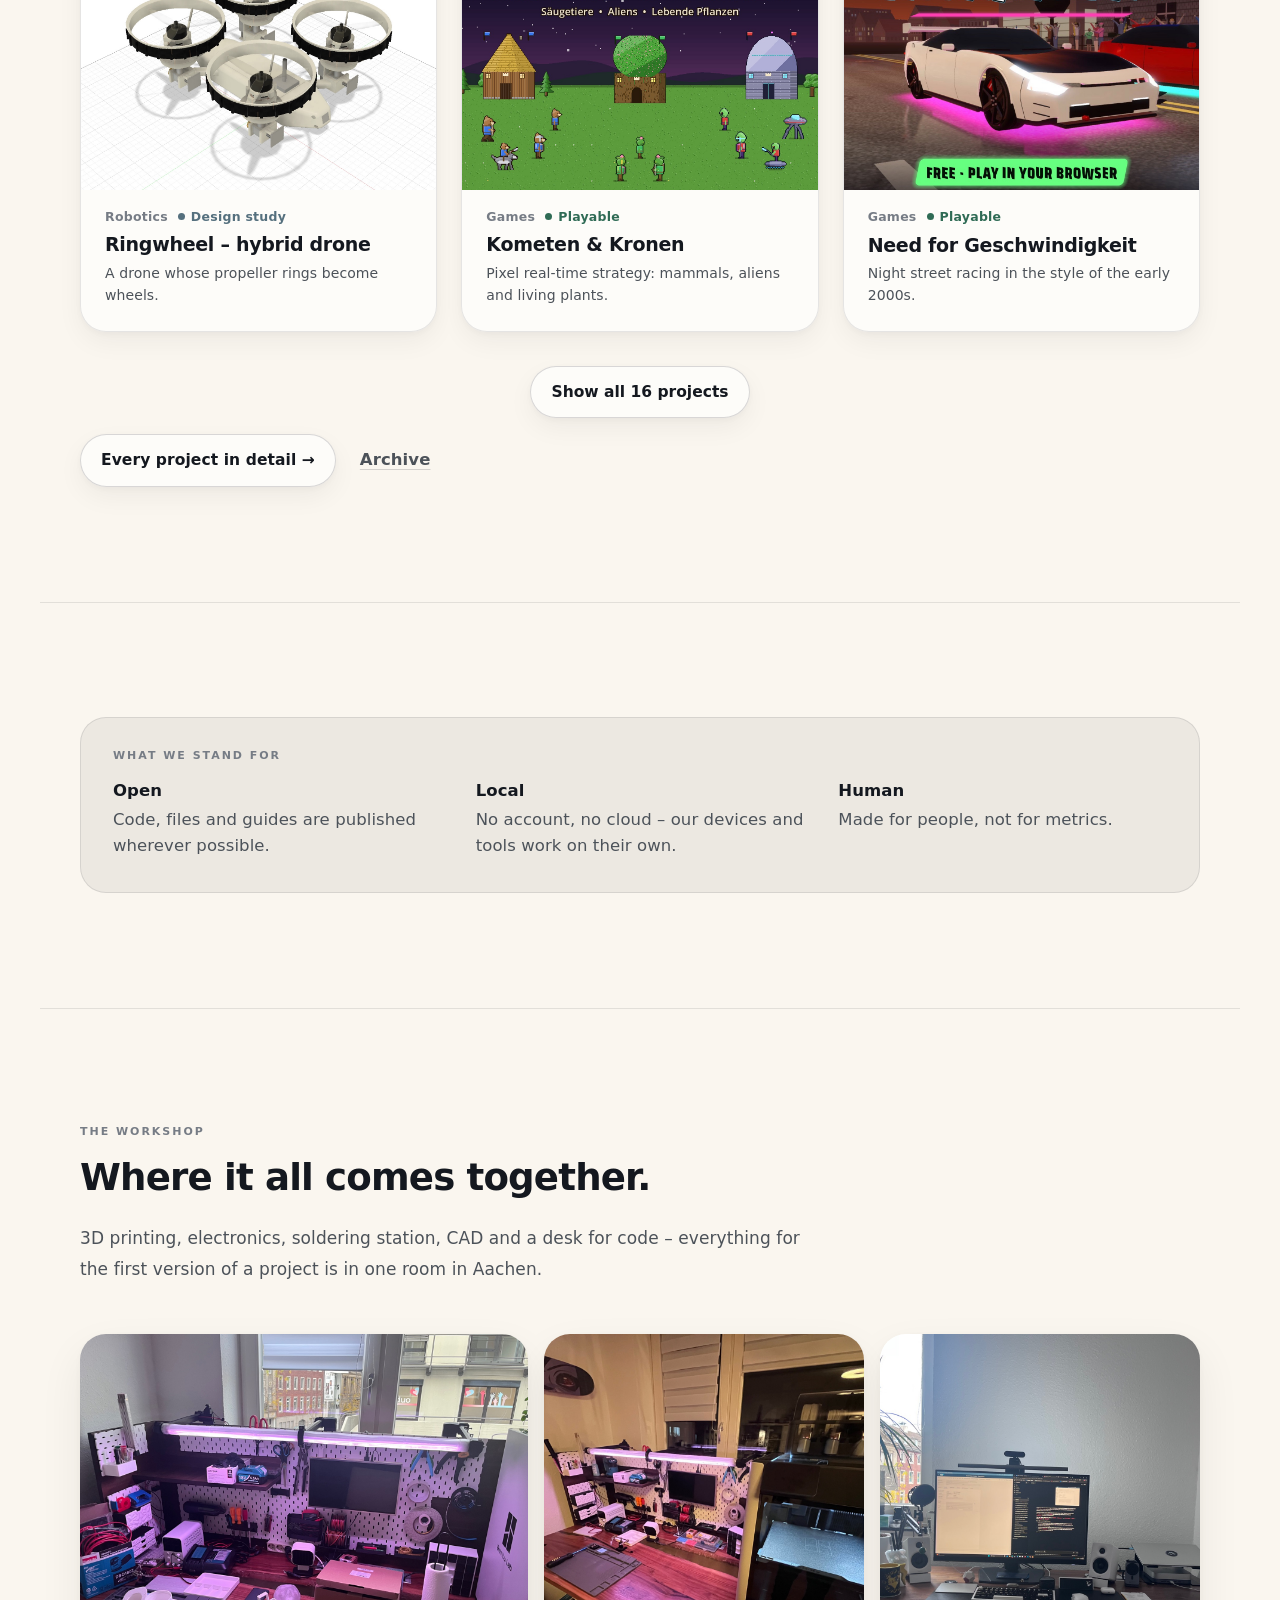
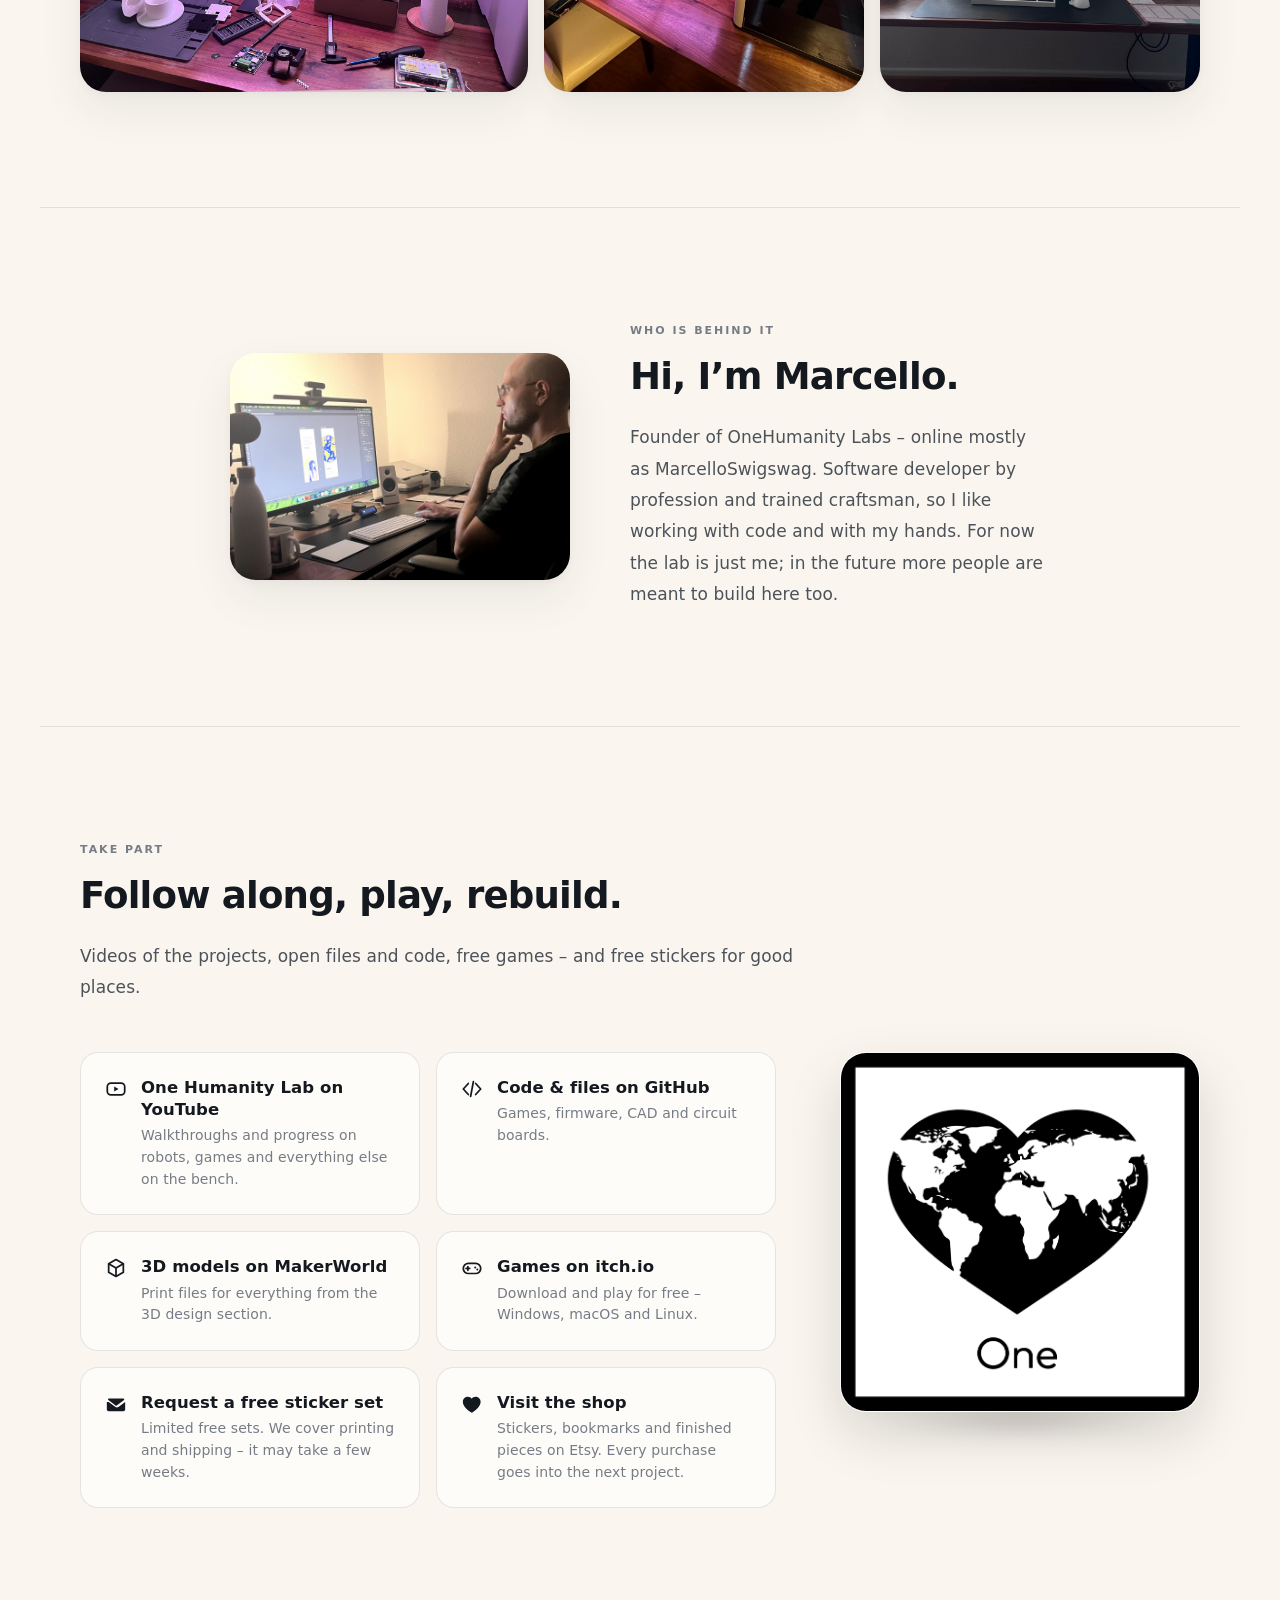
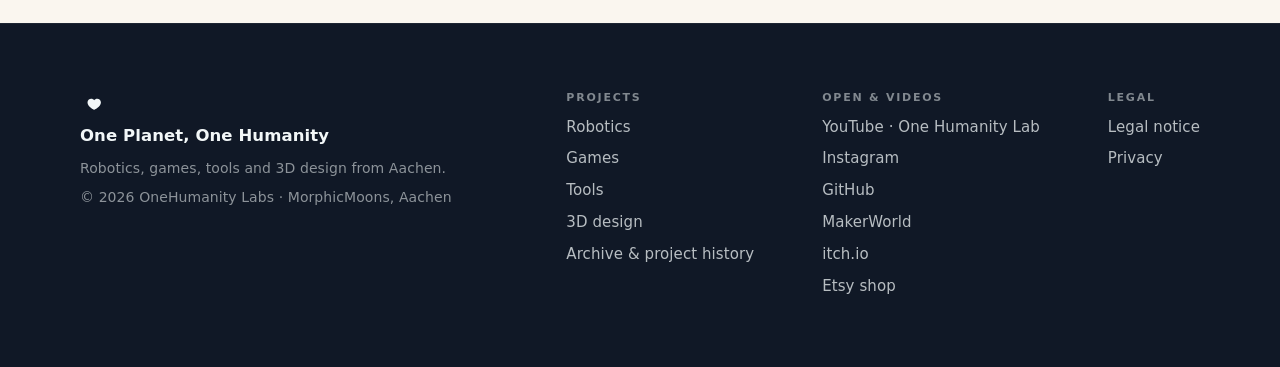
<file: uebersicht.html>
<!doctype html>
<html lang="en">
<head>
  <meta charset="utf-8">
  <meta name="viewport" content="width=device-width, initial-scale=1">
  <link rel="icon" type="image/svg+xml" href="favicon.svg">
  <title>Übersicht — OneHumanity Labs</title>
  <meta name="description" content="OneHumanity Labs aus Aachen: Robotics, Games, Tools und 3D-Design. Verschiedene Projekte, eine Haltung – offen, lokal und für Menschen gemacht.">
  <link rel="canonical" href="https://oneplanetonehumanity.com/uebersicht.html">

  <meta property="og:type" content="website">
  <meta property="og:title" content="OneHumanity Labs — One Planet, One Humanity">
  <meta property="og:description" content="An independent lab from Aachen: robotics, games, tools and 3D design.">
  <meta property="og:image" content="https://oneplanetonehumanity.com/img/yusu-head-render.jpg">

  <link rel="stylesheet" href="assets/site.css?v=20261126a">
  <meta name="color-scheme" content="light dark">
  <meta name="theme-color" content="#faf6ef" media="(prefers-color-scheme: light)">
  <meta name="theme-color" content="#0d1219" media="(prefers-color-scheme: dark)">
  <script>try{var t=localStorage.getItem('onehumanity-theme');if(t)document.documentElement.setAttribute('data-theme',t)}catch(e){}</script>
</head>

<body class="page">

  <a class="visually-hidden" href="#main">Skip to content</a>

  <nav class="nav" id="nav">
    <a href="#top" class="brand" aria-label="OneHumanity Labs — home">
      <svg width="26" height="26" class="logo" viewBox="0 0 64 64" aria-hidden="true">
        <path d="M20 28c0-5.5 4.5-10 10-10 3.1 0 6 1.5 7.9 4 1.9-2.5 4.8-4 7.9-4 5.5 0 10 4.5 10 10 0 11.8-18.1 19.4-18.1 19.4S20 39.8 20 28z" fill="currentColor"/>
      </svg>
      <span class="title">OneHumanity <span class="suffix">Labs</span></span>
    </a>

    <div class="nav-actions">
      <div class="lang-toggle" role="group" aria-label="Language">
        <button type="button" data-lang="de">DE</button>
        <button type="button" data-lang="en">EN</button>
      </div>
      <button class="theme-toggle" type="button" data-theme-toggle aria-pressed="false"
              aria-label="Toggle light/dark" data-i18n-attr="aria-label:navTheme">
        <svg width="20" height="20" class="icon-moon" viewBox="0 0 24 24" aria-hidden="true"><path d="M20.5 14.6A8.5 8.5 0 0 1 9.4 3.5a8.5 8.5 0 1 0 11.1 11.1z" fill="currentColor"/></svg>
        <svg width="20" height="20" class="icon-sun" viewBox="0 0 24 24" aria-hidden="true"><circle cx="12" cy="12" r="4.2" fill="currentColor"/><path d="M12 2v2.5M12 19.5V22M2 12h2.5M19.5 12H22M4.9 4.9l1.8 1.8M17.3 17.3l1.8 1.8M4.9 19.1l1.8-1.8M17.3 6.7l1.8-1.8" stroke="currentColor" stroke-width="1.8" stroke-linecap="round" fill="none"/></svg>
      </button>
      <button class="nav-toggle" type="button" aria-expanded="false" aria-controls="nav-links"
              aria-label="Menu" data-i18n-attr="aria-label:navMenu">
        <span></span>
      </button>
    </div>

    <div class="nav-links" id="nav-links">
      <a class="nav-link" href="#projekte" data-i18n="navProjects">Projects</a>
      <a class="nav-link" href="#werkstatt" data-i18n="navWorkshop">Workshop</a>
      <a class="nav-link" href="#mitmachen" data-i18n="navJoin">Take part</a>
      <a class="nav-link" href="tools.html#archiv" data-i18n="navArchive">Archive</a>
      <a class="nav-link nav-link-gallery" href="index.html" data-i18n="navGallery">3D gallery</a>
    </div>
  </nav>

  <main id="main">

    <!-- ================= HERO ================= -->
    <header class="hero" id="top">
      <svg class="grain" xmlns="http://www.w3.org/2000/svg" viewBox="0 0 100 100" preserveAspectRatio="none" aria-hidden="true">
        <filter id="noise"><feTurbulence type="fractalNoise" baseFrequency=".9" numOctaves="2" stitchTiles="stitch"/></filter>
        <rect width="100" height="100" filter="url(#noise)"></rect>
      </svg>
      <span class="orb a" aria-hidden="true"></span>
      <span class="orb b" aria-hidden="true"></span>
      <span class="orb c" aria-hidden="true"></span>

      <div class="hero-inner">
        <svg class="symbol reveal" width="108" height="108" viewBox="0 0 200 200" role="img" aria-label="OneHumanity">
          <path d="M62 96c0-18 14.3-33 31.9-33 9.2 0 17.5 4.7 23.1 12.1C122.6 67.7 131 63 140.1 63c17.6 0 31.9 15 31.9 33 0 39.3-55.8 64.6-55.8 64.6S62 135.3 62 96z" fill="currentColor"/>
        </svg>

        <p class="brandline reveal">OneHumanity Labs</p>
        <h1 class="h-hero reveal">One Planet,<br>One Humanity</h1>

        <p class="lead reveal" data-i18n="heroLead">An independent lab from Aachen. We build robots, make games and tools, and design 3D models for printing. Different projects, one attitude: open, local and made for people.</p>

        <div class="btn-row reveal" style="justify-content:center">
          <a href="#projekte" class="btn primary" data-i18n="heroCtaProjects">See the projects</a>
          <a href="https://www.youtube.com/@marcelloswigswag" class="btn" target="_blank" rel="noopener" data-i18n="heroCtaYoutube">One Humanity Lab on YouTube</a>
        </div>

      </div>
    </header>

    <!-- ================= PROJECTS (rail) ================= -->
    <section id="projekte" class="projects" data-rail aria-labelledby="projekte-title">
      <span class="anchor" id="robotics"></span><span class="anchor" id="games"></span><span class="anchor" id="tools"></span><span class="anchor" id="design"></span>
      <div class="wrap">
        <div class="rail-head reveal">
          <div>
            <p class="kicker" data-i18n="projKicker">Projects</p>
            <h2 class="section-title" id="projekte-title" data-i18n="projTitle">What we are building.</h2>
          </div>
        </div>
        <div class="chips reveal" role="group" aria-label="Filter" data-i18n-attr="aria-label:railFilter">
          <button type="button" class="chip" data-rail-filter="all" aria-pressed="true" data-i18n="chipAll">All</button>
          <button type="button" class="chip" data-rail-filter="robotics" aria-pressed="false">Robotics</button>
          <button type="button" class="chip" data-rail-filter="games" aria-pressed="false">Games</button>
          <button type="button" class="chip" data-rail-filter="tools" aria-pressed="false">Tools</button>
          <button type="button" class="chip" data-rail-filter="design" aria-pressed="false" data-i18n="navDesign">3D design</button>
        </div>
        <ol class="proj-grid reveal" data-projects="rail"></ol>
        <div class="proj-more">
          <button type="button" class="btn" data-rail-more aria-expanded="false" hidden></button>
        </div>
        <div class="rail-foot reveal">
          <a class="btn" href="tools.html" data-i18n="rmAll">Every project in detail →</a>
          <a class="more-link" href="tools.html#archiv" data-i18n="rmArchive">Archive</a>
        </div>
      </div>
    </section>

    <!-- ================= VALUES ================= -->
    <section id="haltung" aria-labelledby="haltung-title">
      <div class="wrap">
        <div class="values reveal" style="margin-top:0">
          <h2 class="kicker" id="haltung-title" data-i18n="valuesKicker">What we stand for</h2>
          <ul class="values-list">
            <li><strong data-i18n="v1Title">Open</strong> <span data-i18n="v1Text">Code, files and guides are published wherever possible.</span></li>
            <li><strong data-i18n="v2Title">Local</strong> <span data-i18n="v2Text">No account, no cloud – our devices and tools work on their own.</span></li>
            <li><strong data-i18n="v3Title">Human</strong> <span data-i18n="v3Text">Made for people, not for metrics.</span></li>
          </ul>
        </div>
      </div>
    </section>

    <!-- ================= WORKSHOP ================= -->
    <section id="werkstatt" aria-labelledby="werkstatt-title">
      <div class="wrap">
        <p class="kicker reveal" data-i18n="wsKicker">The workshop</p>
        <h2 class="section-title reveal" id="werkstatt-title" data-i18n="wsTitle">Where it all comes together.</h2>
        <p class="lead reveal" data-i18n="wsIntro">3D printing, electronics, soldering station, CAD and a desk for code – everything for the first version of a project is in one room in Aachen.</p>

        <div class="workshop-grid reveal">
          <figure class="media wide">
            <img src="img/workshop-bench.jpg" width="1600" height="1200" loading="lazy"
                 alt="Workbench with pegboard, tools, cable spools, monitor and 3D-printed parts under a light bar" data-i18n-attr="alt:wsAlt1">
          </figure>
          <figure class="media">
            <img src="img/workshop-evening.jpg" width="1600" height="1200" loading="lazy"
                 alt="The workshop in the evening: wooden desk, pegboard wall and a large enclosed 3D printer" data-i18n-attr="alt:wsAlt2">
          </figure>
          <figure class="media">
            <img src="img/workshop-desk.jpg" width="1600" height="1200" loading="lazy"
                 alt="Desk with monitor, keyboard, speakers and laptop by the window" data-i18n-attr="alt:wsAlt3">
          </figure>
        </div>
      </div>
    </section>

    <!-- ================= ABOUT ================= -->
    <section id="ueber" aria-labelledby="ueber-title">
      <div class="wrap narrow">
        <div class="about reveal">
          <img src="img/marcello.jpg" width="1500" height="1000" loading="lazy"
               alt="Marcello at his desk in the Aachen studio" data-i18n-attr="alt:aboutAlt">
          <div>
            <p class="kicker" data-i18n="aboutKicker">Who is behind it</p>
            <h2 class="section-title" id="ueber-title" data-i18n="aboutTitle">Hi, I’m Marcello.</h2>
            <p class="lead" data-i18n="aboutText">Founder of OneHumanity Labs – online mostly as MarcelloSwigswag. Software developer by profession and trained craftsman, so I like working with code and with my hands. For now the lab is just me; in the future more people are meant to build here too.</p>
          </div>
        </div>
      </div>
    </section>

    <!-- ================= TAKE PART ================= -->
    <section id="mitmachen" aria-labelledby="mitmachen-title">
      <div class="wrap">
        <p class="kicker reveal" data-i18n="takePartKicker">Take part</p>
        <h2 class="section-title reveal" id="mitmachen-title" data-i18n="takePartTitle">Follow along, play, rebuild.</h2>
        <p class="lead reveal" data-i18n="takePartIntro">Videos of the projects, open files and code, free games – and free stickers for good places.</p>

        <div class="split reveal" style="margin-top:var(--sp-6)">
          <div class="link-tiles">
            <a class="link-tile" href="https://www.youtube.com/@marcelloswigswag" target="_blank" rel="noopener">
              <svg width="20" height="20" viewBox="0 0 24 24" aria-hidden="true"><rect x="2.5" y="5.5" width="19" height="13" rx="4" stroke="currentColor" stroke-width="1.9" fill="none"/><path d="M10 9.2v5.6l4.8-2.8z" fill="currentColor"/></svg>
              <strong data-i18n="ctaYoutube">One Humanity Lab on YouTube</strong>
              <span data-i18n="hintYoutube">Walkthroughs and progress on robots, games and everything else on the bench.</span>
            </a>
            <a class="link-tile" href="https://github.com/DesignStraub" target="_blank" rel="noopener">
              <svg width="20" height="20" viewBox="0 0 24 24" aria-hidden="true"><path d="M8 6 2.5 12 8 18M16 6l5.5 6L16 18M13.5 4l-3 16" stroke="currentColor" stroke-width="1.9" stroke-linecap="round" stroke-linejoin="round" fill="none"/></svg>
              <strong data-i18n="ctaFiles">Code &amp; files on GitHub</strong>
              <span data-i18n="hintFiles">Games, firmware, CAD and circuit boards.</span>
            </a>
            <a class="link-tile" href="https://makerworld.com/@MarcelloStr" target="_blank" rel="noopener">
              <svg width="20" height="20" viewBox="0 0 24 24" aria-hidden="true"><path d="M12 2.8 20 7.4v9.2l-8 4.6-8-4.6V7.4z" stroke="currentColor" stroke-width="1.9" stroke-linejoin="round" fill="none"/><path d="M4 7.4l8 4.6 8-4.6M12 12v9.2" stroke="currentColor" stroke-width="1.9" stroke-linejoin="round" fill="none"/></svg>
              <strong data-i18n="ctaPrint">3D models on MakerWorld</strong>
              <span data-i18n="hintPrint">Print files for everything from the 3D design section.</span>
            </a>
            <a class="link-tile" href="https://onehumanity.itch.io" target="_blank" rel="noopener">
              <svg width="20" height="20" viewBox="0 0 24 24" aria-hidden="true"><rect x="2.5" y="7" width="19" height="11" rx="5.5" stroke="currentColor" stroke-width="1.9" fill="none"/><path d="M7.5 10.5v4M5.5 12.5h4" stroke="currentColor" stroke-width="1.9" stroke-linecap="round"/><circle cx="15.5" cy="11.5" r="1.1" fill="currentColor"/><circle cx="17.8" cy="13.6" r="1.1" fill="currentColor"/></svg>
              <strong data-i18n="ctaItch">Games on itch.io</strong>
              <span data-i18n="hintItch">Download and play for free – Windows, macOS and Linux.</span>
            </a>
            <a class="link-tile" href="https://docs.google.com/forms/d/e/1FAIpQLScWkpiObt9dsZZTg1nW82hWRVyb8-oSdZoOqfZSrBDZrqmtzw/viewform" target="_blank" rel="noopener">
              <svg width="20" height="20" viewBox="0 0 24 24" aria-hidden="true"><path d="M4 6h16a1 1 0 0 1 .8 1.6l-8 6a1 1 0 0 1-1.2 0l-8-6A1 1 0 0 1 4 6zm0 3.8 7.4 5.6a3 3 0 0 0 3.2 0L22 9.8V18a2 2 0 0 1-2 2H4a2 2 0 0 1-2-2V9.8z" fill="currentColor"/></svg>
              <strong data-i18n="ctaRequest">Request a free sticker set</strong>
              <span data-i18n="hintRequest">Limited free sets. We cover printing and shipping – it may take a few weeks.</span>
            </a>
            <a class="link-tile" href="https://oneplanetonehumanity.etsy.com" target="_blank" rel="noopener">
              <svg width="20" height="20" viewBox="0 0 24 24" aria-hidden="true"><path d="M12.1 21.3c-.3.2-.7.2-1 0C7.1 18.6 2 14.7 2 9.6 2 6.6 4.4 4.2 7.4 4.2c1.7 0 3.3.8 4.3 2.1 1-1.3 2.6-2.1 4.3-2.1 3 0 5.4 2.4 5.4 5.4 0 5.1-5.1 9-9 11.7z" fill="currentColor"/></svg>
              <strong data-i18n="ctaSupport">Visit the shop</strong>
              <span data-i18n="hintSupport">Stickers, bookmarks and finished pieces on Etsy. Every purchase goes into the next project.</span>
            </a>
          </div>

          <div class="sticker-card" data-sticker>
            <div class="sticker">
              <img src="sticker.png" alt="OneHumanity sticker" width="720" height="720">
              <span class="sticker-sheen" aria-hidden="true"></span>
            </div>
          </div>
        </div>
      </div>
    </section>

  </main>

  <footer class="site-footer">
    <div class="footer-inner">
      <div class="footer-brand">
        <svg width="26" height="26" class="logo" viewBox="0 0 64 64" aria-hidden="true">
          <path d="M20 28c0-5.5 4.5-10 10-10 3.1 0 6 1.5 7.9 4 1.9-2.5 4.8-4 7.9-4 5.5 0 10 4.5 10 10 0 11.8-18.1 19.4-18.1 19.4S20 39.8 20 28z" fill="currentColor"/>
        </svg>
        <strong class="manifest">One Planet, One Humanity</strong>
        <span class="small" data-i18n="footerTagline">Robotics, games, tools and 3D design from Aachen.</span>
        <span class="small">© <span data-year>2026</span> OneHumanity Labs · MorphicMoons, Aachen</span>
      </div>
      <div class="footer-cols">
        <div class="footer-col">
          <h2 data-i18n="footerProjects">Projects</h2>
          <ul class="footer-nav">
            <li><a href="#robotics">Robotics</a></li>
            <li><a href="#games">Games</a></li>
            <li><a href="#tools">Tools</a></li>
            <li><a href="#design" data-i18n="navDesign">3D design</a></li>
            <li><a href="tools.html#archiv" data-i18n="footerArchive">Archive &amp; history</a></li>
          </ul>
        </div>
        <div class="footer-col">
          <h2 data-i18n="footerOpen">Open</h2>
          <ul class="footer-nav">
            <li><a href="https://www.youtube.com/@marcelloswigswag" target="_blank" rel="noopener">YouTube · One Humanity Lab</a></li>
            <li><a href="https://www.instagram.com/marcelloswigswag/" target="_blank" rel="noopener">Instagram</a></li>
            <li><a href="https://github.com/DesignStraub" target="_blank" rel="noopener">GitHub</a></li>
            <li><a href="https://makerworld.com/@MarcelloStr" target="_blank" rel="noopener">MakerWorld</a></li>
            <li><a href="https://onehumanity.itch.io" target="_blank" rel="noopener">itch.io</a></li>
            <li><a href="https://oneplanetonehumanity.etsy.com" target="_blank" rel="noopener" data-i18n="footerEtsy">Etsy shop</a></li>
          </ul>
        </div>
        <div class="footer-col">
          <h2 data-i18n="footerLegal">Legal</h2>
          <ul class="footer-nav">
            <li><a href="impressum.html" data-i18n="navLegal">Legal notice</a></li>
            <li><a href="datenschutz.html" data-i18n="navPrivacy">Privacy</a></li>
          </ul>
        </div>
      </div>
    </div>
  </footer>

  <script>
    window.OH_I18N = {
      de: {
        heroLead: 'Ein unabhängiges Lab aus Aachen. Wir bauen Roboter, entwickeln Spiele und Werkzeuge und gestalten 3D-Modelle zum Drucken. Verschiedene Projekte, eine Haltung: offen, lokal und für Menschen gemacht.',
        heroCtaProjects: 'Projekte ansehen',
        heroCtaYoutube: 'One Humanity Lab auf YouTube',
        valuesKicker: 'Wofür wir stehen',
        v1Title: 'Offen',
        v1Text: 'Code, Dateien und Anleitungen werden veröffentlicht, wo immer es geht.',
        v2Title: 'Lokal',
        v2Text: 'Kein Account, keine Cloud – unsere Geräte und Werkzeuge funktionieren für sich.',
        v3Title: 'Menschlich',
        v3Text: 'Für Menschen gemacht, nicht für Kennzahlen.',
        projKicker: 'Projekte',
        projTitle: 'Woran wir bauen.',
        chipAll: 'Alle',
        railFilter: 'Nach Bereich filtern',
        railMore: 'Alle {n} Projekte zeigen',
        railLess: 'Weniger zeigen',
        rmAll: 'Alle Projekte im Detail →',
        rmArchive: 'Archiv',
        wsKicker: 'Die Werkstatt',
        wsTitle: 'Wo alles zusammenkommt.',
        wsIntro: '3D-Druck, Elektronik, Lötstation, CAD und ein Schreibtisch für Code – alles für die erste Version eines Projekts steht in einem Raum in Aachen.',
        wsAlt1: 'Werkbank mit Lochwand, Werkzeug, Kabelrollen, Monitor und 3D-gedruckten Teilen unter einer Lichtleiste',
        wsAlt2: 'Die Werkstatt am Abend: Holztisch, Lochwand und ein großer geschlossener 3D-Drucker',
        wsAlt3: 'Schreibtisch mit Monitor, Tastatur, Lautsprechern und Laptop am Fenster',
        aboutKicker: 'Wer dahinter steckt',
        aboutTitle: 'Hi, ich bin Marcello.',
        aboutText: 'Gründer von OneHumanity Labs – im Netz meist als MarcelloSwigswag unterwegs. Von Beruf Software-Entwickler, gelernter Handwerker, deshalb arbeite ich gern mit Code und mit den Händen. Bisher ist das Lab nur ich; künftig sollen hier auch weitere Menschen mitbauen.',
        aboutAlt: 'Marcello an seinem Schreibtisch im Aachener Studio',
        takePartKicker: 'Mitmachen',
        takePartTitle: 'Zuschauen, spielen, nachbauen.',
        takePartIntro: 'Videos zu den Projekten, offene Dateien und offener Code, kostenlose Spiele – und freie Sticker für gute Orte.',
        ctaYoutube: 'One Humanity Lab auf YouTube',
        hintYoutube: 'Walkthroughs und Fortschritte zu Robotern, Spielen und allem anderen auf der Werkbank.',
        ctaFiles: 'Code &amp; Dateien auf GitHub',
        hintFiles: 'Spiele, Firmware, CAD und Platinen.',
        ctaPrint: '3D-Modelle auf MakerWorld',
        hintPrint: 'Druckdateien zu allem aus dem Bereich 3D-Design.',
        ctaItch: 'Spiele auf itch.io',
        hintItch: 'Kostenlos herunterladen und spielen – Windows, macOS und Linux.',
        ctaRequest: 'Kostenloses Sticker-Set anfragen',
        hintRequest: 'Limitierte kostenlose Sets. Druck und Versand übernehmen wir – es kann ein paar Wochen dauern.',
        ctaSupport: 'Zum Shop',
        hintSupport: 'Sticker, Lesezeichen und fertige Stücke auf Etsy. Jeder Kauf fließt ins nächste Projekt.'
      },
      en: {
        heroLead: 'An independent lab from Aachen. We build robots, make games and tools, and design 3D models for printing. Different projects, one attitude: open, local and made for people.',
        heroCtaProjects: 'See the projects',
        heroCtaYoutube: 'One Humanity Lab on YouTube',
        valuesKicker: 'What we stand for',
        v1Title: 'Open',
        v1Text: 'Code, files and guides are published wherever possible.',
        v2Title: 'Local',
        v2Text: 'No account, no cloud – our devices and tools work on their own.',
        v3Title: 'Human',
        v3Text: 'Made for people, not for metrics.',
        projKicker: 'Projects',
        projTitle: 'What we are building.',
        chipAll: 'All',
        railFilter: 'Filter by area',
        railMore: 'Show all {n} projects',
        railLess: 'Show fewer',
        rmAll: 'Every project in detail →',
        rmArchive: 'Archive',
        wsKicker: 'The workshop',
        wsTitle: 'Where it all comes together.',
        wsIntro: '3D printing, electronics, soldering station, CAD and a desk for code – everything for the first version of a project is in one room in Aachen.',
        wsAlt1: 'Workbench with pegboard, tools, cable spools, monitor and 3D-printed parts under a light bar',
        wsAlt2: 'The workshop in the evening: wooden desk, pegboard wall and a large enclosed 3D printer',
        wsAlt3: 'Desk with monitor, keyboard, speakers and laptop by the window',
        aboutKicker: 'Who is behind it',
        aboutTitle: 'Hi, I\u2019m Marcello.',
        aboutText: 'Founder of OneHumanity Labs – online mostly as MarcelloSwigswag. Software developer by profession and trained craftsman, so I like working with code and with my hands. For now the lab is just me; in the future more people are meant to build here too.',
        aboutAlt: 'Marcello at his desk in the Aachen studio',
        takePartKicker: 'Take part',
        takePartTitle: 'Follow along, play, rebuild.',
        takePartIntro: 'Videos of the projects, open files and code, free games – and free stickers for good places.',
        ctaYoutube: 'One Humanity Lab on YouTube',
        hintYoutube: 'Walkthroughs and progress on robots, games and everything else on the bench.',
        ctaFiles: 'Code &amp; files on GitHub',
        hintFiles: 'Games, firmware, CAD and circuit boards.',
        ctaPrint: '3D models on MakerWorld',
        hintPrint: 'Print files for everything from the 3D design section.',
        ctaItch: 'Games on itch.io',
        hintItch: 'Download and play for free – Windows, macOS and Linux.',
        ctaRequest: 'Request a free sticker set',
        hintRequest: 'Limited free sets. We cover printing and shipping – it may take a few weeks.',
        ctaSupport: 'Visit the shop',
        hintSupport: 'Stickers, bookmarks and finished pieces on Etsy. Every purchase goes into the next project.'
      }
    };
  </script>
  <script src="assets/projects.data.js?v=20261127a"></script>
  <script src="assets/projects.render.js?v=20261125c"></script>
  <script src="assets/site.js?v=20261126a"></script>
  <script data-goatcounter="https://onehumanity.goatcounter.com/count" async src="//gc.zgo.at/count.js"></script>
</body>
</html>
</file>
<file: assets/site.css>
/* ==========================================================================
   OneHumanity — shared design system
   One file for every page. Tokens first, then layout, then components.
   ========================================================================== */

:root{
  /* --- surfaces ------------------------------------------------------- */
  --paper:        #faf6ef;
  --paper-soft:   #fffdf9;
  --paper-warm:   #f2ebe0;
  --deep:         #101826;
  --deep-mid:     #1d2a3a;
  --deep-soft:    #43595d;

  /* --- ink ------------------------------------------------------------ */
  --ink:          #14181f;
  --ink-soft:     #4c5259;
  --ink-dim:      #767c85;
  --on-deep:      #f2f7f8;
  --on-deep-soft: rgba(242,247,248,.74);

  /* --- accents (used only as light washes) ---------------------------- */
  --sky:  #b9d8ea;
  --sand: #ead3bd;
  --sage: #c5d5ce;

  /* --- theme roles ----------------------------------------------------
     Components use these, never raw colours, so dark mode only has to
     redefine this block (see "Theme: dark" right below :root).        */
  --brand:          var(--deep);
  --primary:        var(--deep);
  --primary-hover:  #060c16;
  --on-primary:     var(--on-deep);
  --surface:        rgba(255,255,255,.62);
  --surface-hover:  #fff;
  --glass-line:     rgba(255,255,255,.5);
  --tint:           rgba(20,24,31,.06);
  --focus:          rgba(20,24,31,.42);
  --selection:      rgba(185,216,234,.55);
  --nav-bg:          linear-gradient(135deg, rgba(255,255,255,.52), rgba(255,255,255,.24));
  --nav-bg-scrolled: linear-gradient(135deg, rgba(255,255,255,.72), rgba(255,255,255,.46));
  --nav-bg-open:     linear-gradient(135deg, rgba(255,253,249,.97), rgba(250,246,239,.94));
  --nav-shadow:      0 14px 40px rgba(16,24,38,.10), inset 0 1px 0 rgba(255,255,255,.5);
  --atmosphere:
    radial-gradient(60vw 46vw at 8% -4%,  rgba(185,216,234,.30), transparent 62%),
    radial-gradient(56vw 44vw at 96% 2%,  rgba(234,211,189,.28), transparent 62%),
    radial-gradient(70vw 50vw at 50% 44%, rgba(197,213,206,.20), transparent 66%),
    linear-gradient(180deg, var(--paper-soft) 0%, var(--paper) 42%, var(--paper-warm) 100%);
  --draft-bg:  rgba(246,224,183,.34);
  --draft-ink: #6b4d1c;

  /* status colours — a hint only, the label carries the meaning */
  --st-live: #2F6B55;
  --st-wip:  #A8762A;
  --st-idea: #55707E;
  --st-open: #6C5B8C;
  --st-new:  #2C6390;

  color-scheme: light;

  /* --- lines & shadow ------------------------------------------------- */
  --line:        rgba(20,24,31,.10);
  --line-strong: rgba(20,24,31,.16);
  --line-on-deep: rgba(255,255,255,.12);

  --shadow-sm: 0 2px 8px rgba(17,24,39,.04), 0 10px 26px rgba(17,24,39,.05);
  --shadow-md: 0 2px 10px rgba(17,24,39,.04), 0 18px 44px rgba(17,24,39,.07);
  --shadow-lg: 0 4px 14px rgba(17,24,39,.05), 0 30px 76px rgba(17,24,39,.10);

  /* --- radii ---------------------------------------------------------- */
  --r-sm: 12px;
  --r-md: 18px;
  --r-lg: 26px;
  --r-xl: 34px;
  --r-pill: 999px;

  /* --- rhythm ---------------------------------------------------------
     One spacing scale everywhere. Sections use --sp-section so vertical
     rhythm stays identical across all pages.                           */
  --sp-1: 6px;
  --sp-2: 10px;
  --sp-3: 16px;
  --sp-4: 24px;
  --sp-5: 34px;
  --sp-6: 48px;
  --sp-7: 68px;
  --sp-8: 96px;
  --sp-section: clamp(76px, 9vw, 132px);

  /* --- layout --------------------------------------------------------- */
  --gutter: clamp(20px, 5vw, 40px);
  --measure: 68ch;            /* comfortable reading width */
  --nav-h: 72px;

  /* --- type ----------------------------------------------------------- */
  --font: system-ui, -apple-system, "Segoe UI", Roboto, Ubuntu, Cantarell,
          "Helvetica Neue", Arial, sans-serif;

  --t-hero:  clamp(38px, 6.2vw, 82px);
  --t-h1:    clamp(32px, 4.6vw, 60px);
  --t-h2:    clamp(26px, 2.9vw, 44px);
  --t-h3:    clamp(19px, 1.5vw, 23px);
  --t-lead:  clamp(17px, 1.15vw, 19px);
  --t-body:  16.5px;
  --t-small: 14px;
  --t-micro: 11px;
}

/* ==========================================================================
   Theme: dark
   Follows the system unless the visitor picked one (html[data-theme]).
   Only tokens change here — components stay untouched.
   ========================================================================== */
@media (prefers-color-scheme: dark){
  :root:not([data-theme="light"]){
    --paper:        #0d1219;
    --paper-soft:   #121a24;
    --paper-warm:   #0a0e14;
    --deep:         #070b10;
    --deep-mid:     #141d28;
    --deep-soft:    #1a2733;
    --ink:          #e9eff2;
    --ink-soft:     #b1bbc3;
    --ink-dim:      #858f98;
    --line:         rgba(255,255,255,.10);
    --line-strong:  rgba(255,255,255,.18);
    --shadow-sm: 0 2px 8px rgba(0,0,0,.20), 0 10px 26px rgba(0,0,0,.18);
    --shadow-md: 0 2px 10px rgba(0,0,0,.24), 0 18px 44px rgba(0,0,0,.26);
    --shadow-lg: 0 4px 14px rgba(0,0,0,.28), 0 30px 76px rgba(0,0,0,.34);
    --brand:          #eef3f6;
    --primary:        #eef3f6;
    --primary-hover:  #ffffff;
    --on-primary:     #0d1219;
    --surface:        rgba(255,255,255,.05);
    --surface-hover:  rgba(255,255,255,.10);
    --glass-line:     rgba(255,255,255,.10);
    --tint:           rgba(255,255,255,.08);
    --focus:          rgba(255,255,255,.55);
    --selection:      rgba(110,160,190,.45);
    --nav-bg:          linear-gradient(135deg, rgba(26,36,48,.70), rgba(16,22,32,.52));
    --nav-bg-scrolled: linear-gradient(135deg, rgba(26,36,48,.88), rgba(16,22,32,.80));
    --nav-bg-open:     linear-gradient(135deg, rgba(20,28,38,.98), rgba(13,18,25,.97));
    --nav-shadow:      0 14px 40px rgba(0,0,0,.35), inset 0 1px 0 rgba(255,255,255,.06);
    --atmosphere:
      radial-gradient(60vw 46vw at 8% -4%,  rgba(70,120,150,.20), transparent 62%),
      radial-gradient(56vw 44vw at 96% 2%,  rgba(150,110,80,.14), transparent 62%),
      radial-gradient(70vw 50vw at 50% 44%, rgba(80,120,105,.10), transparent 66%),
      linear-gradient(180deg, var(--paper-soft) 0%, var(--paper) 42%, var(--paper-warm) 100%);
    --draft-bg:  rgba(190,140,60,.14);
    --draft-ink: #e5c98f;
    --st-live: #8FD3B6;
    --st-wip:  #E5C173;
    --st-idea: #A8C6D6;
    --st-open: #C0B2D8;
    --st-new:  #92C2EA;
    color-scheme: dark;
  }
}
:root[data-theme="dark"]{
  --paper:        #0d1219;
  --paper-soft:   #121a24;
  --paper-warm:   #0a0e14;
  --deep:         #070b10;
  --deep-mid:     #141d28;
  --deep-soft:    #1a2733;
  --ink:          #e9eff2;
  --ink-soft:     #b1bbc3;
  --ink-dim:      #858f98;
  --line:         rgba(255,255,255,.10);
  --line-strong:  rgba(255,255,255,.18);
  --shadow-sm: 0 2px 8px rgba(0,0,0,.20), 0 10px 26px rgba(0,0,0,.18);
  --shadow-md: 0 2px 10px rgba(0,0,0,.24), 0 18px 44px rgba(0,0,0,.26);
  --shadow-lg: 0 4px 14px rgba(0,0,0,.28), 0 30px 76px rgba(0,0,0,.34);
  --brand:          #eef3f6;
  --primary:        #eef3f6;
  --primary-hover:  #ffffff;
  --on-primary:     #0d1219;
  --surface:        rgba(255,255,255,.05);
  --surface-hover:  rgba(255,255,255,.10);
  --glass-line:     rgba(255,255,255,.10);
  --tint:           rgba(255,255,255,.08);
  --focus:          rgba(255,255,255,.55);
  --selection:      rgba(110,160,190,.45);
  --nav-bg:          linear-gradient(135deg, rgba(26,36,48,.70), rgba(16,22,32,.52));
  --nav-bg-scrolled: linear-gradient(135deg, rgba(26,36,48,.88), rgba(16,22,32,.80));
  --nav-bg-open:     linear-gradient(135deg, rgba(20,28,38,.98), rgba(13,18,25,.97));
  --nav-shadow:      0 14px 40px rgba(0,0,0,.35), inset 0 1px 0 rgba(255,255,255,.06);
  --atmosphere:
    radial-gradient(60vw 46vw at 8% -4%,  rgba(70,120,150,.20), transparent 62%),
    radial-gradient(56vw 44vw at 96% 2%,  rgba(150,110,80,.14), transparent 62%),
    radial-gradient(70vw 50vw at 50% 44%, rgba(80,120,105,.10), transparent 66%),
    linear-gradient(180deg, var(--paper-soft) 0%, var(--paper) 42%, var(--paper-warm) 100%);
  --draft-bg:  rgba(190,140,60,.14);
  --draft-ink: #e5c98f;
  --st-live: #8FD3B6;
  --st-wip:  #E5C173;
  --st-idea: #A8C6D6;
  --st-open: #C0B2D8;
  --st-new:  #92C2EA;
  color-scheme: dark;
}

/* ==========================================================================
   Reset / base
   ========================================================================== */

*, *::before, *::after{ box-sizing: border-box; }

html{
  scroll-behavior: smooth;
  scroll-padding-top: calc(var(--nav-h) + 24px);
  -webkit-text-size-adjust: 100%;
  overflow-x: hidden;
}
@supports (overflow: clip){ html{ overflow-x: clip; } }

body{
  margin: 0;
  min-height: 100%;
  font-family: var(--font);
  font-size: var(--t-body);
  line-height: 1.72;
  letter-spacing: .005em;
  color: var(--ink);
  background: var(--paper);
  -webkit-font-smoothing: antialiased;
  -moz-osx-font-smoothing: grayscale;
  overflow-x: hidden;
}

/* the single page-wide atmosphere, so every page shares one backdrop */
body::before{
  content: "";
  position: fixed;
  inset: 0;
  z-index: -1;
  pointer-events: none;
  background: var(--atmosphere);
}

img, svg, video{ max-width: 100%; }
img{ height: auto; display: block; }

a{ color: inherit; text-decoration: none; }
a:focus-visible,
button:focus-visible{
  outline: 2px solid var(--focus);
  outline-offset: 3px;
  border-radius: 6px;
}

h1, h2, h3, h4{
  margin: 0;
  font-weight: 640;
  letter-spacing: -.022em;
  line-height: 1.1;
  text-wrap: balance;
  overflow-wrap: break-word;
  hyphens: auto;
}

p{ margin: 0 0 1.15em; }
p:last-child{ margin-bottom: 0; }

ul, ol{ margin: 0 0 1.15em; padding-left: 1.15em; }
li{ margin: 0 0 .45em; }
li::marker{ color: var(--ink-dim); }

hr{
  border: 0;
  border-top: 1px solid var(--line);
  margin: var(--sp-6) 0;
}

::selection{ background: var(--selection); }

code{
  padding: .12em .38em;
  border-radius: 6px;
  background: var(--tint);
  font-family: ui-monospace, SFMono-Regular, Menlo, Consolas, monospace;
  font-size: .92em;
}
.on-deep code{ background: rgba(255,255,255,.12); }

.visually-hidden{
  position: absolute; width: 1px; height: 1px;
  margin: -1px; padding: 0; overflow: hidden;
  clip: rect(0 0 0 0); white-space: nowrap; border: 0;
}

/* ==========================================================================
   Layout
   ========================================================================== */

.wrap{
  width: min(1120px, 100% - 2 * var(--gutter));
  margin-inline: auto;
}
.wrap.narrow{ width: min(820px, 100% - 2 * var(--gutter)); }

.page{ display: flex; flex-direction: column; min-height: 100vh; }
main{ flex: 1 0 auto; }

section{
  position: relative;
  padding-block: var(--sp-section);
}

/* hairline between sections — one rule instead of five different ones */
section + section:not(.on-deep)::before{
  content: "";
  position: absolute;
  top: 0;
  left: var(--gutter);
  right: var(--gutter);
  height: 1px;
  background: var(--line);
}

/* dark sections */
.on-deep{
  color: var(--on-deep);
  background:
    radial-gradient(50vw 40vw at 16% 8%,  rgba(180,217,232,.20), transparent 60%),
    radial-gradient(46vw 38vw at 82% 16%, rgba(234,211,189,.14), transparent 60%),
    linear-gradient(180deg, var(--deep-soft) 0%, var(--deep) 100%);
}
.on-deep a{ color: var(--on-deep); }
.on-deep .kicker{ color: var(--on-deep-soft); }
.on-deep .lead,
.on-deep .muted{ color: var(--on-deep-soft); }

/* ==========================================================================
   Type helpers
   ========================================================================== */

.kicker{
  margin: 0 0 var(--sp-3);
  font-size: var(--t-micro);
  font-weight: 600;
  letter-spacing: .18em;
  text-transform: uppercase;
  color: var(--ink-dim);
}

.h-hero{ font-size: var(--t-hero); line-height: 1.02; letter-spacing: -.032em; }
.h1{ font-size: var(--t-h1); }
.h2, .section-title{ font-size: var(--t-h2); margin-bottom: var(--sp-4); }
.h3{ font-size: var(--t-h3); letter-spacing: -.015em; }

.lead{
  max-width: var(--measure);
  font-size: var(--t-lead);
  line-height: 1.85;
  color: var(--ink-soft);
}
.lead > p + p{ margin-top: 0; }

/* headline → lead spacing inside language blocks (no flex gap there) */
h1 + .lead,
.h-hero + .lead,
.h1 + .lead,
.kicker + .h-hero,
.kicker + .h1{ margin-top: var(--sp-4); }

.muted{ color: var(--ink-dim); }
.small{ font-size: var(--t-small); line-height: 1.65; }

.quote{
  max-width: var(--measure);
  margin: var(--sp-5) 0 0;
  padding-left: var(--sp-4);
  border-left: 2px solid var(--sand);
  font-size: clamp(19px, 1.7vw, 25px);
  line-height: 1.5;
  letter-spacing: -.015em;
  color: var(--ink);
}

/* ==========================================================================
   Nav
   ========================================================================== */

.nav{
  position: fixed;
  top: 12px;
  left: 50%;
  transform: translateX(-50%);
  z-index: 60;
  width: min(1120px, 100% - 24px);
  min-height: var(--nav-h);
  display: flex;
  align-items: center;
  justify-content: space-between;
  gap: var(--sp-3);
  padding: 10px 12px 10px 18px;
  border: 1px solid var(--glass-line);
  border-radius: var(--r-pill);
  background: var(--nav-bg);
  backdrop-filter: blur(22px) saturate(1.3);
  -webkit-backdrop-filter: blur(22px) saturate(1.3);
  box-shadow: var(--nav-shadow);
  transition: box-shadow .25s ease, background .25s ease, border-radius .25s ease;
}
.nav.scrolled{
  background: var(--nav-bg-scrolled);
  box-shadow: var(--nav-shadow);
}

.brand{
  display: inline-flex;
  align-items: center;
  gap: 11px;
  flex: 0 0 auto;
  padding: 4px 6px;
  border-radius: var(--r-pill);
}
.brand .logo{ width: 26px; height: 26px; color: var(--brand); flex: 0 0 auto; }
.brand .title{
  font-weight: 620;
  letter-spacing: -.01em;
  font-size: 16px;
  color: var(--brand);
  white-space: nowrap;
}

.nav-links{
  display: flex;
  align-items: center;
  gap: 2px;
  flex-wrap: nowrap;
  order: 2;
  margin-left: auto;
}

.nav-link{
  padding: 9px 13px;
  border-radius: var(--r-pill);
  border: 1px solid transparent;
  font-size: 15px;
  color: var(--brand);
  white-space: nowrap;
  transition: background .18s ease, border-color .18s ease, transform .18s ease;
}
.nav-link:hover{
  background: var(--surface);
  border-color: var(--glass-line);
  transform: translateY(-1px);
}
.nav-link[aria-current="page"]{
  background: var(--surface);
  border-color: var(--line);
  font-weight: 600;
}

.nav-actions{
  display: flex;
  align-items: center;
  gap: 6px;
  flex: 0 0 auto;
  order: 3;
  margin-left: 6px;
}

.lang-toggle{
  display: inline-flex;
  gap: 2px;
  padding: 3px;
  border-radius: var(--r-pill);
  background: var(--tint);
}
.lang-toggle button{
  padding: 6px 11px;
  border: 0;
  border-radius: var(--r-pill);
  background: transparent;
  font: inherit;
  font-size: 13px;
  font-weight: 600;
  letter-spacing: .04em;
  color: var(--ink-soft);
  cursor: pointer;
  transition: background .18s ease, color .18s ease;
}
.lang-toggle button:hover{ color: var(--ink); }
.lang-toggle button.active{
  background: var(--surface-hover);
  color: var(--brand);
  box-shadow: var(--shadow-sm);
}

.nav-toggle{
  display: none;
  width: 44px;
  height: 44px;
  padding: 0;
  border: 1px solid var(--line);
  border-radius: var(--r-pill);
  background: var(--surface);
  cursor: pointer;
  align-items: center;
  justify-content: center;
}
.nav-toggle span{
  position: relative;
  display: block;
  width: 17px;
  height: 1.6px;
  border-radius: 2px;
  background: var(--brand);
  transition: transform .2s ease, opacity .2s ease;
}
.nav-toggle span::before,
.nav-toggle span::after{
  content: "";
  position: absolute;
  left: 0;
  width: 17px;
  height: 1.6px;
  border-radius: 2px;
  background: var(--brand);
  transition: transform .2s ease;
}
.nav-toggle span::before{ top: -5.5px; }
.nav-toggle span::after{ top: 5.5px; }
.nav-toggle[aria-expanded="true"] span{ background: transparent; }
.nav-toggle[aria-expanded="true"] span::before{ transform: translateY(5.5px) rotate(45deg); }
.nav-toggle[aria-expanded="true"] span::after{ transform: translateY(-5.5px) rotate(-45deg); }

@media (max-width: 880px){
  .nav{
    flex-wrap: wrap;
    padding: 8px 8px 8px 14px;
    border-radius: 28px;
  }
  .nav-toggle{ display: inline-flex; }
  .nav-actions{ order: 2; margin-left: auto; }
  .nav-links{
    display: none;
    order: 3;
    margin-left: 0;
    width: 100%;
    flex-direction: column;
    align-items: stretch;
    gap: 2px;
    padding: 6px 4px 8px;
    border-top: 1px solid var(--line);
    margin-top: 8px;
  }
  .nav.open{
    background: var(--nav-bg-open);
    box-shadow: var(--shadow-lg);
  }
  .nav.open .nav-links{ display: flex; }
  .nav-link{ padding: 12px 14px; font-size: 16px; }
  .lang-toggle button{ padding: 9px 12px; }
}

/* ==========================================================================
   Buttons
   ========================================================================== */

.btn{
  display: inline-flex;
  align-items: center;
  justify-content: center;
  gap: 10px;
  min-height: 48px;
  padding: 12px 20px;
  border: 1px solid var(--line-strong);
  border-radius: var(--r-pill);
  background: var(--surface);
  color: var(--ink);
  font: inherit;
  font-size: 15.5px;
  font-weight: 600;
  cursor: pointer;
  text-align: left;
  box-shadow: var(--shadow-sm);
  transition: transform .18s ease, background .18s ease,
              border-color .18s ease, box-shadow .18s ease, color .18s ease;
}
.btn:hover{
  transform: translateY(-1px);
  background: var(--surface-hover);
  border-color: var(--line-strong);
  box-shadow: var(--shadow-md);
}
.btn svg{ width: 18px; height: 18px; flex: 0 0 auto; opacity: .85; }

.btn.primary{
  background: var(--primary);
  border-color: var(--primary);
  color: var(--on-primary);
}
.btn.primary:hover{ background: var(--primary-hover); border-color: var(--primary-hover); color: var(--on-primary); }

.btn.block{ width: 100%; justify-content: flex-start; }

.on-deep .btn{
  border-color: var(--line-on-deep);
  background: linear-gradient(135deg, rgba(255,255,255,.16), rgba(255,255,255,.06));
  color: var(--on-deep);
  backdrop-filter: blur(14px) saturate(1.2);
  -webkit-backdrop-filter: blur(14px) saturate(1.2);
  box-shadow: inset 0 1px 0 rgba(255,255,255,.10);
}
.on-deep .btn:hover{
  background: rgba(255,255,255,.2);
  border-color: rgba(255,255,255,.26);
  color: #fff;
}
.on-deep .btn.primary{
  background: var(--on-deep);
  border-color: var(--on-deep);
  color: var(--deep);
}
.on-deep .btn.primary:hover{ background: #fff; color: var(--deep); }

.btn-row{
  display: flex;
  flex-wrap: wrap;
  gap: var(--sp-2);
  margin-top: var(--sp-5);
}
@media (max-width: 560px){
  .btn-row{ flex-direction: column; }
  .btn-row .btn{ width: 100%; }
}

.arrow-down{
  display: inline-block;
  width: 24px;
  height: 24px;
  margin-top: var(--sp-6);
  border-right: 1.6px solid var(--ink-soft);
  border-bottom: 1.6px solid var(--ink-soft);
  transform: rotate(45deg);
  opacity: .45;
  animation: arrowBob 4.2s ease-in-out infinite;
}
.arrow-down:hover{ opacity: .85; }
@keyframes arrowBob{
  0%, 100%{ transform: rotate(45deg) translate(0,0); opacity: .40; }
  50%     { transform: rotate(45deg) translate(4px,4px); opacity: .68; }
}

/* ==========================================================================
   Surfaces: glass panel, card, grid
   ========================================================================== */

.glass{
  border: 1px solid var(--glass-line);
  border-radius: var(--r-xl);
  background: var(--nav-bg);
  backdrop-filter: blur(24px) saturate(1.2);
  -webkit-backdrop-filter: blur(24px) saturate(1.2);
  box-shadow: var(--shadow-lg);
  padding: clamp(26px, 4vw, 54px);
}

.card{
  display: flex;
  flex-direction: column;
  padding: clamp(22px, 2.4vw, 30px);
  border: 1px solid var(--line);
  border-radius: var(--r-lg);
  background: var(--surface);
  box-shadow: var(--shadow-sm);
  transition: transform .2s ease, box-shadow .2s ease, border-color .2s ease;
}
.card > .h3{ margin-bottom: var(--sp-2); }
.card > p{ color: var(--ink-soft); }
.card-sub{
  margin: 0 0 var(--sp-3);
  font-size: var(--t-small);
  font-weight: 600;
  letter-spacing: .04em;
  color: var(--ink-dim);
}
.card ul{
  margin: 0 0 var(--sp-3);
  padding-left: 1.1em;
  color: var(--ink-soft);
  font-size: 15.5px;
}
.card .actions{
  display: flex;
  flex-wrap: wrap;
  gap: var(--sp-2);
  margin-top: auto;
  padding-top: var(--sp-4);
}
.card figure.media img{
  aspect-ratio: 16 / 10;
  object-fit: cover;
}
a.card:hover,
.card.hoverable:hover{
  transform: translateY(-2px);
  border-color: var(--line-strong);
  box-shadow: var(--shadow-md);
}

.on-deep .card{
  border-color: var(--line-on-deep);
  background: rgba(255,255,255,.07);
  box-shadow: none;
}
.on-deep .card > p,
.on-deep .card ul,
.on-deep .card li,
.on-deep .card-sub{ color: var(--on-deep-soft); }
.on-deep li::marker{ color: rgba(242,247,248,.45); }

.grid{ display: grid; gap: var(--sp-4); }
.grid.cols-2{ grid-template-columns: repeat(2, minmax(0, 1fr)); }
.grid.cols-3{ grid-template-columns: repeat(3, minmax(0, 1fr)); }
@media (max-width: 940px){
  .grid.cols-3{ grid-template-columns: repeat(2, minmax(0, 1fr)); }
}
@media (max-width: 700px){
  .grid.cols-2,
  .grid.cols-3{ grid-template-columns: 1fr; }
}

.split{
  display: grid;
  grid-template-columns: minmax(0, 1fr) minmax(0, 360px);
  gap: clamp(30px, 5vw, 64px);
  align-items: start;
}
@media (max-width: 900px){
  .split{ grid-template-columns: 1fr; }
}

/* pills */
.pill-list{
  display: flex;
  flex-wrap: wrap;
  gap: var(--sp-2);
  margin-top: var(--sp-5);
  padding: 0;
  list-style: none;
}
.pill{
  padding: 8px 14px;
  border: 1px solid var(--line);
  border-radius: var(--r-pill);
  background: var(--surface);
  font-size: var(--t-small);
  line-height: 1.4;
  color: var(--ink-soft);
  margin: 0;
}
.on-deep .pill{
  border-color: var(--line-on-deep);
  background: rgba(255,255,255,.08);
  color: var(--on-deep-soft);
}

.hint{
  margin: calc(-1 * var(--sp-2)) 0 var(--sp-2) 4px;
  font-size: var(--t-small);
  line-height: 1.62;
  color: var(--ink-dim);
}
.on-deep .hint{ color: var(--on-deep-soft); }

/* ==========================================================================
   Hero
   ========================================================================== */

.hero{
  position: relative;
  isolation: isolate;
  overflow: hidden;
  display: grid;
  place-items: center;
  text-align: center;
  padding: calc(var(--nav-h) + clamp(60px, 9vw, 110px)) 0 clamp(60px, 8vw, 104px);
}
.hero.tall{ min-height: 100svh; }

/* a short hero already carries padding — don't stack it with the next section */
.hero:not(.tall) + section{ padding-top: clamp(28px, 4vw, 56px); }
.hero:not(.tall) + section::before{ content: none; }

.hero-inner{
  width: min(940px, 100% - 2 * var(--gutter));
  display: flex;
  flex-direction: column;
  align-items: center;
  gap: var(--sp-3);
}
.hero .lead{ margin-inline: auto; text-align: center; max-width: 62ch; }

.symbol{
  width: clamp(72px, 12vw, 108px);
  aspect-ratio: 1;
  color: var(--brand);
  filter: drop-shadow(0 12px 26px rgba(16,24,38,.14));
  animation: heartbeat 5.8s ease-in-out infinite;
  transform-origin: center;
}
@keyframes heartbeat{
  0%, 72%, 100%{ transform: scale(1); }
  78%{ transform: scale(1.055); }
  84%{ transform: scale(.995); }
  90%{ transform: scale(1.035); }
}

.grain{
  position: absolute;
  inset: 0;
  z-index: -1;
  opacity: .022;
  mix-blend-mode: multiply;
  pointer-events: none;
}

.orb{
  position: absolute;
  z-index: -1;
  border-radius: var(--r-pill);
  pointer-events: none;
  filter: blur(6px);
  animation: floatOrb 16s ease-in-out infinite alternate;
}
.orb.a{ width: 300px; height: 300px; left: 4vw;  top: 24vh; background: radial-gradient(circle, rgba(184,220,238,.34), transparent 66%); }
.orb.b{ width: 340px; height: 340px; right: 3vw; top: 18vh; background: radial-gradient(circle, rgba(238,204,183,.30), transparent 66%); animation-delay: -5s; }
.orb.c{ width: 260px; height: 260px; left: 40vw; bottom: 6vh; background: radial-gradient(circle, rgba(194,219,209,.28), transparent 66%); animation-delay: -10s; }
@keyframes floatOrb{
  from{ transform: translate3d(0,0,0) scale(1); }
  to  { transform: translate3d(16px,-20px,0) scale(1.07); }
}

/* ==========================================================================
   Steps (numbered process, used by lifebar + proof)
   ========================================================================== */

.steps{
  display: grid;
  gap: var(--sp-4);
  margin-top: var(--sp-5);
  padding: 0;
  list-style: none;
  counter-reset: step;
}
.step{
  position: relative;
  margin: 0;
  padding: clamp(22px, 2.4vw, 28px) clamp(22px, 2.4vw, 30px) clamp(22px, 2.4vw, 28px)
           clamp(64px, 7vw, 84px);
  border: 1px solid var(--line);
  border-radius: var(--r-lg);
  background: var(--surface);
  box-shadow: var(--shadow-sm);
}
.step::before{
  counter-increment: step;
  content: counter(step);
  position: absolute;
  left: clamp(20px, 2.4vw, 28px);
  top: clamp(22px, 2.4vw, 28px);
  width: 30px;
  height: 30px;
  display: grid;
  place-items: center;
  border-radius: var(--r-pill);
  background: var(--primary);
  color: var(--on-primary);
  font-size: 13px;
  font-weight: 650;
  font-variant-numeric: tabular-nums;
}
.step .h3{ margin-bottom: var(--sp-1); }
.step p{ color: var(--ink-soft); }
.on-deep .step{
  border-color: var(--line-on-deep);
  background: rgba(255,255,255,.07);
  box-shadow: none;
}
.on-deep .step::before{ background: var(--on-deep); color: var(--deep); }
.on-deep .step p{ color: var(--on-deep-soft); }

/* definition rows, for rules / specs */
.rows{
  max-width: 880px;
  margin-top: var(--sp-5);
  border-top: 1px solid var(--line);
}
.on-deep .rows,
.on-deep .row{ border-color: var(--line-on-deep); }
.on-deep .row dd{ color: var(--on-deep-soft); }
.row{
  display: grid;
  grid-template-columns: minmax(150px, 260px) 1fr;
  gap: var(--sp-3) var(--sp-5);
  padding: var(--sp-4) 0;
  border-bottom: 1px solid var(--line);
}
.row dt, .row .row-key{
  margin: 0;
  font-weight: 620;
  letter-spacing: -.01em;
}
.row dd, .row .row-val{ margin: 0; color: var(--ink-soft); }
@media (max-width: 640px){
  .row{ grid-template-columns: 1fr; gap: var(--sp-1); }
}

/* ==========================================================================
   Image placeholders — swap for <img> later
   ========================================================================== */

.ph{
  display: grid;
  place-items: center;
  gap: 6px;
  margin: 0;
  padding: var(--sp-5) var(--sp-4);
  min-height: 190px;
  border: 1px dashed var(--line-strong);
  border-radius: var(--r-lg);
  background:
    repeating-linear-gradient(135deg,
      var(--tint) 0 10px,
      transparent 10px 20px),
    var(--surface);
  color: var(--ink-dim);
  text-align: center;
}
.ph.wide{ aspect-ratio: 16 / 9; min-height: 0; max-width: 760px; }
.ph.square{ aspect-ratio: 1; min-height: 0; }
.ph .ph-icon{ width: 26px; height: 26px; opacity: .4; }
.ph .ph-label{
  font-size: var(--t-small);
  font-weight: 600;
  letter-spacing: .02em;
  color: var(--ink-soft);
}
.ph .ph-note{ font-size: 12.5px; line-height: 1.5; max-width: 34ch; }
.on-deep .ph{
  border-color: rgba(255,255,255,.22);
  background: rgba(255,255,255,.05);
  color: var(--on-deep-soft);
}
.on-deep .ph .ph-label{ color: var(--on-deep); }

figure.media{ margin: 0; }
figure.media img{
  width: 100%;
  border-radius: var(--r-lg);
  box-shadow: var(--shadow-md);
}
figure.media figcaption{
  margin-top: var(--sp-2);
  font-size: var(--t-small);
  color: var(--ink-dim);
}

/* draft banner — delete the element once the real text is in */
.draft{
  max-width: 780px;
  display: flex;
  gap: var(--sp-3);
  align-items: flex-start;
  margin-bottom: var(--sp-5);
  padding: var(--sp-3) var(--sp-4);
  border: 1px solid rgba(190,140,60,.36);
  border-left-width: 3px;
  border-radius: var(--r-md);
  background: var(--draft-bg);
  font-size: var(--t-small);
  line-height: 1.6;
  color: var(--draft-ink);
}
.draft strong{ display: block; }

/* ==========================================================================
   Legal / long-form documents
   ========================================================================== */

.legal-doc{ color: var(--ink-soft); }
.legal-doc h2{
  margin: var(--sp-6) 0 var(--sp-2);
  font-size: 19px;
  letter-spacing: -.012em;
  color: var(--ink);
}
.legal-doc h2:first-child{ margin-top: 0; }
.legal-doc h3{
  margin: var(--sp-5) 0 var(--sp-1);
  font-size: 16.5px;
  color: var(--ink);
}
.legal-doc a{ text-decoration: underline; text-decoration-color: var(--line-strong); }
.legal-doc a:hover{ text-decoration-color: currentColor; }
.legal-doc strong{ color: var(--ink); }
.legal-doc ul{ color: var(--ink-soft); }

/* ==========================================================================
   Device mock — stands in for a photo of the real bar display (172 x 640)
   ========================================================================== */

.device{
  width: min(190px, 100%);
  aspect-ratio: 172 / 640;
  padding: 9px;
  border-radius: 24px;
  background: linear-gradient(160deg, #33404f 0%, #18212e 46%, #0d141d 100%);
  box-shadow:
    0 26px 60px rgba(8,12,20,.42),
    inset 0 1px 0 rgba(255,255,255,.16),
    inset 0 0 0 1px rgba(255,255,255,.06);
  display: flex;
}
.device-screen{
  flex: 1;
  display: flex;
  flex-direction: column;
  gap: 10px;
  padding: 14px 11px 13px;
  border-radius: 16px;
  background: #070c13;
  color: #e9f1f4;
  font-variant-numeric: tabular-nums;
  box-shadow: inset 0 0 24px rgba(0,0,0,.7);
}
.device-time{
  font-size: 11px;
  letter-spacing: .14em;
  text-align: center;
  color: rgba(233,241,244,.55);
}
.device-level{
  margin: 2px 0 0;
  font-size: 15px;
  font-weight: 600;
  letter-spacing: .12em;
  text-transform: uppercase;
  text-align: center;
  color: rgba(233,241,244,.5);
}
.device-level b{
  display: block;
  margin-top: 1px;
  font-size: 40px;
  font-weight: 680;
  letter-spacing: -.03em;
  text-transform: none;
  color: #f4fafb;
}
.device-title{
  font-size: 11.5px;
  line-height: 1.4;
  text-align: center;
  color: rgba(197,213,206,.95);
}
.device-exp{
  flex: 1;
  min-height: 90px;
  display: flex;
  align-items: flex-end;
  overflow: hidden;
  border-radius: 10px;
  background: rgba(255,255,255,.07);
  box-shadow: inset 0 1px 3px rgba(0,0,0,.5);
}
.device-exp > span{
  display: block;
  width: 100%;
  height: 64%;
  border-radius: 9px;
  background: linear-gradient(0deg, #93b1a7 0%, #c5d5ce 100%);
  box-shadow: 0 -1px 10px rgba(160,195,182,.4);
}
.device-foot{
  font-size: 10.5px;
  letter-spacing: .06em;
  text-align: center;
  color: rgba(233,241,244,.45);
}

.device-caption{
  margin-top: var(--sp-3);
  font-size: var(--t-small);
  color: var(--ink-dim);
}
.on-deep .device-caption{ color: var(--on-deep-soft); }

/* ==========================================================================
   Screen shots of the device — one wide photo per screen
   ========================================================================== */

.screens{
  display: grid;
  gap: var(--sp-5);
  margin: var(--sp-6) 0 0;
  padding: 0;
  list-style: none;
}
.screen{
  display: grid;
  grid-template-columns: minmax(0, 1fr) minmax(0, 250px);
  gap: var(--sp-3) var(--sp-5);
  align-items: center;
  margin: 0;
}
.screen img{
  width: 100%;
  border-radius: 14px;
  background: #05080d;
  box-shadow:
    0 0 0 1px var(--line-strong),
    0 16px 40px rgba(6,10,18,.22);
}
.on-deep .screen img{
  box-shadow:
    0 0 0 1px rgba(255,255,255,.14),
    0 16px 40px rgba(0,0,0,.34);
}
.screen figcaption{ align-self: center; }
.screen .screen-name{
  margin: 0 0 var(--sp-1);
  font-size: 17px;
  font-weight: 640;
  letter-spacing: -.01em;
}
.screen .screen-text{
  margin: 0;
  font-size: var(--t-small);
  line-height: 1.65;
  color: var(--ink-soft);
}
.on-deep .screen .screen-text{ color: var(--on-deep-soft); }

@media (max-width: 860px){
  .screen{ grid-template-columns: 1fr; }
  .screen figcaption{ order: 2; }
}

/* ==========================================================================
   Sticker showcase (tilt card)
   ========================================================================== */

.sticker-card{
  position: relative;
  width: min(100%, 360px);
  perspective: 1400px;
  user-select: none;
  touch-action: pan-y;
  transition: transform .14s ease-out;
}
.sticker-card::after{
  content: "";
  position: absolute;
  inset: auto 9% -20px 9%;
  height: 28px;
  background: radial-gradient(ellipse at center, rgba(0,0,0,.26), rgba(0,0,0,0) 70%);
  filter: blur(12px);
  z-index: 0;
  pointer-events: none;
}
.sticker{
  position: relative;
  z-index: 1;
  width: 100%;
  aspect-ratio: 1;
  overflow: hidden;
  border: 1px solid rgba(255,255,255,.22);
  border-radius: var(--r-lg);
  background: linear-gradient(180deg, #fff, #f4f4f2);
  box-shadow: 0 22px 54px rgba(0,0,0,.14);
  transform-style: preserve-3d;
  will-change: transform;
  cursor: grab;
  transition: transform .1s linear, box-shadow .18s ease;
}
.sticker:active{ cursor: grabbing; }
.sticker.is-hovered{ box-shadow: 0 28px 64px rgba(0,0,0,.2); }
.sticker img{ width: 100%; height: 100%; object-fit: cover; }
.sticker-sheen{
  position: absolute;
  inset: -25%;
  z-index: 3;
  pointer-events: none;
  opacity: 0;
  mix-blend-mode: screen;
  transform: translateX(-120%) rotate(10deg);
  will-change: transform, opacity;
  background: linear-gradient(100deg,
    rgba(255,255,255,0) 28%,
    rgba(255,255,255,.07) 38%,
    rgba(255,255,255,.34) 50%,
    rgba(255,255,255,.08) 62%,
    rgba(255,255,255,0) 72%);
}

/* ==========================================================================
   Footer
   ========================================================================== */

.site-footer{
  padding: var(--sp-7) 0 var(--sp-7);
  background: var(--deep);
  color: var(--on-deep-soft);
  border-top: 1px solid rgba(255,255,255,.06);
}
.footer-inner{
  width: min(1120px, 100% - 2 * var(--gutter));
  margin-inline: auto;
  display: flex;
  flex-wrap: wrap;
  gap: var(--sp-4) var(--sp-6);
  justify-content: space-between;
  align-items: flex-start;
}
.footer-brand{ display: grid; gap: var(--sp-1); }
.footer-brand .logo{ width: 24px; height: 24px; color: var(--on-deep); }
.footer-nav{
  display: flex;
  flex-wrap: wrap;
  gap: var(--sp-2) var(--sp-4);
  font-size: 15px;
  padding: 0;
  margin: 0;
  list-style: none;
}
.footer-nav li{ margin: 0; }
.footer-nav a{ color: var(--on-deep-soft); }
.footer-nav a:hover{ color: var(--on-deep); }
.site-footer .small{ color: rgba(242,247,248,.55); }

/* ==========================================================================
   Reveal on scroll
   ========================================================================== */

.reveal{
  opacity: 0;
  transform: translateY(14px);
  transition: opacity .7s ease, transform .7s ease;
}
.reveal.in{ opacity: 1; transform: none; }

/* language blocks */
[data-lang-content]{ display: none; }
[data-lang-content].active{ display: block; }

@media (prefers-reduced-motion: reduce){
  html{ scroll-behavior: auto; }
  *, *::before, *::after{
    animation-duration: .001ms !important;
    animation-iteration-count: 1 !important;
    transition-duration: .001ms !important;
  }
  .reveal{ opacity: 1; transform: none; }
}

/* ==========================================================================
   Project status pills
   Used on the project cards (index.html, tools.html). Colour is a hint only —
   the label always carries the meaning.
   ========================================================================== */
.pill.status{
  display: inline-flex;
  align-items: center;
  gap: 7px;
  margin-bottom: var(--sp-3);
}
.pill.status::before{
  content: "";
  width: 7px;
  height: 7px;
  border-radius: 50%;
  background: currentColor;
  flex: none;
}
.pill.status.is-live{ color: var(--st-live); }
.pill.status.is-wip{ color: var(--st-wip); }
.pill.status.is-idea{ color: var(--st-idea); }
.pill.status.is-open{ color: var(--st-open); }
.pill.status.is-new{ color: var(--st-new); }

.on-deep .pill.status.is-live{ color: #8FD3B6; }
.on-deep .pill.status.is-wip{ color: #E5C173; }
.on-deep .pill.status.is-idea{ color: #A8C6D6; }
.on-deep .pill.status.is-open{ color: #C0B2D8; }

/* ==========================================================================
   Project timeline
   A short stage list per project. The current stage is marked; stages after
   it are dimmed. Order carries the meaning, the dot is decoration.
   ========================================================================== */
.timeline{
  list-style: none;
  margin: var(--sp-4) 0 0;
  padding: 0 0 0 var(--sp-4);
  display: grid;
  gap: var(--sp-2);
  position: relative;
}
.timeline::before{
  content: "";
  position: absolute;
  left: 4px;
  top: 6px;
  bottom: 6px;
  width: 1px;
  background: currentColor;
  opacity: .18;
}
.timeline li{
  position: relative;
  font-size: .95em;
  line-height: 1.45;
  color: var(--ink-soft);
}
.timeline li::before{
  content: "";
  position: absolute;
  left: calc(-1 * var(--sp-4) + 1px);
  top: .55em;
  width: 7px;
  height: 7px;
  border-radius: 50%;
  border: 1px solid currentColor;
  background: var(--paper, #fff);
  opacity: .45;
}
.timeline li.done::before{ background: currentColor; opacity: .45; }
.timeline li.now::before{ background: currentColor; opacity: 1; box-shadow: 0 0 0 3px var(--tint); }
.timeline li.now{ color: inherit; font-weight: 600; }
.timeline li.next{ opacity: .6; }
.timeline .tl-when{
  display: block;
  font-size: .8em;
  letter-spacing: .04em;
  text-transform: uppercase;
  opacity: .7;
}
.on-deep .timeline li{ color: var(--on-deep-soft); }
.on-deep .timeline li.now{ color: var(--on-deep, #fff); }

/* ==========================================================================
   Theme toggle (nav)
   ========================================================================== */
.theme-toggle{
  display: inline-grid;
  place-items: center;
  width: 38px;
  height: 38px;
  padding: 0;
  border: 0;
  border-radius: var(--r-pill);
  background: var(--tint);
  color: var(--brand);
  cursor: pointer;
  transition: background .18s ease;
}
.theme-toggle:hover{ background: var(--surface-hover); }
.theme-toggle svg{ width: 18px; height: 18px; }
.theme-toggle .icon-sun{ display: none; }
:root[data-theme="dark"] .theme-toggle .icon-sun{ display: block; }
:root[data-theme="dark"] .theme-toggle .icon-moon{ display: none; }
@media (prefers-color-scheme: dark){
  :root:not([data-theme="light"]) .theme-toggle .icon-sun{ display: block; }
  :root:not([data-theme="light"]) .theme-toggle .icon-moon{ display: none; }
}
@media (max-width: 880px){
  .theme-toggle{ width: 44px; height: 44px; }
}

/* ==========================================================================
   Hero (home): brand line above the manifesto
   ========================================================================== */
.hero .brandline{
  margin: 0;
  font-size: var(--t-small);
  font-weight: 650;
  letter-spacing: .22em;
  text-transform: uppercase;
  color: var(--ink-dim);
}
.hero .facts{
  display: flex;
  flex-wrap: wrap;
  justify-content: center;
  gap: var(--sp-1) var(--sp-4);
  margin: var(--sp-2) 0 0;
  padding: 0;
  list-style: none;
  font-size: var(--t-small);
  color: var(--ink-dim);
}
.hero .facts li{ margin: 0; display: inline-flex; align-items: center; gap: 8px; }
.hero .facts li::before{
  content: "";
  width: 5px; height: 5px;
  border-radius: 50%;
  background: currentColor;
  opacity: .6;
}

/* ==========================================================================
   Principles
   ========================================================================== */
.principles{
  display: grid;
  grid-template-columns: repeat(3, minmax(0, 1fr));
  gap: var(--sp-4);
  margin: var(--sp-6) 0 0;
  padding: 0;
  list-style: none;
  counter-reset: principle;
}
.principle{
  margin: 0;
  padding: clamp(24px, 2.6vw, 34px);
  border: 1px solid var(--line);
  border-radius: var(--r-lg);
  background: var(--surface);
  box-shadow: var(--shadow-sm);
}
.principle .icon{
  display: grid;
  place-items: center;
  width: 46px;
  height: 46px;
  margin-bottom: var(--sp-4);
  border-radius: 14px;
  background: var(--tint);
  color: var(--brand);
}
.principle .icon svg{ width: 22px; height: 22px; }
.principle .h3{ margin-bottom: var(--sp-2); }
.principle p{ color: var(--ink-soft); }
.principle .num{
  display: block;
  margin-bottom: var(--sp-1);
  font-size: var(--t-micro);
  font-weight: 650;
  letter-spacing: .16em;
  text-transform: uppercase;
  color: var(--ink-dim);
}
@media (max-width: 900px){
  .principles{ grid-template-columns: 1fr; }
}

/* ==========================================================================
   Roadmap — projects in order, each with status and build/buy actions
   ========================================================================== */
.roadmap{
  position: relative;
  display: grid;
  gap: var(--sp-5);
  margin: var(--sp-6) 0 0;
  padding: 0 0 0 clamp(28px, 4vw, 44px);
  list-style: none;
}
.roadmap::before{
  content: "";
  position: absolute;
  left: 7px;
  top: 18px;
  bottom: 18px;
  width: 2px;
  border-radius: 2px;
  background: linear-gradient(180deg, var(--line-strong), var(--line) 80%, transparent);
}
.roadmap-item{ position: relative; margin: 0; }
.roadmap-item::before{
  content: "";
  position: absolute;
  left: calc(-1 * clamp(28px, 4vw, 44px) + 1px);
  top: 30px;
  width: 14px;
  height: 14px;
  border-radius: 50%;
  border: 3px solid var(--paper);
  background: var(--dot, var(--ink-dim));
  box-shadow: 0 0 0 1px var(--line-strong);
}
.roadmap-item.is-live{ --dot: var(--st-live); }
.roadmap-item.is-wip { --dot: var(--st-wip); }
.roadmap-item.is-new { --dot: var(--st-new); }
.roadmap-item.is-idea{ --dot: var(--st-idea); }
.roadmap-item.is-open{ --dot: var(--st-open); }

.roadmap-card{
  display: grid;
  grid-template-columns: minmax(0, 1fr) minmax(0, 300px);
  gap: var(--sp-5);
  align-items: center;
  padding: clamp(24px, 2.8vw, 36px);
  border: 1px solid var(--line);
  border-radius: var(--r-lg);
  background: var(--surface);
  box-shadow: var(--shadow-sm);
}
.roadmap-card.no-media{ grid-template-columns: minmax(0, 1fr); }
.roadmap-card .pill.status{ margin-bottom: var(--sp-3); }
.roadmap-card .h3{ font-size: clamp(22px, 2vw, 28px); margin-bottom: var(--sp-1); }
.roadmap-card .tagline{
  margin: 0 0 var(--sp-3);
  font-weight: 600;
  color: var(--ink-soft);
}
.roadmap-card p{ color: var(--ink-soft); max-width: 60ch; }
.roadmap-card .facts{
  display: flex;
  flex-wrap: wrap;
  gap: var(--sp-1);
  margin: var(--sp-3) 0 0;
  padding: 0;
  list-style: none;
}
.roadmap-card .facts li{
  margin: 0;
  padding: 4px 11px;
  border-radius: var(--r-pill);
  background: var(--tint);
  font-size: 13px;
  color: var(--ink-soft);
}
.roadmap-card .actions{
  display: flex;
  flex-wrap: wrap;
  gap: var(--sp-2);
  margin-top: var(--sp-4);
}
.roadmap-card .more{
  display: inline-flex;
  align-items: center;
  min-height: 48px;
  padding: 0 var(--sp-2);
  font-size: 15px;
  font-weight: 600;
  color: var(--ink-soft);
  text-decoration: underline;
  text-decoration-color: var(--line-strong);
  text-underline-offset: 4px;
}
.roadmap-card .more:hover{ color: var(--ink); text-decoration-color: currentColor; }
.roadmap-card figure.media img{
  width: auto;
  max-width: 100%;
  max-height: 300px;
  margin-inline: auto;
}
.btn.is-todo{ opacity: .55; }
@media (max-width: 820px){
  .roadmap-card{ grid-template-columns: 1fr; }
  .roadmap-card figure{ order: -1; }
}

/* ==========================================================================
   About (short)
   ========================================================================== */
.about{
  display: grid;
  grid-template-columns: minmax(0, 340px) minmax(0, 1fr);
  gap: clamp(26px, 5vw, 60px);
  align-items: center;
}
/* full photo, natural 3:2 ratio — only the corners are rounded */
.about img{
  width: 100%;
  border-radius: var(--r-lg);
  box-shadow: var(--shadow-md);
}
@media (max-width: 760px){
  .about{ grid-template-columns: 1fr; }
}

/* ==========================================================================
   Footer columns
   ========================================================================== */
.footer-cols{
  display: flex;
  flex-wrap: wrap;
  gap: var(--sp-5) var(--sp-7);
}
.footer-col h2{
  margin: 0 0 var(--sp-2);
  font-size: var(--t-micro);
  font-weight: 650;
  letter-spacing: .16em;
  text-transform: uppercase;
  color: rgba(242,247,248,.5);
}
.footer-col .footer-nav{ flex-direction: column; gap: var(--sp-1); }
.footer-brand .manifest{ color: var(--on-deep); }

/* small phones: brand + language + theme + menu must fit on one row */
@media (max-width: 420px){
  .nav{ padding: 7px 7px 7px 12px; gap: 6px; }
  .brand{ gap: 8px; padding: 4px 2px; }
  .brand .title{ font-size: 15px; }
  .nav-actions{ gap: 4px; margin-left: 0; }
  .lang-toggle button{ padding: 8px 9px; }
  .theme-toggle, .nav-toggle{ width: 40px; height: 40px; }
}

/* gallery row under a roadmap card — wide pictures take a full row */
.roadmap-card .gallery{
  grid-column: 1 / -1;
  display: grid;
  grid-template-columns: repeat(auto-fill, minmax(min(100%, 220px), 1fr));
  gap: var(--sp-3);
  padding-top: var(--sp-4);
  border-top: 1px solid var(--line);
}
.roadmap-card .gallery figure.media img{
  width: 100%;
  max-height: none;
  height: 220px;
  object-fit: cover;
  border-radius: var(--r-md);
  box-shadow: var(--shadow-sm);
}
.roadmap-card .gallery figure.media figcaption{ font-size: 13px; }
/* panoramas (e.g. eye renders on black) are shown whole, not cropped */
.roadmap-card .gallery figure.is-wide img{
  object-fit: contain;
  background: #05080d;
}
.roadmap-card .gallery figure.is-wide{ grid-column: 1 / -1; }
.roadmap-card .gallery figure.is-wide img{ height: auto; }
.hint a{ text-decoration: underline; text-decoration-color: var(--line-strong); text-underline-offset: 3px; }
.hint a:hover{ color: var(--ink); text-decoration-color: currentColor; }

/* ==========================================================================
   Robotics relaunch: hero image, values, workshop grid, brand suffix
   ========================================================================== */
.hero-media{
  width: min(100%, 860px);
  margin: var(--sp-6) 0 0;
}
.hero-media img{
  width: 100%;
  border-radius: var(--r-xl);
  box-shadow: var(--shadow-lg);
  background: #2c3240;
}
.hero-media figcaption{
  margin-top: var(--sp-2);
  font-size: var(--t-small);
  color: var(--ink-dim);
}

.values{
  margin-top: var(--sp-6);
  padding: clamp(22px, 2.6vw, 32px);
  border: 1px solid var(--line);
  border-radius: var(--r-lg);
  background: var(--tint);
}
.values-list{
  display: grid;
  grid-template-columns: repeat(3, minmax(0, 1fr));
  gap: var(--sp-3) var(--sp-5);
  margin: 0;
  padding: 0;
  list-style: none;
}
.values-list li{ margin: 0; color: var(--ink-soft); line-height: 1.6; }
.values-list strong{ display: block; color: var(--ink); margin-bottom: 2px; }
@media (max-width: 800px){
  .values-list{ grid-template-columns: 1fr; }
}

.workshop-grid{
  display: grid;
  grid-template-columns: repeat(2, minmax(0, 1fr));
  gap: var(--sp-3);
  margin-top: var(--sp-6);
}
.workshop-grid .wide{ grid-column: 1 / -1; }
.workshop-grid img{
  width: 100%;
  height: 100%;
  aspect-ratio: 4 / 3;
  object-fit: cover;
  border-radius: var(--r-lg);
  box-shadow: var(--shadow-md);
}
.workshop-grid .wide img{ aspect-ratio: 16 / 9; }
@media (max-width: 640px){
  .workshop-grid{ grid-template-columns: 1fr; }
}

.brand .suffix{
  font-weight: 450;
  color: var(--ink-dim);
}
@media (max-width: 420px){
  .brand .suffix{ display: none; }
}

/* ==========================================================================
   Labs: area tiles in the hero
   ========================================================================== */
.area-tiles{
  display: grid;
  grid-template-columns: repeat(4, minmax(0, 1fr));
  gap: var(--sp-3);
  width: min(100%, 960px);
  margin-top: var(--sp-6);
}
.area-tile{
  position: relative;
  display: block;
  overflow: hidden;
  border-radius: var(--r-lg);
  aspect-ratio: 4 / 5;
  background: var(--deep);
  box-shadow: var(--shadow-md);
  transition: transform .2s ease, box-shadow .2s ease;
}
.area-tile:hover{ transform: translateY(-3px); box-shadow: var(--shadow-lg); }
.area-tile img{
  width: 100%;
  height: 100%;
  object-fit: cover;
  transition: transform .4s ease;
}
.area-tile:hover img{ transform: scale(1.04); }
.area-tile::after{
  content: "";
  position: absolute;
  inset: 0;
  background: linear-gradient(180deg, transparent 45%, rgba(6,10,18,.78));
}
.area-tile span{
  position: absolute;
  left: 16px;
  right: 16px;
  bottom: 14px;
  z-index: 1;
  color: #fff;
  font-weight: 650;
  font-size: 17px;
  letter-spacing: -.01em;
  text-align: left;
}
@media (max-width: 760px){
  .area-tiles{ grid-template-columns: repeat(2, minmax(0, 1fr)); }
  .area-tile{ aspect-ratio: 1; }
}

/* six nav links need a little more room before the menu collapses */
@media (max-width: 1040px){
  .nav{ flex-wrap: wrap; padding: 8px 8px 8px 14px; border-radius: 28px; }
  .nav-toggle{ display: inline-flex; }
  .nav-actions{ order: 2; margin-left: auto; }
  .nav-links{
    display: none; order: 3; margin-left: 0; width: 100%;
    flex-direction: column; align-items: stretch; gap: 2px;
    padding: 6px 4px 8px; border-top: 1px solid var(--line); margin-top: 8px;
  }
  .nav.open{ background: var(--nav-bg-open); box-shadow: var(--shadow-lg); }
  .nav.open .nav-links{ display: flex; }
  .nav-link{ padding: 12px 14px; font-size: 16px; }
}

/* ==========================================================================
   Home: project grid (two rows, "show all") + filter chips
   ========================================================================== */
.anchor{ position: absolute; top: 0; }

.rail-head{
  display: flex;
  align-items: flex-end;
  justify-content: space-between;
  gap: var(--sp-4);
}
.rail-head .section-title{ margin-bottom: 0; }

.chips{
  display: flex;
  flex-wrap: wrap;
  gap: var(--sp-2);
  margin-top: var(--sp-4);
}
.chip{
  padding: 8px 16px;
  border: 1px solid var(--line);
  border-radius: var(--r-pill);
  background: transparent;
  color: var(--ink-soft);
  font: inherit;
  font-size: var(--t-small);
  font-weight: 550;
  line-height: 1.4;
  cursor: pointer;
  transition: background .2s ease, color .2s ease, border-color .2s ease;
}
.chip:hover{ color: var(--ink); border-color: var(--line-strong); }
.chip[aria-pressed="true"]{
  background: var(--primary);
  border-color: var(--primary);
  color: var(--on-primary);
}
.chip:focus-visible{ outline: 2px solid var(--focus); outline-offset: 2px; }

/* Grid: two rows are shown, the rest opens with "Show all". */
.proj-grid{
  display: grid;
  grid-template-columns: repeat(3, minmax(0, 1fr));
  gap: var(--sp-4);
  margin: var(--sp-5) 0 0;
  padding: 0;
  list-style: none;
}
.rail-item{ margin: 0; min-width: 0; }
.rail-item[hidden],
.proj-grid:not(.is-open) .rail-item[data-over]{ display: none; }
.proj-more{
  display: flex;
  justify-content: center;
  margin-top: var(--sp-5);
}
.proj-more .btn[hidden]{ display: none; }
.rail-card{
  display: flex;
  flex-direction: column;
  height: 100%;
  overflow: hidden;
  border: 1px solid var(--line);
  border-radius: var(--r-lg);
  background: var(--surface);
  color: inherit;
  text-decoration: none;
  box-shadow: var(--shadow-sm);
  transition: transform .25s ease, box-shadow .25s ease, background .25s ease;
}
.rail-card:hover{ transform: translateY(-3px); box-shadow: var(--shadow-md); background: var(--surface-hover); }
.rail-card:focus-visible{ outline: 2px solid var(--focus); outline-offset: 3px; }
.rail-media{
  display: block;
  aspect-ratio: 4 / 3;
  overflow: hidden;
  background: var(--deep-mid);
}
.rail-media img{
  width: 100%; height: 100%;
  object-fit: cover;
  transition: transform .5s ease;
}
.rail-card:hover .rail-media img{ transform: scale(1.03); }
.rail-body{
  display: flex;
  flex-direction: column;
  gap: 6px;
  padding: var(--sp-3) var(--sp-4) var(--sp-4) ;
}
.rail-meta{
  display: flex;
  flex-wrap: wrap;
  gap: 4px 10px;
  font-size: 12.5px;
  font-weight: 600;
  letter-spacing: .02em;
  color: var(--ink-dim);
}
.rail-status{ display: inline-flex; align-items: center; gap: 6px; }
.rail-status::before{
  content: "";
  width: 7px; height: 7px;
  border-radius: 50%;
  background: currentColor;
}
.rail-status.is-live{ color: var(--st-live); }
.rail-status.is-wip{  color: var(--st-wip); }
.rail-status.is-idea{ color: var(--st-idea); }
.rail-status.is-open{ color: var(--st-open); }
.rail-status.is-new{  color: var(--st-new); }
.rail-title{
  font-size: 19px;
  font-weight: 650;
  letter-spacing: -.015em;
  line-height: 1.25;
  color: var(--ink);
}
.rail-line{
  font-size: var(--t-small);
  line-height: 1.55;
  color: var(--ink-soft);
  display: -webkit-box;
  -webkit-line-clamp: 2;
  -webkit-box-orient: vertical;
  overflow: hidden;
}
.rail-foot{
  display: flex;
  flex-wrap: wrap;
  align-items: center;
  gap: var(--sp-4);
  margin-top: var(--sp-3);
}
.more-link{
  font-weight: 600;
  color: var(--ink-soft);
  text-decoration: underline;
  text-decoration-color: var(--line-strong);
  text-underline-offset: 4px;
}
.more-link:hover{ color: var(--ink); text-decoration-color: currentColor; }

@media (max-width: 900px){
  .proj-grid{ grid-template-columns: repeat(2, minmax(0, 1fr)); }
}
@media (max-width: 560px){
  .proj-grid{ gap: var(--sp-3); }
  .rail-body{ padding: 10px 12px 14px; gap: 4px; }
  .rail-meta{ font-size: 11.5px; }
  .rail-title{ font-size: 15.5px; }
  .rail-line{ font-size: 13px; line-height: 1.45; }
}

/* dark mode: status colours need more light on dark surfaces */
@media (prefers-color-scheme: dark){
  :root:not([data-theme="light"]) .rail-status.is-live{ color: #8FD3B6; }
  :root:not([data-theme="light"]) .rail-status.is-wip{  color: #E5C173; }
  :root:not([data-theme="light"]) .rail-status.is-idea{ color: #A8C6D6; }
  :root:not([data-theme="light"]) .rail-status.is-open{ color: #C0B2D8; }
  :root:not([data-theme="light"]) .rail-status.is-new{  color: #9CC7EC; }
}
:root[data-theme="dark"] .rail-status.is-live{ color: #8FD3B6; }
:root[data-theme="dark"] .rail-status.is-wip{  color: #E5C173; }
:root[data-theme="dark"] .rail-status.is-idea{ color: #A8C6D6; }
:root[data-theme="dark"] .rail-status.is-open{ color: #C0B2D8; }
:root[data-theme="dark"] .rail-status.is-new{  color: #9CC7EC; }

/* ==========================================================================
   Home: "Take part" link tiles
   ========================================================================== */
.link-tiles{
  display: grid;
  grid-template-columns: repeat(2, minmax(0, 1fr));
  gap: var(--sp-3);
}
.link-tile{
  display: grid;
  grid-template-columns: 22px minmax(0, 1fr);
  column-gap: 14px;
  row-gap: 4px;
  align-content: start;
  padding: var(--sp-4);
  border: 1px solid var(--line);
  border-radius: var(--r-md);
  background: var(--surface);
  color: inherit;
  text-decoration: none;
  transition: background .2s ease, transform .2s ease, box-shadow .2s ease;
}
.link-tile:hover{ background: var(--surface-hover); transform: translateY(-2px); box-shadow: var(--shadow-sm); }
.link-tile:focus-visible{ outline: 2px solid var(--focus); outline-offset: 2px; }
.link-tile svg{ width: 22px; height: 22px; grid-row: 1 / span 2; margin-top: 1px; color: var(--ink); }
.link-tile strong{ font-weight: 650; color: var(--ink); line-height: 1.35; }
.link-tile span{ font-size: var(--t-small); line-height: 1.55; color: var(--ink-dim); }
@media (max-width: 640px){
  .link-tiles{ grid-template-columns: 1fr; }
}

/* ==========================================================================
   Projects page: jump chips + compact archive list
   ========================================================================== */
.chips.jump{ justify-content: center; margin-top: 0; }
.chips.jump .chip{ text-decoration: none; }

.index-list{
  margin: var(--sp-5) 0 0;
  padding: 0;
  list-style: none;
  border-top: 1px solid var(--line);
}
.index-row{
  display: grid;
  grid-template-columns: minmax(0, 220px) minmax(0, 1fr) auto;
  align-items: center;
  gap: var(--sp-2) var(--sp-4);
  margin: 0;
  padding: var(--sp-3) 0;
  border-bottom: 1px solid var(--line);
}
.index-title{ font-weight: 650; }
.index-title a{ color: var(--ink); text-decoration: none; }
.index-title a:hover{ text-decoration: underline; text-underline-offset: 4px; }
.index-text{ color: var(--ink-soft); font-size: var(--t-small); line-height: 1.55; }
.index-row .pill.status{ justify-self: end; }
@media (max-width: 640px){
  .index-row{ grid-template-columns: 1fr; }
  .index-row .pill.status{ justify-self: start; }
}
.index-row .pill.status{ margin-bottom: 0; }
.chips.jump + section{ padding-top: clamp(40px, 5vw, 72px); }

/* Workshop photos: one calm row on wide screens instead of a tall stack */
@media (min-width: 761px){
  .workshop-grid{ grid-template-columns: 1.4fr 1fr 1fr; }
  .workshop-grid .wide{ grid-column: auto; }
  .workshop-grid img,
  .workshop-grid .wide img{ aspect-ratio: auto; width: 100%; height: clamp(240px, 28vw, 360px); object-fit: cover; }
}

/* current state of a build (tools.html): photos and short clips with hover */
.roadmap-card .now{
  grid-column: 1 / -1;
  padding-top: var(--sp-4);
  border-top: 1px solid var(--line);
}
.now-title{
  margin: 0 0 var(--sp-3);
  font-size: 15px;
  font-weight: 700;
  letter-spacing: .01em;
  color: var(--ink);
}
.now-grid{
  display: grid;
  grid-template-columns: repeat(auto-fill, minmax(min(100%, 170px), 1fr));
  gap: var(--sp-3);
}
.now-item{ margin: 0; }
.now-frame{
  position: relative;
  aspect-ratio: 3 / 4;
  overflow: hidden;
  border-radius: var(--r-md);
  background: #05080d;
  box-shadow: var(--shadow-sm);
  transition: transform .35s ease, box-shadow .35s ease;
}
.now-frame a{ display: block; height: 100%; }
.now-frame img,
.now-frame video{
  display: block;
  width: 100%;
  height: 100%;
  object-fit: cover;
  border-radius: 0;
  box-shadow: none;
  transition: transform .6s ease;
}
.now-item:hover .now-frame,
.now-item:focus-within .now-frame{
  transform: translateY(-4px);
  box-shadow: var(--shadow-md);
}
.now-item:hover img,
.now-item:hover video{ transform: scale(1.05); }
.now-play{
  position: absolute;
  left: 10px;
  bottom: 10px;
  display: grid;
  place-items: center;
  width: 40px;
  height: 40px;
  padding: 0;
  border: 0;
  border-radius: 50%;
  background: rgba(255,255,255,.88);
  color: #14181f;
  box-shadow: 0 4px 14px rgba(0,0,0,.25);
  cursor: pointer;
  transition: opacity .25s ease, transform .25s ease;
}
.now-play:hover{ transform: scale(1.08); }
.now-item.is-playing .now-play{ opacity: .35; }
.now-play .icon-pause,
.now-item.is-playing .now-play .icon-play{ display: none; }
.now-item.is-playing .now-play .icon-pause{ display: block; }
.now-item figcaption{
  margin-top: var(--sp-2);
  font-size: 13px;
  color: var(--ink-dim);
}

/* older pictures fold away under the current state */
.roadmap-card .gallery-past{ grid-column: 1 / -1; }
.gallery-past summary{
  display: inline-flex;
  align-items: center;
  gap: var(--sp-1);
  min-height: 44px;
  font-size: 15px;
  font-weight: 600;
  color: var(--ink-soft);
  cursor: pointer;
  list-style: none;
}
.gallery-past summary::-webkit-details-marker{ display: none; }
.gallery-past summary::before{
  content: "";
  width: 7px;
  height: 7px;
  border-right: 2px solid currentColor;
  border-bottom: 2px solid currentColor;
  transform: rotate(-45deg);
  transition: transform .2s ease;
}
.gallery-past[open] summary::before{ transform: rotate(45deg); }
.gallery-past summary:hover{ color: var(--ink); }
.gallery-past .gallery{ border-top: 0; padding-top: var(--sp-2); }

@media (prefers-reduced-motion: reduce){
  .now-frame, .now-frame img, .now-frame video, .now-play{ transition: none; }
  .now-item:hover .now-frame{ transform: none; }
  .now-item:hover img, .now-item:hover video{ transform: none; }
}
@media (max-width: 600px){
  .now-grid{ grid-template-columns: 1fr 1fr; }
}

/* link to the walkable 3D gallery: a small glowing star in front */
.nav-link-gallery::before{
  content: "";
  display: inline-block;
  width: 6px;
  height: 6px;
  margin-right: 7px;
  vertical-align: middle;
  border-radius: 50%;
  background: #8fd8ff;
  box-shadow: 0 0 8px #8fd8ff;
}
</file>
<file: assets/gallery.css>
/* ==========================================================================
   gallery.css — the walkable 3D gallery on the start page.
   The scene itself is drawn by assets/gallery.js; this file only styles the
   layer on top: welcome card, room bar, info panel, legal links.
   The overlay is always dark glass, whatever the site theme, because it sits
   on top of the lit rooms.
   ========================================================================== */
.gallery-page{
  --g-glass:      rgba(14, 19, 27, .62);
  --g-glass-soft: rgba(14, 19, 27, .42);
  --g-line:       rgba(255, 255, 255, .14);
  --g-ink:        #f2f7f8;
  --g-ink-soft:   rgba(242, 247, 248, .74);
  --g-ink-dim:    rgba(242, 247, 248, .52);
  --g-blur:       saturate(150%) blur(18px);
  margin: 0;
  min-height: 100vh;
  min-height: 100dvh;
  overflow: hidden;
  background: #03050c;
  color: var(--g-ink);
}

.g-stage{
  position: fixed;
  inset: 0;
  touch-action: none;
  cursor: grab;
}
.g-stage.is-dragging{ cursor: grabbing; }
.g-stage.is-pointing{ cursor: pointer; }
.g-stage canvas{ display: block; width: 100%; height: 100%; outline: none; }
/* no blue selection or focus frame when you click or drag around the scene */
.gallery-page{ -webkit-user-select: none; user-select: none; -webkit-tap-highlight-color: transparent; }
.gallery-page .g-panel{ -webkit-user-select: text; user-select: text; }
.gallery-page :focus:not(:focus-visible){ outline: none; }
.gallery-page .g-panel:focus{ outline: none; }

/* crosshair while the mouse looks around (pointer lock) */
.g-cross{
  position: fixed;
  left: 50%;
  top: 50%;
  z-index: 15;
  width: 22px;
  height: 22px;
  margin: -11px 0 0 -11px;
  border: 1.5px solid rgba(242, 247, 248, .55);
  border-radius: 50%;
  pointer-events: none;
  opacity: 0;
  transform: scale(.8);
  transition: opacity .2s ease, transform .2s ease, border-color .2s ease;
}
.g-cross::after{
  content: "";
  position: absolute;
  left: 50%;
  top: 50%;
  width: 4px;
  height: 4px;
  margin: -2px 0 0 -2px;
  border-radius: 50%;
  background: #f2f7f8;
  box-shadow: 0 0 6px rgba(143, 216, 255, .9);
}
.is-mouselook .g-cross{ opacity: 1; transform: scale(1); }
.is-mouselook.has-panel .g-cross{ opacity: 0; }
.g-cross.is-on{ border-color: #8fd8ff; transform: scale(1.3); box-shadow: 0 0 12px rgba(143, 216, 255, .5); }

/* --- welcome: a title over open space, like the start of a film -------- */
.g-intro{
  position: fixed;
  inset: 0;
  z-index: 30;
  display: grid;
  justify-items: center;
  align-items: start;
  padding: max(12vh, 76px) 16px 48px;
  background: radial-gradient(820px 440px at 50% 34%, rgba(2, 4, 12, .6), rgba(2, 4, 12, 0) 72%);
  transition: opacity 1s ease, visibility 1s;
  overflow-y: auto;
}
.g-intro.is-hidden{ opacity: 0; visibility: hidden; pointer-events: none; }
.g-intro-card{
  width: min(100%, 620px);
  text-align: center;
  text-shadow: 0 2px 24px rgba(0, 0, 0, .7);
}
.g-intro-card > *{ animation: g-rise 1.4s cubic-bezier(.2, .7, .2, 1) both; }
.g-intro-card > :nth-child(2){ animation-delay: .25s; }
.g-intro-card > :nth-child(3){ animation-delay: .5s; }
.g-intro-card > :nth-child(4){ animation-delay: .75s; }
.g-intro-card > :nth-child(n+5){ animation-delay: 1.05s; }
@keyframes g-rise{ from{ opacity: 0; transform: translateY(16px); filter: blur(6px); } }
.g-intro-logo{ color: #f6e7c8; filter: drop-shadow(0 0 18px rgba(243, 215, 162, .7)); }
.g-intro-title{
  margin: 14px 0 6px;
  font-size: clamp(38px, 8vw, 72px);
  font-weight: 800;
  line-height: 1;
  letter-spacing: -.025em;
  color: #fff;
}
.g-intro-claim{
  margin: 0 0 22px;
  font-size: clamp(12px, 1.6vw, 14px);
  font-weight: 600;
  letter-spacing: .42em;
  text-transform: uppercase;
  color: rgba(243, 215, 162, .9);
}
.g-intro-lead{ margin: 0 auto 30px; max-width: 42ch; font-size: clamp(15px, 2vw, 18px); color: var(--g-ink-soft); }
.g-enter{
  position: relative;
  display: inline-flex;
  align-items: center;
  justify-content: center;
  min-width: 210px;
  min-height: 54px;
  padding: 0 34px;
  border: 1px solid rgba(143, 216, 255, .55);
  border-radius: 999px;
  background: rgba(143, 216, 255, .1);
  color: #fff;
  font: inherit;
  font-size: 17px;
  font-weight: 700;
  letter-spacing: .08em;
  text-transform: uppercase;
  cursor: pointer;
  box-shadow: 0 0 30px rgba(143, 216, 255, .25), inset 0 0 18px rgba(143, 216, 255, .15);
  transition: background .25s ease, box-shadow .25s ease, transform .25s ease;
}
.g-enter::after{
  content: "";
  position: absolute;
  inset: -7px;
  border: 1px solid rgba(143, 216, 255, .35);
  border-radius: inherit;
  animation: g-pulse 2.4s ease-out infinite;
}
@keyframes g-pulse{ from{ opacity: .9; transform: scale(.96); } to{ opacity: 0; transform: scale(1.14); } }
.g-enter:hover, .g-enter:focus-visible{
  background: rgba(143, 216, 255, .22);
  box-shadow: 0 0 46px rgba(143, 216, 255, .45), inset 0 0 22px rgba(143, 216, 255, .25);
  transform: translateY(-1px);
  outline: none;
}
.g-intro:not(.is-ready) .g-enter{ cursor: progress; opacity: .6; }
.g-intro:not(.is-ready) .g-enter::after{ animation: none; opacity: 0; }
.g-intro-status{ min-height: 1.4em; margin: 14px 0 0; font-size: 13px; color: var(--g-ink-dim); }
.g-intro-direct{ margin: 26px 0 10px; font-size: 13px; letter-spacing: .04em; color: var(--g-ink-soft); }
.g-intro-rooms{
  display: flex;
  flex-wrap: wrap;
  justify-content: center;
  gap: 8px;
  font-size: 15px;
}
.g-intro-rooms a{
  display: inline-flex;
  align-items: center;
  gap: 8px;
  min-height: 40px;
  padding: 0 16px;
  border: 1px solid rgba(255, 255, 255, .22);
  border-radius: 999px;
  background: rgba(8, 14, 30, .6);
  -webkit-backdrop-filter: blur(8px);
  backdrop-filter: blur(8px);
  color: #fff;
  font-weight: 600;
  text-decoration: none;
  transition: border-color .2s ease, background .2s ease, transform .2s ease;
}
.g-intro-rooms a::before{
  content: "";
  width: 8px;
  height: 8px;
  border-radius: 50%;
  background: var(--c, #8fd8ff);
  box-shadow: 0 0 10px var(--c, #8fd8ff);
}
.g-intro-rooms a:hover, .g-intro-rooms a:focus-visible{ border-color: var(--c, #8fd8ff); background: rgba(20, 30, 56, .8); transform: translateY(-1px); outline: none; }
.g-intro-web{ display: inline-block; margin-top: 16px; font-size: 14px; color: var(--g-ink-soft); text-decoration: underline; text-underline-offset: 4px; }
.g-intro-web:hover, .g-intro-web:focus-visible{ color: #fff; }
/* scrolling down here enters the gallery: a small hint */
.g-intro-scroll{ display: block; width: 14px; height: 14px; margin: 18px auto 0; border-right: 2px solid var(--g-ink-soft); border-bottom: 2px solid var(--g-ink-soft); transform: rotate(45deg); opacity: .55; animation: g-scrollhint 2.4s ease-in-out infinite; }
@keyframes g-scrollhint{ 0%, 100%{ transform: translateY(0) rotate(45deg); } 50%{ transform: translateY(6px) rotate(45deg); } }
@media (prefers-reduced-motion: reduce){ .g-intro-scroll{ animation: none; } }
.g-pill .short{ display: none; }
@media (max-width: 700px){
  .g-pill .long{ display: none; }
  .g-pill .short{ display: inline; }
  .g-intro-rooms{ gap: 6px; font-size: 14px; }
  .g-intro-rooms a{ min-height: 38px; padding: 0 13px; }
  .g-intro-direct{ margin-top: 20px; }
}

/* cinematic bars: in at the start, out when you arrive */
.g-bars i{
  position: fixed;
  left: 0;
  right: 0;
  z-index: 16;
  height: 9vh;
  background: #000;
  pointer-events: none;
  transition: transform 1.4s cubic-bezier(.6, 0, .2, 1);
}
.g-bars i:first-child{ top: 0; }
.g-bars i:last-child{ bottom: 0; }
.gallery-page.is-touring:not(.is-cinematic) .g-bars i:first-child{ transform: translateY(-100%); }
.gallery-page.is-touring:not(.is-cinematic) .g-bars i:last-child{ transform: translateY(100%); }
/* during the arrival everything else steps back */
.gallery-page.is-cinematic .g-hud-top,
.gallery-page.is-cinematic .g-legal{ opacity: 0; pointer-events: none; }
.g-hud-top, .g-legal{ transition: opacity .8s ease; }

.g-subtitle{
  position: fixed;
  left: 50%;
  bottom: calc(9vh + 18px);
  z-index: 17;
  transform: translateX(-50%);
  width: max-content;
  max-width: min(680px, calc(100vw - 32px));
  margin: 0;
  font-size: clamp(16px, 2.2vw, 21px);
  font-weight: 500;
  line-height: 1.4;
  text-align: center;
  color: #fff;
  text-shadow: 0 2px 12px rgba(0, 0, 0, .9);
  transition: opacity .5s ease;
}
.g-subtitle b{ color: #8fd8ff; font-weight: 700; }
.gallery-page.is-touring:not(.is-cinematic) .g-subtitle{ bottom: max(40px, calc(env(safe-area-inset-bottom) + 32px)); }
.g-subtitle.is-fading{ opacity: 0; }

.g-sound{ width: 40px; justify-content: center; padding: 0; }
.g-sound .on{ display: none; }
.g-sound[aria-pressed="true"] .on{ display: block; }
.g-sound[aria-pressed="true"] .off{ display: none; }

/* buttons inside the overlay always use the dark look */
.gallery-page .btn{
  color: var(--g-ink);
  background: rgba(255, 255, 255, .08);
  border-color: var(--g-line);
}
.gallery-page .btn:hover{ background: rgba(255, 255, 255, .16); }
.gallery-page .btn.primary{ background: #f2f7f8; color: #101826; border-color: transparent; }
.gallery-page .btn.primary:hover{ background: #fff; }

/* --- top bar ------------------------------------------------------------ */
.g-hud-top{
  position: fixed;
  top: max(12px, env(safe-area-inset-top));
  left: 16px;
  right: 16px;
  z-index: 35; /* above the welcome card: language and list stay usable */
  display: flex;
  align-items: center;
  justify-content: space-between;
  gap: 12px;
  pointer-events: none;
}
.g-hud-top > *{ pointer-events: auto; }
.gallery-page:not(.is-touring) .g-rooms,
.gallery-page:not(.is-touring) .g-toast{ visibility: hidden; }
.g-brand, .g-pill, .g-hud-actions .lang-toggle{
  border: 1px solid var(--g-line);
  background: var(--g-glass-soft);
  -webkit-backdrop-filter: var(--g-blur);
  backdrop-filter: var(--g-blur);
}
.g-brand{
  display: inline-flex;
  align-items: center;
  gap: 8px;
  min-height: 40px;
  padding: 0 14px 0 12px;
  border-radius: 999px;
  font-weight: 700;
  font-size: 15px;
  color: var(--g-ink);
  text-decoration: none;
}
.g-brand .suffix{ font-weight: 500; color: var(--g-ink-soft); }
.g-hud-actions{ display: flex; align-items: center; gap: 8px; }
.g-pill{
  display: inline-flex;
  align-items: center;
  min-height: 40px;
  padding: 0 14px;
  border-radius: 999px;
  font-size: 14px;
  font-weight: 600;
  color: var(--g-ink);
  text-decoration: none;
}
.g-pill:hover{ background: var(--g-glass); }
.g-hud-actions .lang-toggle button{ color: var(--g-ink-soft); }
.g-hud-actions .lang-toggle button.active{ color: #101826; background: var(--g-ink); }

/* --- quick navigation (top) -------------------------------------------- */
.g-rooms{
  display: flex;
  gap: 4px;
  min-width: 0;
  max-width: 100%;
  padding: 4px;
  overflow-x: auto;
  scrollbar-width: none;
  border: 1px solid var(--g-line);
  border-radius: 999px;
  background: var(--g-glass);
  -webkit-backdrop-filter: var(--g-blur);
  backdrop-filter: var(--g-blur);
}
.g-rooms::-webkit-scrollbar{ display: none; }
.g-rooms button{
  flex: none;
  min-height: 38px;
  padding: 0 14px;
  border: 0;
  border-radius: 999px;
  background: transparent;
  font: inherit;
  font-size: 14px;
  font-weight: 600;
  color: var(--g-ink-soft);
  cursor: pointer;
}
.g-rooms button:hover{ color: var(--g-ink); background: rgba(255, 255, 255, .08); }
.g-rooms button[aria-current="true"]{ color: #101826; background: var(--g-ink); }

.g-toast{
  position: fixed;
  left: 50%;
  bottom: max(40px, calc(env(safe-area-inset-bottom) + 32px));
  z-index: 20;
  transform: translateX(-50%);
  width: max-content;
  max-width: calc(100vw - 32px);
  margin: 0;
  padding: 9px 16px;
  border-radius: 18px;
  background: var(--g-glass);
  -webkit-backdrop-filter: var(--g-blur);
  backdrop-filter: var(--g-blur);
  font-size: 13px;
  color: var(--g-ink-soft);
  text-align: center;
  transition: opacity .4s ease;
}
.g-toast.is-fading{ opacity: 0; }

.g-legal{
  position: fixed;
  left: 0;
  right: 0;
  bottom: max(6px, env(safe-area-inset-bottom));
  z-index: 35;
  display: flex;
  justify-content: center;
  gap: 14px;
  font-size: 12px;
  color: var(--g-ink-dim);
  pointer-events: none;
}
.g-legal a{ color: var(--g-ink-dim); text-decoration: none; pointer-events: auto; }
.g-legal a:hover{ color: var(--g-ink); text-decoration: underline; }

/* --- info panel: right on wide screens, bottom sheet on phones ------------ */
.g-panel{
  position: fixed;
  top: 68px;
  right: 16px;
  max-height: calc(100vh - 100px);
  max-height: calc(100dvh - 100px);
  z-index: 25;
  width: min(420px, calc(100vw - 32px));
  overflow-y: auto;
  overscroll-behavior: contain;
  border: 1px solid var(--g-line);
  border-radius: 24px;
  background: rgba(14, 19, 27, .82);
  -webkit-backdrop-filter: var(--g-blur);
  backdrop-filter: var(--g-blur);
  box-shadow: 0 24px 70px rgba(0, 0, 0, .4);
  color: var(--g-ink);
  outline: none;
  animation: g-panel-in .35s ease;
}
.g-panel[hidden]{ display: none; }
@keyframes g-panel-in{ from{ opacity: 0; transform: translateX(16px); } }
.g-panel-close{
  position: sticky;
  top: 12px;
  float: right;
  z-index: 1;
  display: grid;
  place-items: center;
  width: 38px;
  height: 38px;
  margin: 12px 12px 0 0;
  border: 1px solid var(--g-line);
  border-radius: 50%;
  background: rgba(14, 19, 27, .7);
  color: var(--g-ink);
  cursor: pointer;
}
.g-panel-close:hover{ background: rgba(255, 255, 255, .14); }
.g-panel-body{ padding: 22px 24px 26px; }
.g-panel-body > :first-child{ margin-top: 0; }
.g-panel-media{
  margin: 0 0 18px;
}
.g-panel-media img, .g-panel-media video{
  display: block;
  width: 100%;
  max-height: 52vh;
  object-fit: contain;
  border-radius: 14px;
  background: #05080d;
}
.g-panel-media figcaption{ margin-top: 8px; font-size: 13px; color: var(--g-ink-dim); }
.g-panel-kicker{
  margin: 0 0 6px;
  font-size: 12px;
  font-weight: 700;
  letter-spacing: .14em;
  text-transform: uppercase;
  color: var(--g-ink-dim);
}
.g-panel h2{
  margin: 0 0 6px;
  font-size: 24px;
  line-height: 1.15;
  letter-spacing: -.01em;
  color: var(--g-ink);
}
.g-panel .tagline{ margin: 0 0 12px; font-weight: 600; color: var(--g-ink-soft); }
.g-panel p{ color: var(--g-ink-soft); }
.g-panel .pill.status{ margin-bottom: 12px; }
.g-panel .facts{
  display: flex;
  flex-wrap: wrap;
  gap: 6px;
  margin: 14px 0 0;
  padding: 0;
  list-style: none;
}
.g-panel .facts li{
  padding: 4px 11px;
  border-radius: 999px;
  background: rgba(255, 255, 255, .08);
  font-size: 13px;
  color: var(--g-ink-soft);
}
.g-panel .actions{ display: flex; flex-wrap: wrap; gap: 8px; margin-top: 18px; }
.g-panel .g-more{
  display: inline-block;
  margin-top: 16px;
  font-size: 14px;
  font-weight: 600;
  color: var(--g-ink-soft);
  text-decoration: underline;
  text-underline-offset: 4px;
}
.g-panel .g-more:hover{ color: var(--g-ink); }
.g-panel .g-links{ display: grid; gap: 8px; margin-top: 16px; }
.g-panel .g-links .btn{ justify-content: flex-start; }
.g-panel .g-values{ display: grid; gap: 14px; margin: 14px 0 0; }
.g-panel .g-values h3{ margin: 0 0 2px; font-size: 16px; color: var(--g-ink); }
.g-panel .g-values p{ margin: 0; }

@media (max-width: 700px){
  .g-panel{
    top: auto;
    left: 8px;
    right: 8px;
    bottom: max(8px, env(safe-area-inset-bottom));
    width: auto;
    max-height: 68vh;
    max-height: 68dvh;
    border-radius: 22px;
    animation-name: g-panel-up;
  }
  @keyframes g-panel-up{ from{ opacity: 0; transform: translateY(24px); } }
  .g-brand{ padding: 0 11px 0 9px; gap: 5px; font-size: 13px; min-height: 36px; }
  .g-brand .suffix{ display: none; }
  .g-hud-top{ gap: 6px; left: 10px; right: 10px; }
  .g-hud-actions{ gap: 4px; }
  .g-pill{ min-height: 36px; padding: 0 10px; font-size: 13px; }
  .g-sound{ width: 36px; }
  .g-hud-actions .lang-toggle button{ padding: 7px 8px; font-size: 12px; }
  .g-hud-top{ flex-wrap: wrap; row-gap: 8px; }
  .g-rooms{ order: 3; flex: 1 1 100%; justify-content: flex-start; }
  .g-rooms button{ flex: 1 1 auto; padding: 0 5px; font-size: 12.5px; min-height: 34px; }
}
@media (min-width: 701px) and (max-width: 980px){
  .g-brand .suffix{ display: none; }
  /* tablets: the room bar gets its own row, so every room fits */
  .g-hud-top{ flex-wrap: wrap; row-gap: 8px; }
  .g-rooms{ order: 3; flex: 1 1 100%; justify-content: center; }
}

/* the white-blue flash when you are beamed somewhere */
.g-flash{
  position: fixed;
  inset: 0;
  z-index: 15;
  pointer-events: none;
  opacity: 0;
  background: radial-gradient(circle at 50% 55%, rgba(255, 255, 255, .95), rgba(170, 225, 255, .85) 35%, rgba(90, 130, 255, .6) 75%, rgba(40, 50, 140, .5));
}

.g-noscript{
  position: fixed;
  inset: auto 16px 80px;
  z-index: 40;
  padding: 14px 18px;
  border-radius: 16px;
  background: #fff;
  color: #14181f;
  text-align: center;
}

@media (prefers-reduced-motion: reduce){
  .g-intro, .g-toast, .g-bars i, .g-hud-top, .g-legal{ transition: none; }
  .g-panel, .g-intro-card > *, .g-enter::after{ animation: none; }
}

/* --- touch joystick (phones and tablets) -------------------------------- */
.g-touch{ display: none; }
@media (pointer: coarse){
  .g-touch{
    position: fixed;
    inset: auto 0 0 0;
    z-index: 18;
    display: flex;
    align-items: flex-end;
    justify-content: space-between;
    padding: 0 max(20px, env(safe-area-inset-right)) max(34px, calc(env(safe-area-inset-bottom) + 26px)) max(20px, env(safe-area-inset-left));
    pointer-events: none;
    transition: opacity .5s ease;
  }
  .gallery-page:not(.is-touring) .g-touch,
  .gallery-page.is-cinematic .g-touch,
  .gallery-page.has-panel .g-touch{ opacity: 0; visibility: hidden; }
  .g-stick, .g-jump{ pointer-events: auto; touch-action: none; -webkit-user-select: none; user-select: none; -webkit-touch-callout: none; }
  .g-stick{
    position: relative;
    width: 124px;
    height: 124px;
    border-radius: 50%;
    border: 1px solid rgba(143, 216, 255, .35);
    background: radial-gradient(circle, rgba(143, 216, 255, .10), rgba(10, 16, 32, .35) 70%);
    -webkit-backdrop-filter: blur(6px);
    backdrop-filter: blur(6px);
    box-shadow: 0 0 24px rgba(90, 180, 255, .15) inset;
  }
  .g-stick i{
    position: absolute;
    left: 50%;
    top: 50%;
    width: 52px;
    height: 52px;
    margin: -26px 0 0 -26px;
    border-radius: 50%;
    background: radial-gradient(circle at 40% 35%, #fff, #bfe6ff 55%, #6fb8ef);
    box-shadow: 0 0 18px rgba(143, 216, 255, .55), 0 4px 10px rgba(0, 0, 0, .4);
    opacity: .82;
    transition: transform .18s cubic-bezier(.2, .9, .3, 1.3), opacity .2s ease;
  }
  .g-stick.is-active i{ opacity: 1; transition: opacity .2s ease; }
  .g-jump{
    display: grid;
    place-items: center;
    width: 64px;
    height: 64px;
    margin-bottom: 30px;
    border-radius: 50%;
    border: 1px solid rgba(143, 216, 255, .35);
    background: rgba(10, 16, 32, .4);
    -webkit-backdrop-filter: blur(6px);
    backdrop-filter: blur(6px);
    color: #dff3ff;
  }
  .g-jump:active{ background: rgba(143, 216, 255, .3); }
  /* hints and subtitles move up, above the thumbs */
  .gallery-page.is-touring:not(.is-cinematic) .g-subtitle,
  .g-toast{ bottom: max(176px, calc(env(safe-area-inset-bottom) + 168px)); }
}
@media (pointer: coarse) and (prefers-reduced-motion: reduce){
  .g-touch, .g-stick i{ transition: none; }
}

/* the planet sits behind the lower part of the welcome card: keep the text readable */
.g-intro-lead, .g-intro-status, .g-intro-direct, .g-intro-web{ text-shadow: 0 1px 3px rgba(0, 0, 0, .95), 0 0 14px rgba(0, 0, 0, .85); }
.g-enter{ background: rgba(6, 14, 30, .55); }

/* an open info panel has the floor: the legal links step aside meanwhile */
.gallery-page.has-panel .g-legal{ opacity: 0; pointer-events: none; }
.gallery-page.has-panel .g-legal a{ pointer-events: none; }

/* arrival: warp streaks and the title card while you fall towards the planet */
.g-warp{
  position: fixed;
  inset: 0;
  width: 100%;
  height: 100%;
  z-index: 14;
  pointer-events: none;
  opacity: 0;
  mix-blend-mode: screen;
}
.g-title-card{
  position: fixed;
  left: 0;
  right: 0;
  top: 50%;
  z-index: 18;
  display: grid;
  gap: .25em;
  margin: 0;
  transform: translateY(-50%);
  text-align: center;
  font-size: clamp(26px, 6.4vw, 64px);
  font-weight: 800;
  line-height: 1;
  letter-spacing: .5em;
  text-indent: .5em;
  text-transform: uppercase;
  color: #fff;
  text-shadow: 0 0 24px rgba(143, 216, 255, .8), 0 2px 18px rgba(0, 0, 0, .9);
  opacity: 0;
  pointer-events: none;
  transition: opacity .5s ease, letter-spacing 2.2s cubic-bezier(.2, .7, .2, 1), text-indent 2.2s cubic-bezier(.2, .7, .2, 1);
}
.g-title-card span:last-child{ font-size: .42em; letter-spacing: .6em; color: rgba(243, 215, 162, .95); }
.g-title-card.is-on{ opacity: 1; letter-spacing: .14em; text-indent: .14em; }
@media (max-width: 700px){
  .g-title-card{ font-size: clamp(24px, 9vw, 40px); }
}
@media (prefers-reduced-motion: reduce){
  .g-title-card{ transition: opacity .3s ease; }
}
</file>
